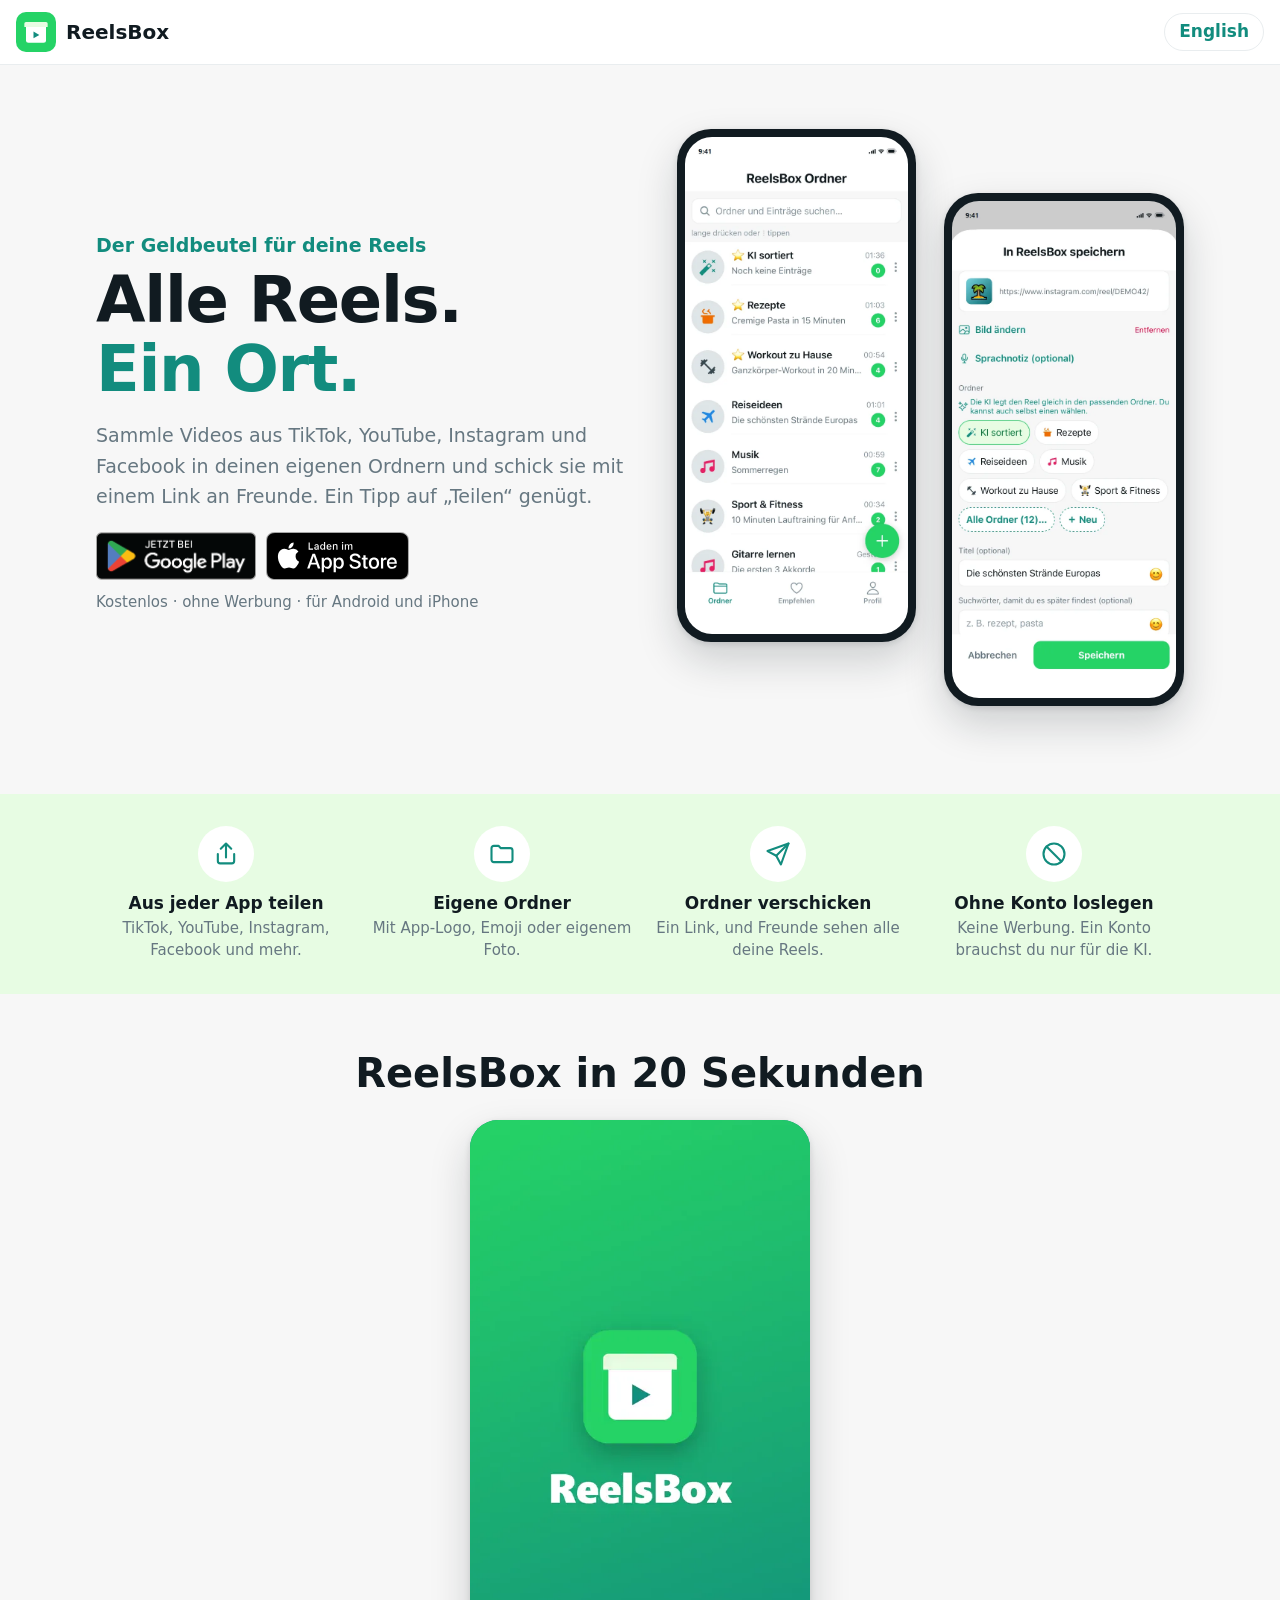
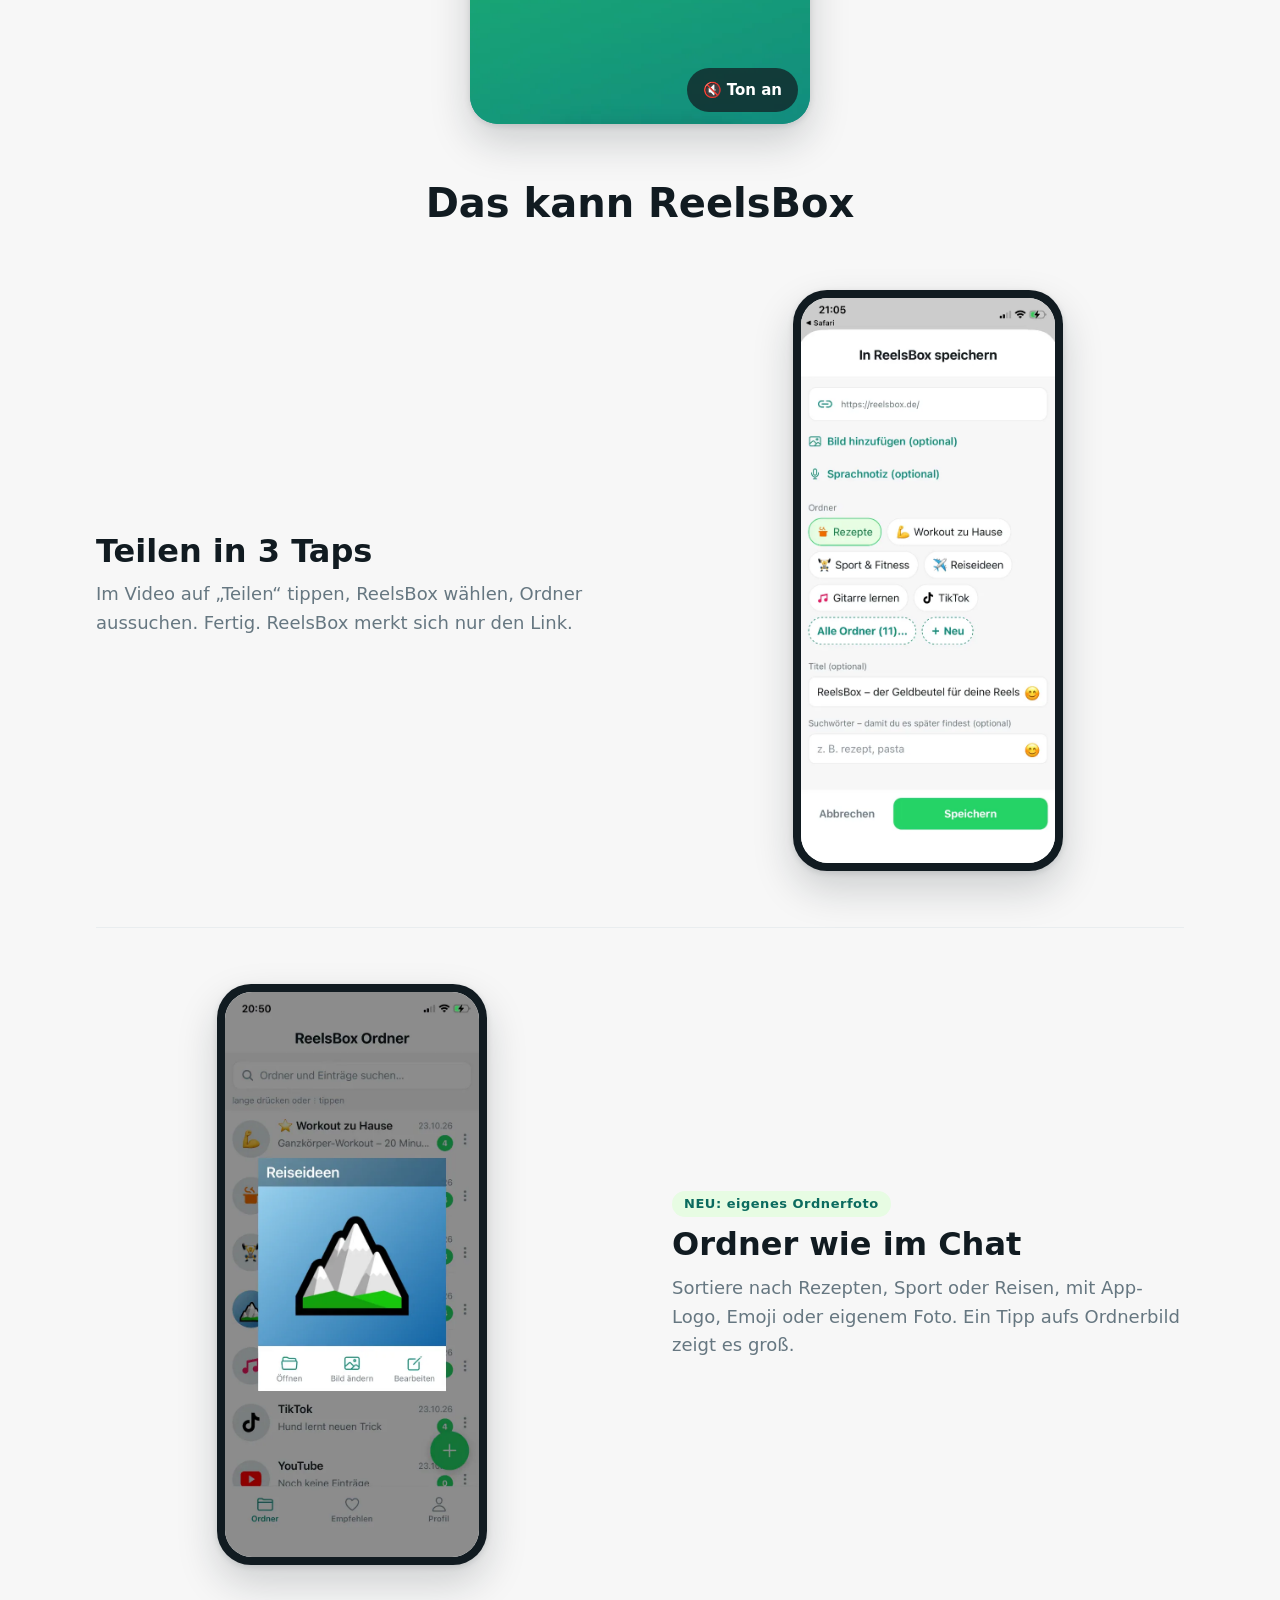
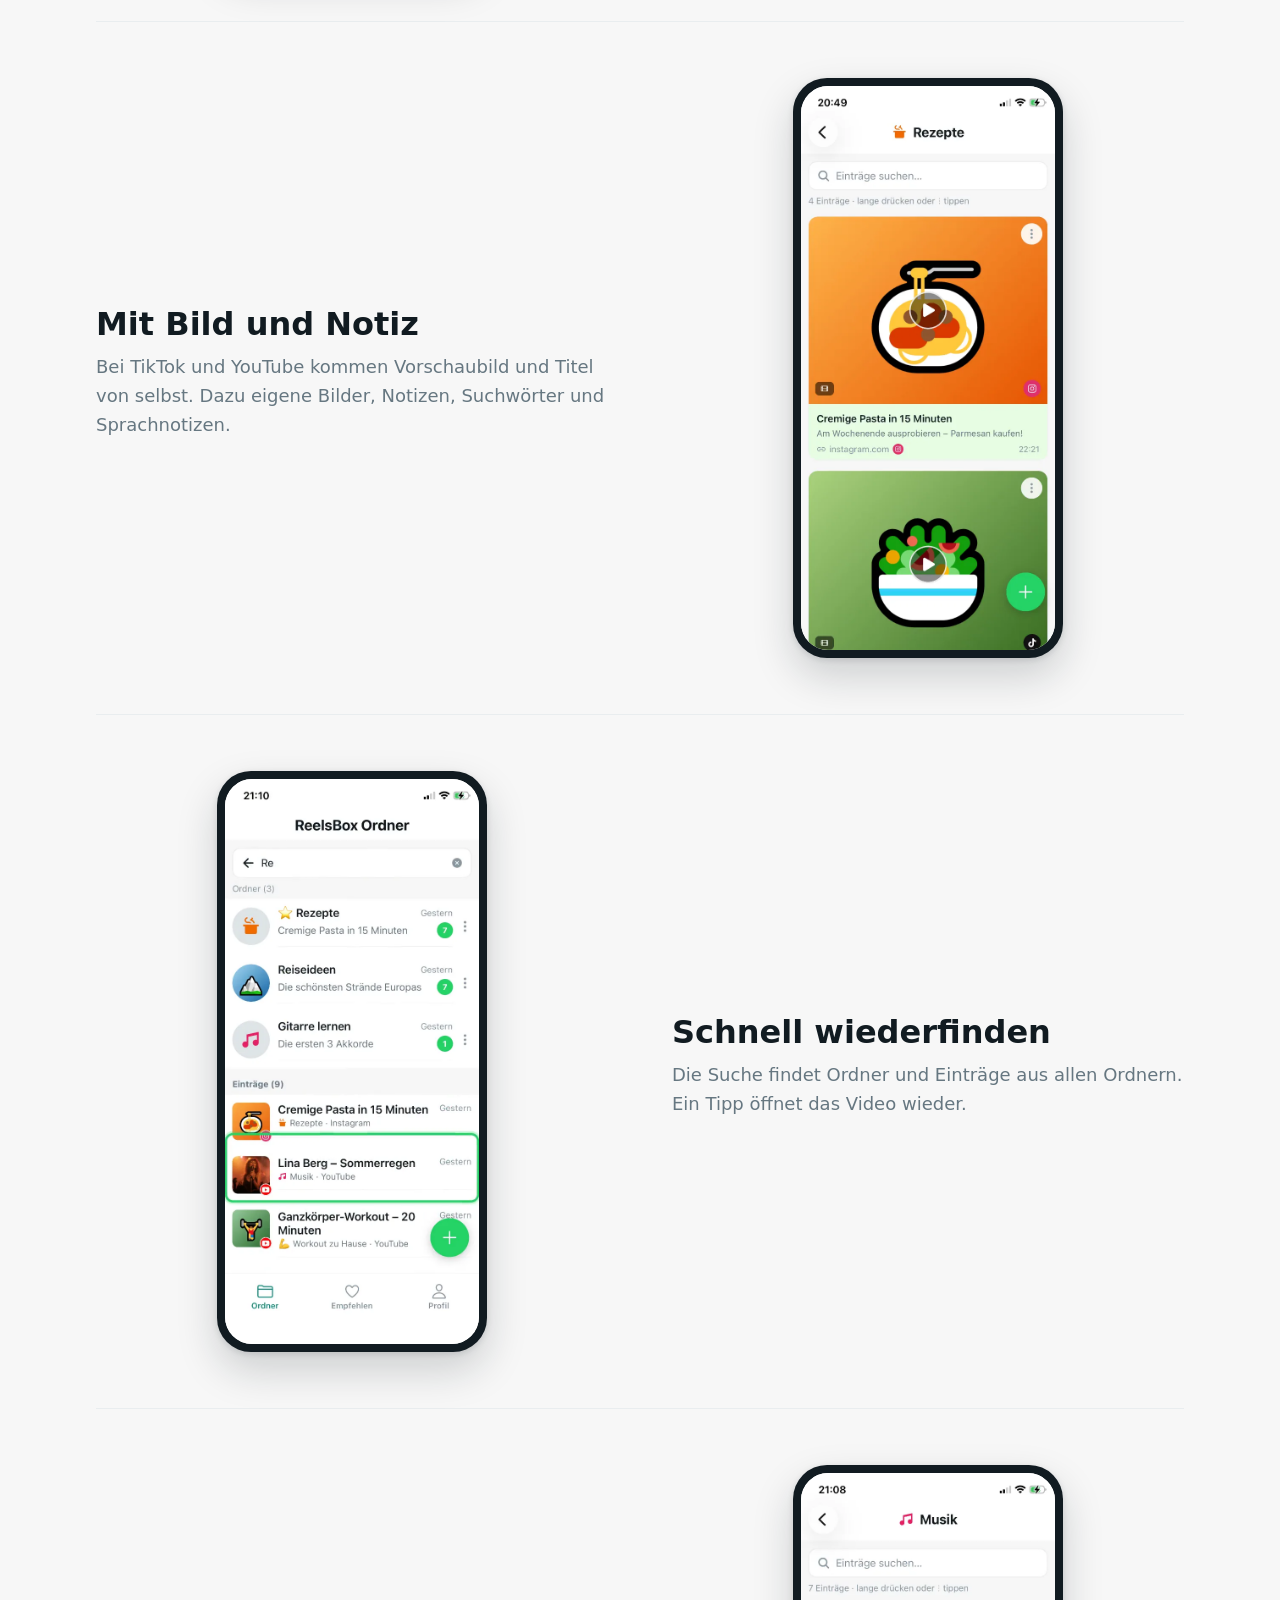
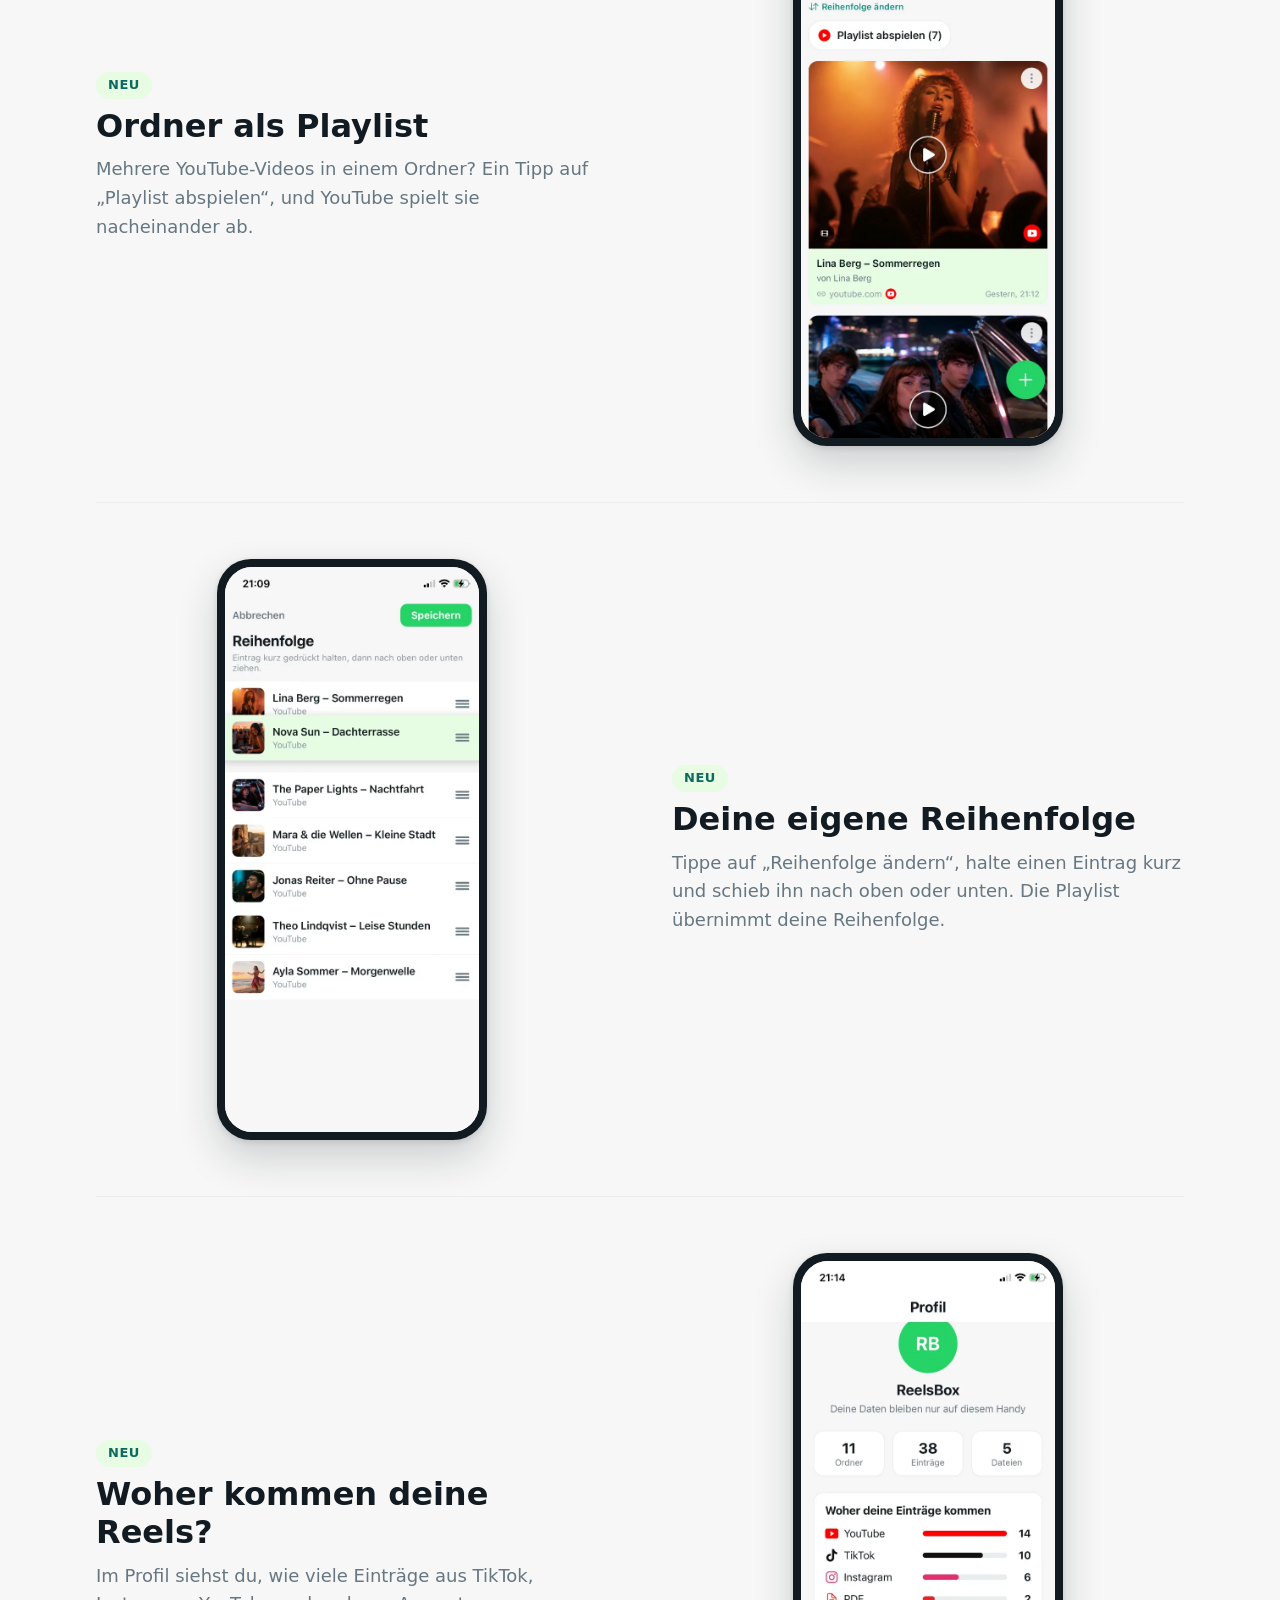
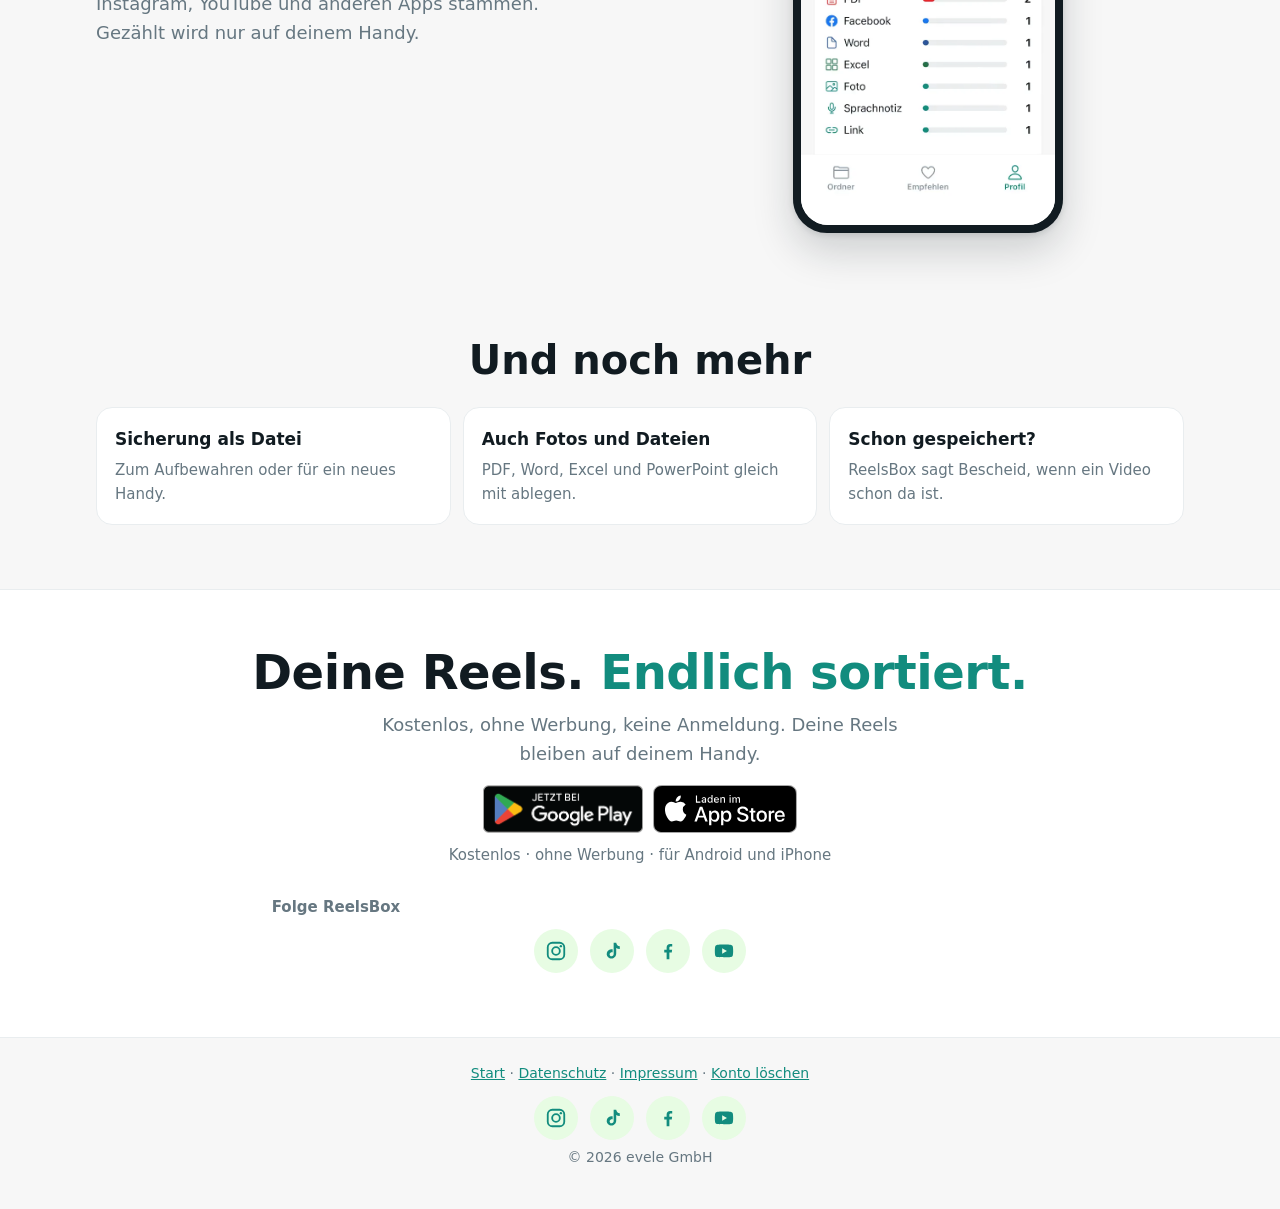
<file: index.html>
<!doctype html>
<html lang="de">
<head>
<meta charset="utf-8">
<meta name="viewport" content="width=device-width, initial-scale=1">
<title>ReelsBox, der Geldbeutel für deine Reels</title>
<meta name="description" content="Sammle Videos aus TikTok, YouTube, Instagram und Facebook an einem Ort und schick ganze Ordner mit einem Link an Freunde.">
<link rel="alternate" hreflang="de" href="https://reelsbox.de/">
<link rel="alternate" hreflang="en" href="https://reelsbox.de/en/">
<link rel="icon" href="/favicon.ico" sizes="48x48">
<link rel="icon" href="/favicon.svg" type="image/svg+xml">
<link rel="icon" href="/icon-192.png" type="image/png" sizes="192x192">
<link rel="apple-touch-icon" href="/apple-touch-icon.png">
<link rel="stylesheet" href="/style.css?v=1795488478964">
</head>
<body>
<header class="top"><a class="brand" href="/"><svg viewBox="0 0 48 48" width="40" height="40" aria-hidden="true"><rect width="48" height="48" rx="12" fill="#25D366"/><path d="M12 18h24v16a3 3 0 0 1-3 3H15a3 3 0 0 1-3-3z" fill="#fff"/><path d="M10 14a2 2 0 0 1 2-2h24a2 2 0 0 1 2 2v4H10z" fill="#E7FCE3"/><path d="M21 23.5v8l7-4z" fill="#128C7E"/></svg><span>ReelsBox</span></a><a class="lang" href="/en/" hreflang="en" lang="en">English</a></header>
<main class="home">

<section class="hero"><div class="wrap hero-grid">
  <div class="hero-text">
    <p class="kicker">Der Geldbeutel für deine Reels</p>
    <h1>Alle Reels. <span class="hl">Ein Ort.</span></h1>
    <p class="lead">Sammle Videos aus TikTok, YouTube, Instagram und Facebook in deinen eigenen Ordnern und schick sie mit einem Link an Freunde. Ein Tipp auf „Teilen“ genügt.</p>
    <div class="stores"><a href="https://play.google.com/store/apps/details?id=com.reelsbox.app&amp;hl=de" target="_blank" rel="noopener"><img src="/img/badge-play-de.png" alt="Bei Google Play laden" width="646" height="194"></a><a href="https://apps.apple.com/de/app/id6824975745" target="_blank" rel="noopener"><img src="/img/badge-appstore-de.svg" alt="Im App Store laden" width="120" height="40"></a></div>
    <p class="note">Kostenlos · ohne Werbung · für Android und iPhone</p>
  </div>
  <div class="hero-phones">
    <figure class="phone back"><img src="/img/de-hero-teilen.webp" alt="Speichern-Fenster von ReelsBox: „KI sortiert“ ist für ein geteiltes Instagram-Reel schon ausgewählt" width="600" height="1334" fetchpriority="high"></figure>
    <figure class="phone front"><img src="/img/de-hero-ordner.webp" alt="ReelsBox-Startseite mit Ordnern wie KI sortiert, Rezepte, Workout zu Hause und Reiseideen" width="600" height="1334" fetchpriority="high"></figure>
  </div>
</div></section>
<section class="band"><div class="wrap band-grid">
  <div class="band-item"><span class="band-icon"><svg viewBox="0 0 24 24" width="28" height="28" fill="none" stroke="currentColor" stroke-width="1.8" stroke-linecap="round" stroke-linejoin="round" aria-hidden="true"><path d="M12 3v12M7.5 7.5 12 3l4.5 4.5"/><path d="M5 12v6a2 2 0 0 0 2 2h10a2 2 0 0 0 2-2v-6"/></svg></span><strong>Aus jeder App teilen</strong><span>TikTok, YouTube, Instagram, Facebook und mehr.</span></div>
  <div class="band-item"><span class="band-icon"><svg viewBox="0 0 24 24" width="28" height="28" fill="none" stroke="currentColor" stroke-width="1.8" stroke-linecap="round" stroke-linejoin="round" aria-hidden="true"><path d="M3 7a2 2 0 0 1 2-2h4l2 2h8a2 2 0 0 1 2 2v8a2 2 0 0 1-2 2H5a2 2 0 0 1-2-2z"/></svg></span><strong>Eigene Ordner</strong><span>Mit App-Logo, Emoji oder eigenem Foto.</span></div>
  <div class="band-item"><span class="band-icon"><svg viewBox="0 0 24 24" width="28" height="28" fill="none" stroke="currentColor" stroke-width="1.8" stroke-linecap="round" stroke-linejoin="round" aria-hidden="true"><path d="M21 3 10.5 13.5"/><path d="M21 3 14.5 21l-4-7.5L3 9.5z"/></svg></span><strong>Ordner verschicken</strong><span>Ein Link, und Freunde sehen alle deine Reels.</span></div>
  <div class="band-item"><span class="band-icon"><svg viewBox="0 0 24 24" width="28" height="28" fill="none" stroke="currentColor" stroke-width="1.8" stroke-linecap="round" stroke-linejoin="round" aria-hidden="true"><circle cx="12" cy="12" r="9"/><path d="M5.6 5.6l12.8 12.8"/></svg></span><strong>Ohne Konto loslegen</strong><span>Keine Werbung. Ein Konto brauchst du nur für die KI.</span></div>
</div></section>
<section class="intro"><div class="wrap">
  <h2 class="section-title">ReelsBox in 20 Sekunden</h2>
  <figure class="intro-video">
    <video muted loop playsinline preload="none" poster="/img/erklaer-de.webp" data-src="/video/erklaer-de.mp4" width="540" height="960" aria-label="Erklärvideo: Songs sammeln und ordnen, Reels aus Instagram, TikTok, YouTube und Facebook speichern, suchen"></video>
    <button type="button" class="sound" data-on="Ton an" data-off="Ton aus" aria-pressed="false">🔇 Ton an</button>
  </figure>
</div></section>
<section class="features"><div class="wrap">
  <h2 class="section-title">Das kann ReelsBox</h2>
  <div class="feature">
    <div class="feature-text"><h3>Teilen in 3 Taps</h3><p>Im Video auf „Teilen“ tippen, ReelsBox wählen, Ordner aussuchen. Fertig. ReelsBox merkt sich nur den Link.</p></div>
    <div class="feature-media"><figure class="phone"><video muted loop playsinline preload="none" poster="/img/de-04-teilen.webp" data-src="/video/de-teilen.mp4" width="600" height="1334" aria-label="Speichern-Fenster mit Ordner-Auswahl, Bild und Sprachnotiz"></video></figure></div>
  </div>
  <div class="feature">
    <div class="feature-text"><span class="badge">NEU: eigenes Ordnerfoto</span><h3>Ordner wie im Chat</h3><p>Sortiere nach Rezepten, Sport oder Reisen, mit App-Logo, Emoji oder eigenem Foto. Ein Tipp aufs Ordnerbild zeigt es groß.</p></div>
    <div class="feature-media"><figure class="phone"><video muted loop playsinline preload="none" poster="/img/de-07-ordnerfoto.webp" data-src="/video/de-ordner.mp4" width="600" height="1334" aria-label="Große Vorschau des Ordnerfotos „Reiseideen“ mit den Knöpfen Öffnen, Bild ändern, Bearbeiten"></video></figure></div>
  </div>
  <div class="feature">
    <div class="feature-text"><h3>Mit Bild und Notiz</h3><p>Bei TikTok und YouTube kommen Vorschaubild und Titel von selbst. Dazu eigene Bilder, Notizen, Suchwörter und Sprachnotizen.</p></div>
    <div class="feature-media"><figure class="phone"><video muted loop playsinline preload="none" poster="/img/de-03-rezepte.webp" data-src="/video/de-rezepte.mp4" width="600" height="1334" aria-label="Ordner „Rezepte“ mit großen Karten, Vorschaubild und Notiz"></video></figure></div>
  </div>
  <div class="feature">
    <div class="feature-text"><h3>Schnell wiederfinden</h3><p>Die Suche findet Ordner und Einträge aus allen Ordnern. Ein Tipp öffnet das Video wieder.</p></div>
    <div class="feature-media"><figure class="phone"><video muted loop playsinline preload="none" poster="/img/de-05-suche.webp" data-src="/video/de-suche.mp4" width="600" height="1334" aria-label="Suche nach „Re“: Ordner und Einträge mit Vorschaubild aus allen Ordnern"></video></figure></div>
  </div>
  <div class="feature">
    <div class="feature-text"><span class="badge">NEU</span><h3>Ordner als Playlist</h3><p>Mehrere YouTube-Videos in einem Ordner? Ein Tipp auf „Playlist abspielen“, und YouTube spielt sie nacheinander ab.</p></div>
    <div class="feature-media"><figure class="phone"><video muted loop playsinline preload="none" poster="/img/de-06-playlist.webp" data-src="/video/de-playlist.mp4" width="600" height="1334" aria-label="Ordner „Musik“ mit dem Knopf „Playlist abspielen (7)“"></video></figure></div>
  </div>
  <div class="feature">
    <div class="feature-text"><span class="badge">NEU</span><h3>Deine eigene Reihenfolge</h3><p>Tippe auf „Reihenfolge ändern“, halte einen Eintrag kurz und schieb ihn nach oben oder unten. Die Playlist übernimmt deine Reihenfolge.</p></div>
    <div class="feature-media"><figure class="phone"><video muted loop playsinline preload="none" poster="/img/de-09-reihenfolge.webp" data-src="/video/de-reihenfolge.mp4" width="600" height="1334" aria-label="Reihenfolge ändern: Das Lied „Nova Sun: Dachterrasse“ wird nach oben geschoben"></video></figure></div>
  </div>
  <div class="feature">
    <div class="feature-text"><span class="badge">NEU</span><h3>Woher kommen deine Reels?</h3><p>Im Profil siehst du, wie viele Einträge aus TikTok, Instagram, YouTube und anderen Apps stammen. Gezählt wird nur auf deinem Handy.</p></div>
    <div class="feature-media"><figure class="phone"><video muted loop playsinline preload="none" poster="/img/de-08-statistik.webp" data-src="/video/de-statistik.mp4" width="600" height="1334" aria-label="Profil mit der Karte „Woher deine Einträge kommen“: Balken für YouTube, TikTok, Instagram, PDF und weitere Quellen"></video></figure></div>
  </div>
</div></section>
<section class="more"><div class="wrap">
  <h2 class="section-title">Und noch mehr</h2>
  <div class="more-grid">
    <div><strong>Sicherung als Datei</strong><span>Zum Aufbewahren oder für ein neues Handy.</span></div>
    <div><strong>Auch Fotos und Dateien</strong><span>PDF, Word, Excel und PowerPoint gleich mit ablegen.</span></div>
    <div><strong>Schon gespeichert?</strong><span>ReelsBox sagt Bescheid, wenn ein Video schon da ist.</span></div>
  </div>
</div></section>
<section class="cta"><div class="wrap">
  <h2>Deine Reels. <span class="hl">Endlich sortiert.</span></h2>
  <p>Kostenlos, ohne Werbung, keine Anmeldung. Deine Reels bleiben auf deinem Handy.</p>
  <div class="stores"><a href="https://play.google.com/store/apps/details?id=com.reelsbox.app&amp;hl=de" target="_blank" rel="noopener"><img src="/img/badge-play-de.png" alt="Bei Google Play laden" width="646" height="194"></a><a href="https://apps.apple.com/de/app/id6824975745" target="_blank" rel="noopener"><img src="/img/badge-appstore-de.svg" alt="Im App Store laden" width="120" height="40"></a></div>
  <p class="note">Kostenlos · ohne Werbung · für Android und iPhone</p>
  <p class="follow">Folge ReelsBox</p>
  <div class="social"><a href="https://www.instagram.com/reelsboxapp/" target="_blank" rel="noopener" aria-label="Instagram" title="Instagram"><svg viewBox="0 0 24 24" width="22" height="22" aria-hidden="true"><rect x="3" y="3" width="18" height="18" rx="5" fill="none" stroke="currentColor" stroke-width="2"/><circle cx="12" cy="12" r="4.2" fill="none" stroke="currentColor" stroke-width="2"/><circle cx="17.3" cy="6.7" r="1.3" fill="currentColor"/></svg></a><a href="https://www.tiktok.com/@reelsboxapp" target="_blank" rel="noopener" aria-label="TikTok" title="TikTok"><svg viewBox="0 0 24 24" width="22" height="22" aria-hidden="true"><path fill="currentColor" d="M16.6 3c.3 2.2 1.6 3.6 3.9 3.8v3.1c-1.4.1-2.6-.3-3.9-1.1v5.9c0 4-3.8 6.4-7.2 5.1-2.4-.9-3.7-3.5-3-6 .8-2.8 3.6-4.3 6.3-3.6v3.2c-1.3-.5-2.8.2-3.2 1.5-.4 1.4.6 2.9 2.1 2.9 1.3 0 2.2-1 2.2-2.4V3z"/></svg></a><a href="https://www.facebook.com/1409324085595600" target="_blank" rel="noopener" aria-label="Facebook" title="Facebook"><svg viewBox="0 0 24 24" width="22" height="22" aria-hidden="true"><path fill="currentColor" d="M13.5 21v-7.5h2.6l.4-3h-3V8.6c0-.9.3-1.5 1.5-1.5h1.6V4.4c-.3 0-1.2-.1-2.3-.1-2.3 0-3.8 1.4-3.8 3.9v2.3H7.9v3h2.6V21z"/></svg></a><a href="https://www.youtube.com/@reelsbox_app" target="_blank" rel="noopener" aria-label="YouTube" title="YouTube"><svg viewBox="0 0 24 24" width="22" height="22" aria-hidden="true"><path fill="currentColor" d="M21.6 7.2a2.5 2.5 0 0 0-1.8-1.8C18.2 5 12 5 12 5s-6.2 0-7.8.4A2.5 2.5 0 0 0 2.4 7.2C2 8.8 2 12 2 12s0 3.2.4 4.8a2.5 2.5 0 0 0 1.8 1.8C5.8 19 12 19 12 19s6.2 0 7.8-.4a2.5 2.5 0 0 0 1.8-1.8c.4-1.6.4-4.8.4-4.8s0-3.2-.4-4.8zM10 15V9l5.2 3z"/></svg></a></div>
</div></section>
<script>
(function(){var v=document.querySelectorAll('video[data-src]');if(!v.length)return;
var calm=window.matchMedia&&matchMedia('(prefers-reduced-motion: reduce)').matches;
function load(el){if(!el.src){el.src=el.getAttribute('data-src');}if(!calm){el.play().catch(function(){});}}
if(!('IntersectionObserver' in window)){v.forEach(load);return;}
var io=new IntersectionObserver(function(es){es.forEach(function(e){if(e.isIntersecting){load(e.target);}else if(e.target.src){e.target.pause();}});},{rootMargin:'200px'});
v.forEach(function(el){io.observe(el);});})();
(function(){var b=document.querySelector('.sound');if(!b)return;var v=b.parentNode.querySelector('video');
b.addEventListener('click',function(){if(!v.src){v.src=v.getAttribute('data-src');}var on=v.muted;v.muted=!on;
if(on){v.currentTime=0;}v.play().catch(function(){});b.setAttribute('aria-pressed',on?'true':'false');
b.textContent=(on?'🔊 ':'🔇 ')+(on?b.getAttribute('data-off'):b.getAttribute('data-on'));});})();
</script>
</main>
<footer>
<a href="/">Start</a> · <a href="/datenschutz/">Datenschutz</a> · <a href="/impressum/">Impressum</a> · <a href="/konto-loeschen/">Konto löschen</a>
<div class="social"><a href="https://www.instagram.com/reelsboxapp/" target="_blank" rel="noopener" aria-label="Instagram" title="Instagram"><svg viewBox="0 0 24 24" width="22" height="22" aria-hidden="true"><rect x="3" y="3" width="18" height="18" rx="5" fill="none" stroke="currentColor" stroke-width="2"/><circle cx="12" cy="12" r="4.2" fill="none" stroke="currentColor" stroke-width="2"/><circle cx="17.3" cy="6.7" r="1.3" fill="currentColor"/></svg></a><a href="https://www.tiktok.com/@reelsboxapp" target="_blank" rel="noopener" aria-label="TikTok" title="TikTok"><svg viewBox="0 0 24 24" width="22" height="22" aria-hidden="true"><path fill="currentColor" d="M16.6 3c.3 2.2 1.6 3.6 3.9 3.8v3.1c-1.4.1-2.6-.3-3.9-1.1v5.9c0 4-3.8 6.4-7.2 5.1-2.4-.9-3.7-3.5-3-6 .8-2.8 3.6-4.3 6.3-3.6v3.2c-1.3-.5-2.8.2-3.2 1.5-.4 1.4.6 2.9 2.1 2.9 1.3 0 2.2-1 2.2-2.4V3z"/></svg></a><a href="https://www.facebook.com/1409324085595600" target="_blank" rel="noopener" aria-label="Facebook" title="Facebook"><svg viewBox="0 0 24 24" width="22" height="22" aria-hidden="true"><path fill="currentColor" d="M13.5 21v-7.5h2.6l.4-3h-3V8.6c0-.9.3-1.5 1.5-1.5h1.6V4.4c-.3 0-1.2-.1-2.3-.1-2.3 0-3.8 1.4-3.8 3.9v2.3H7.9v3h2.6V21z"/></svg></a><a href="https://www.youtube.com/@reelsbox_app" target="_blank" rel="noopener" aria-label="YouTube" title="YouTube"><svg viewBox="0 0 24 24" width="22" height="22" aria-hidden="true"><path fill="currentColor" d="M21.6 7.2a2.5 2.5 0 0 0-1.8-1.8C18.2 5 12 5 12 5s-6.2 0-7.8.4A2.5 2.5 0 0 0 2.4 7.2C2 8.8 2 12 2 12s0 3.2.4 4.8a2.5 2.5 0 0 0 1.8 1.8C5.8 19 12 19 12 19s6.2 0 7.8-.4a2.5 2.5 0 0 0 1.8-1.8c.4-1.6.4-4.8.4-4.8s0-3.2-.4-4.8zM10 15V9l5.2 3z"/></svg></a></div>
<div class="small">© 2026 evele GmbH</div>
</footer>
</body>
</html>
</file>
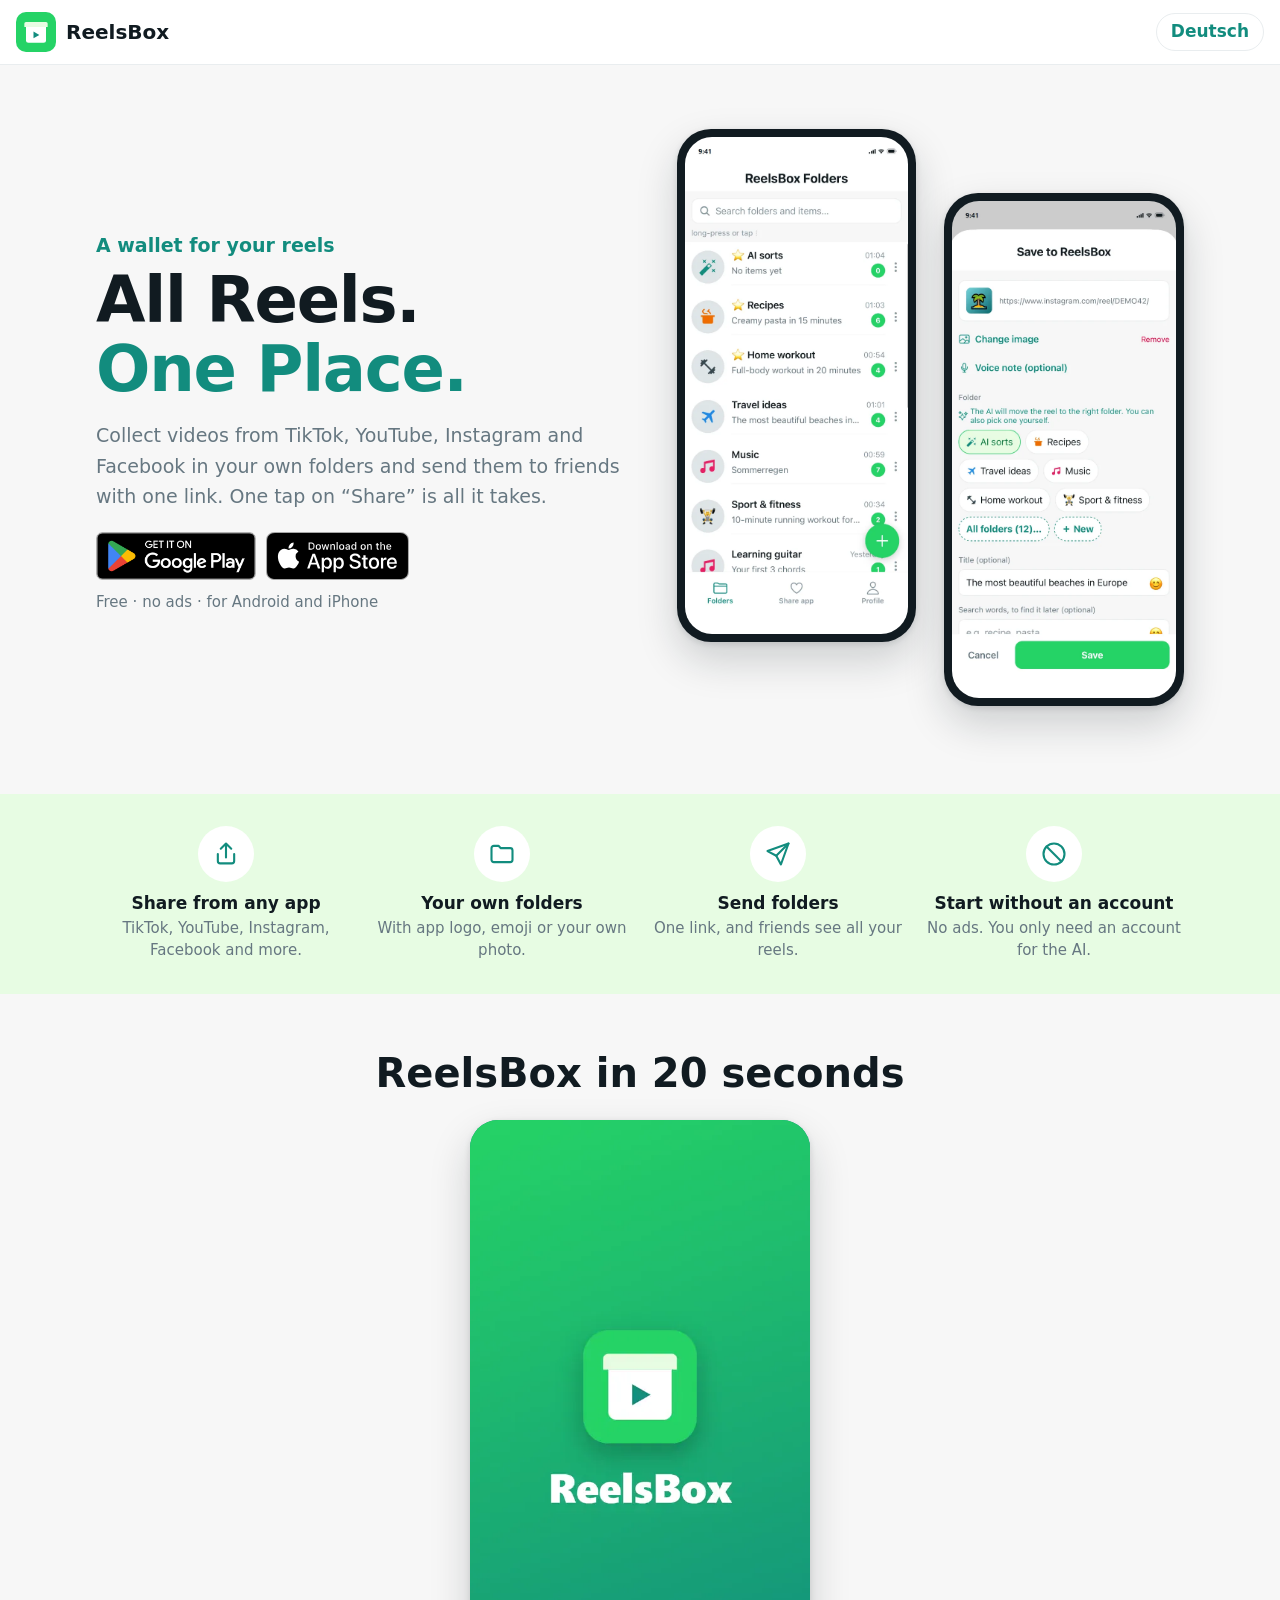
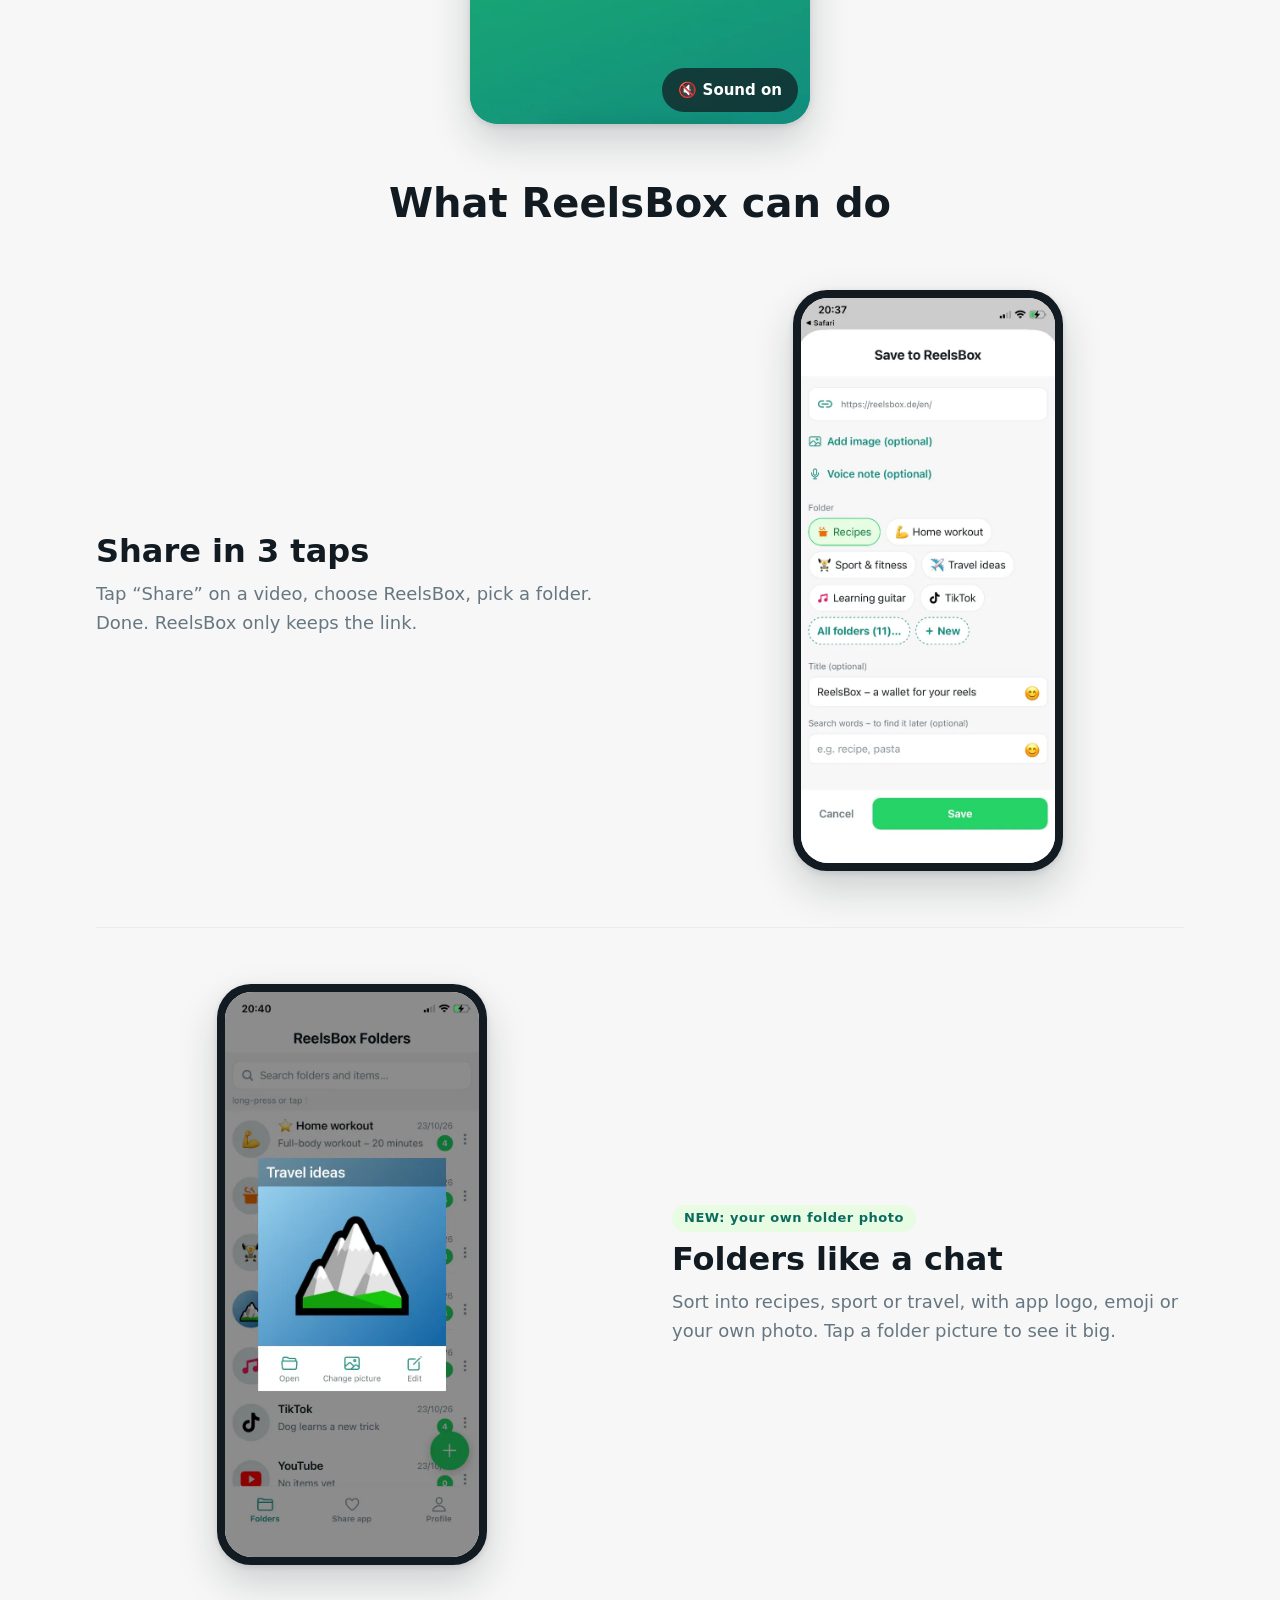
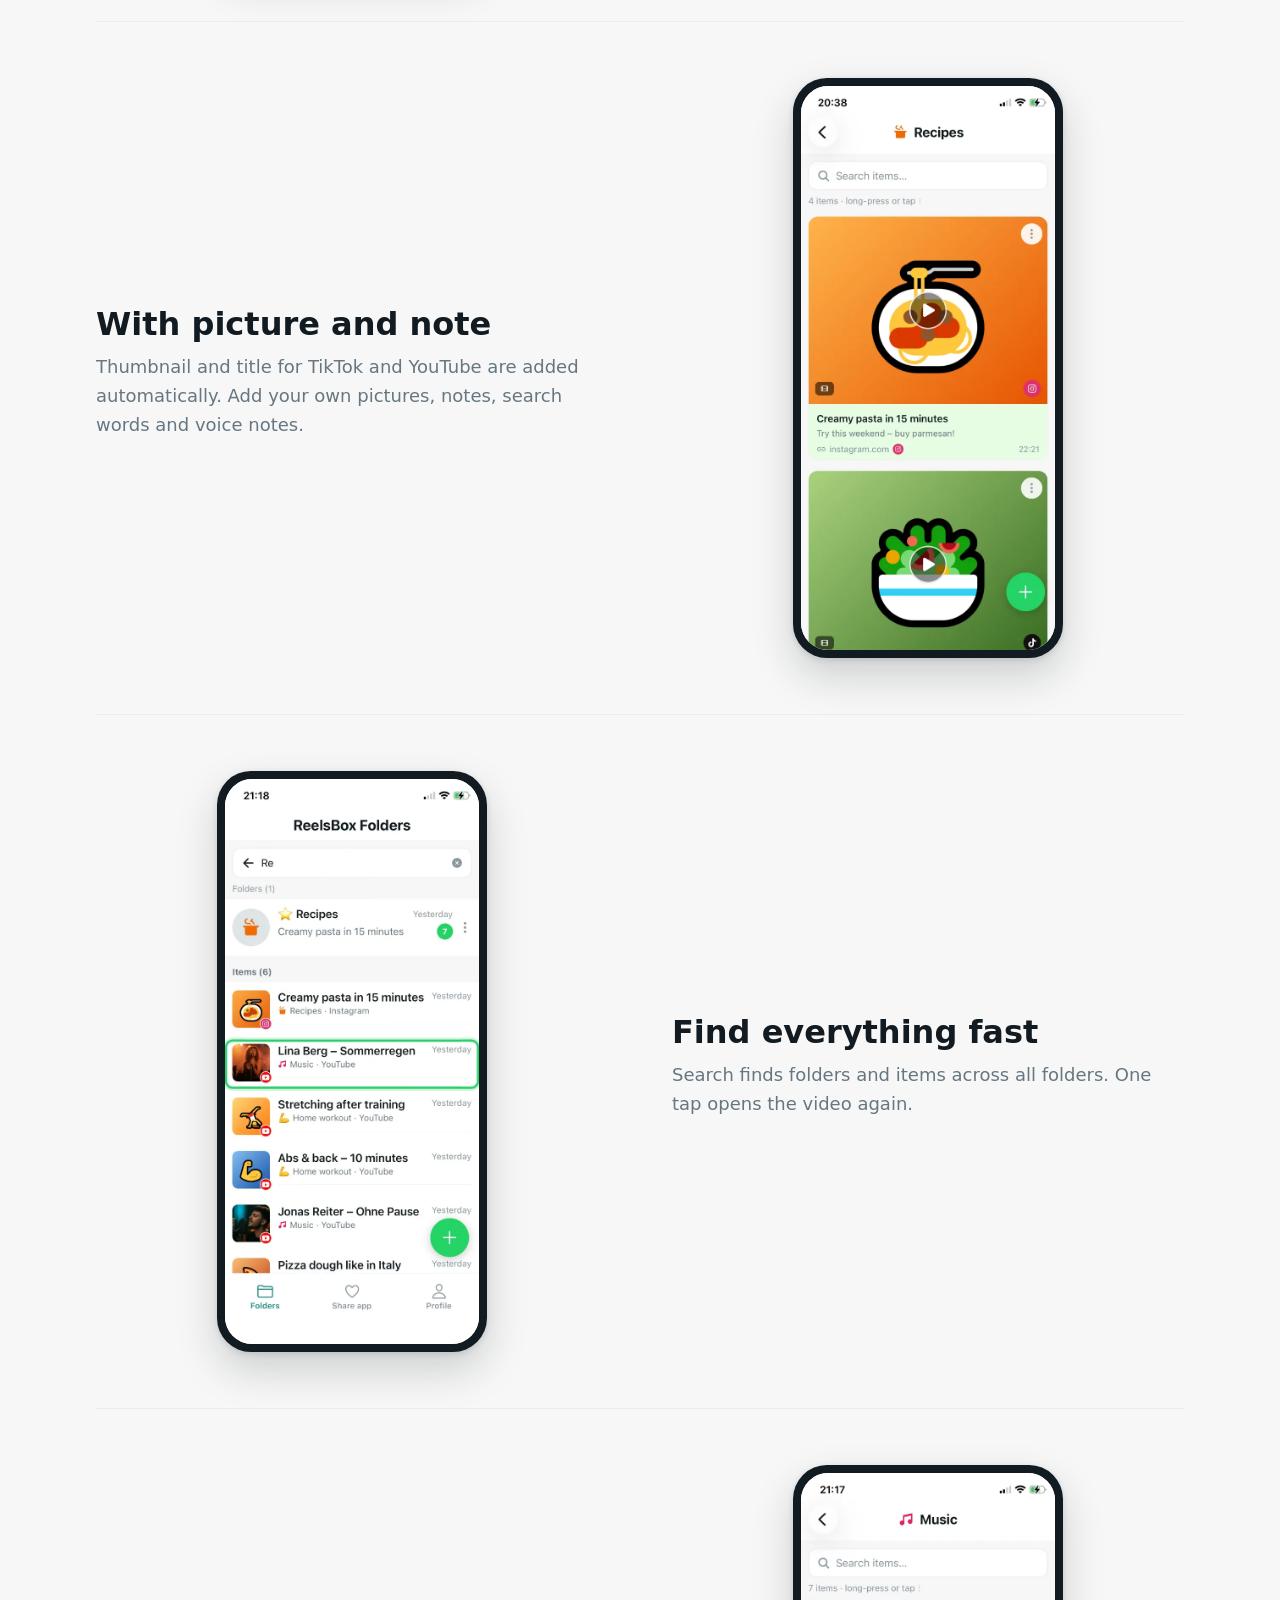
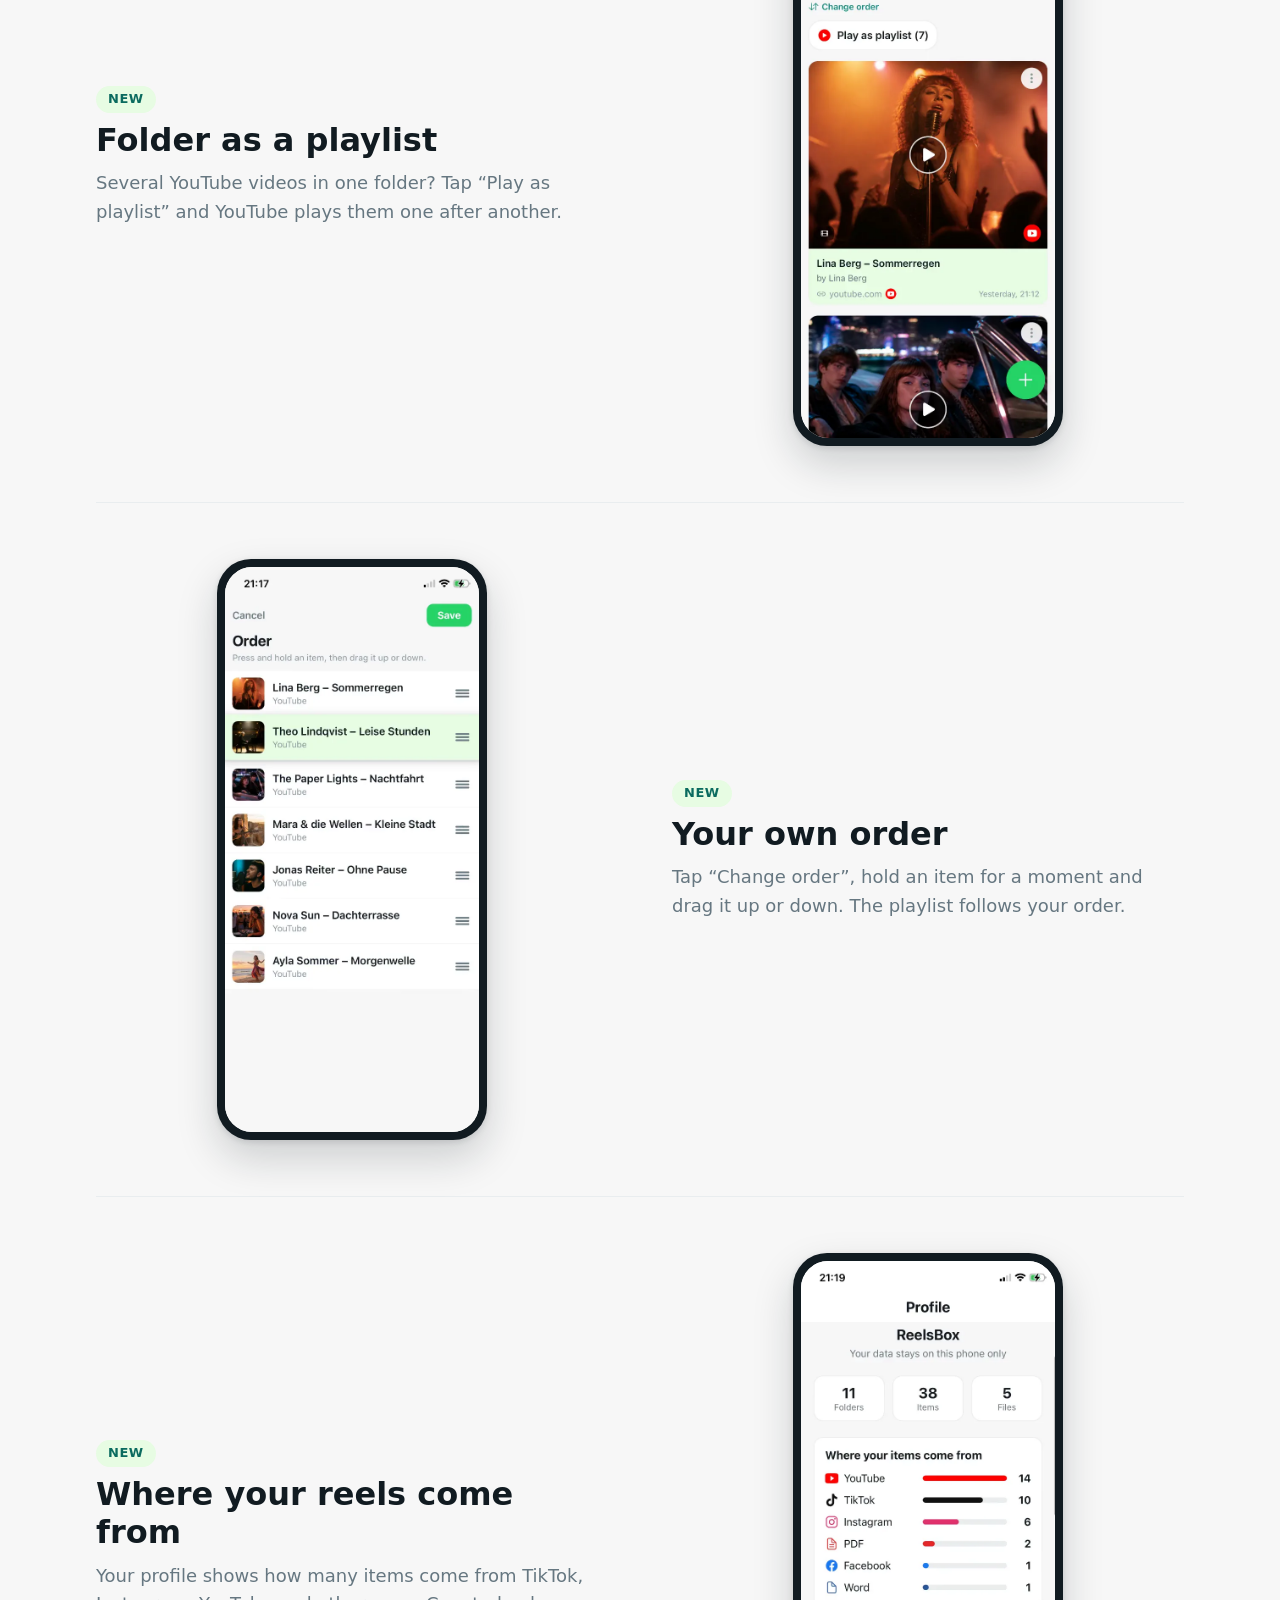
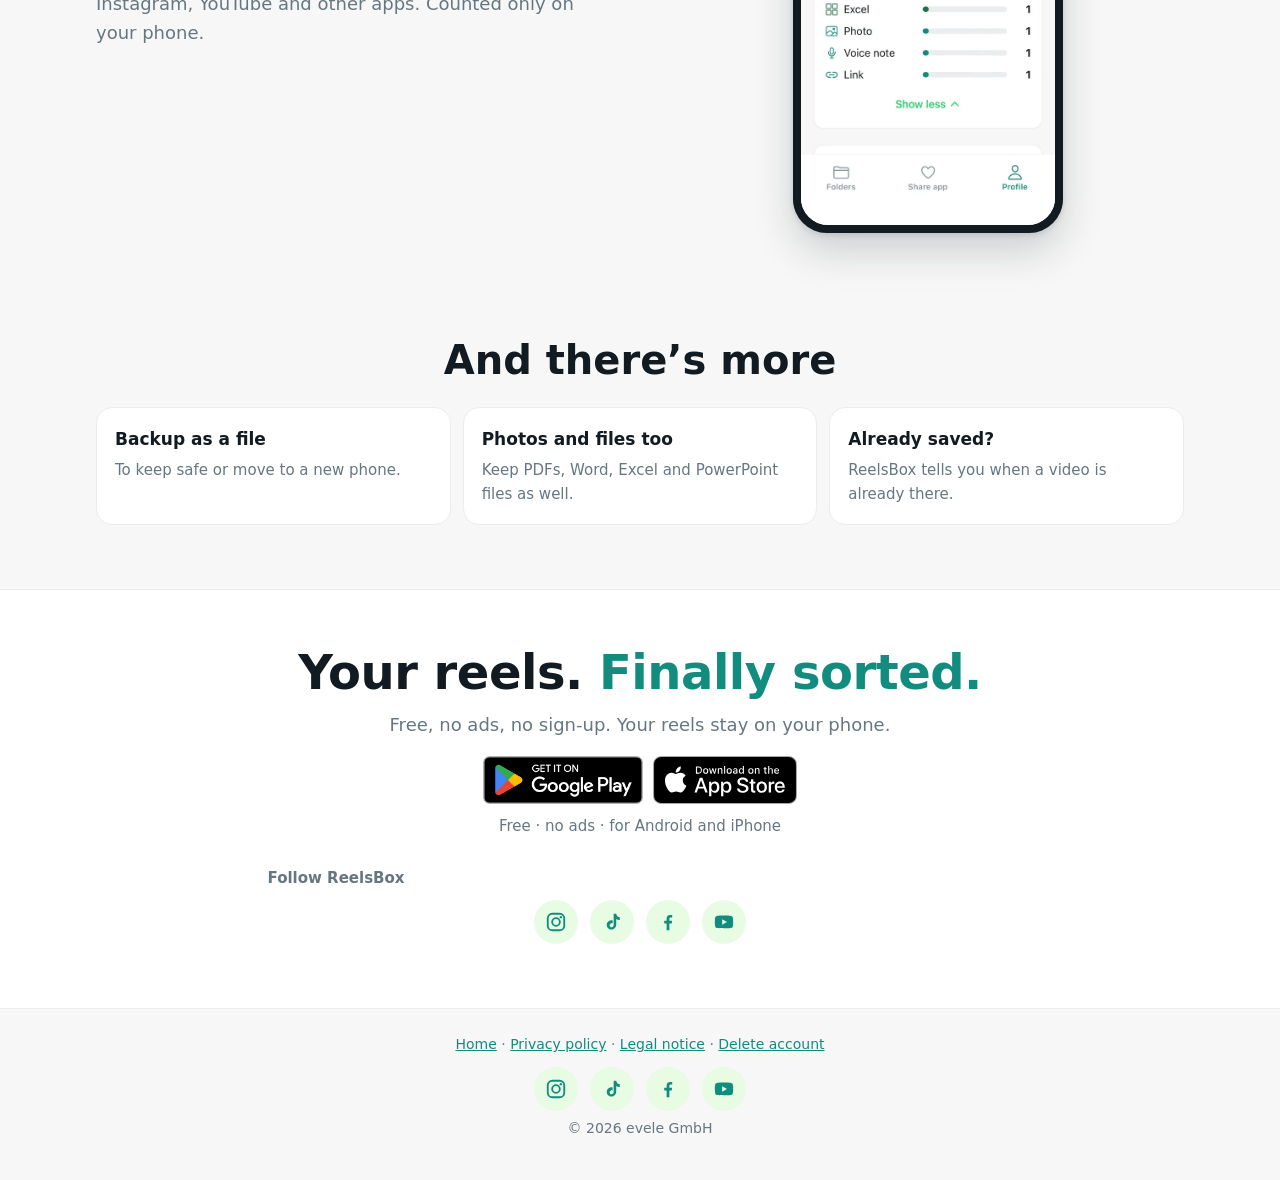
<file: app/index.html>
<!doctype html>
<html lang="de"><head><meta charset="utf-8"><meta name="viewport" content="width=device-width,initial-scale=1">
<meta name="robots" content="noindex"><title>ReelsBox</title>
<script>
(function(){var ua=navigator.userAgent||'',q=new URLSearchParams(location.search),src=(q.get('src')||'web').replace(/[^a-z0-9_-]/gi,'');
var de=/^de/i.test(navigator.language||'');
var ios=/iPhone|iPad|iPod/.test(ua)||(/Macintosh/.test(ua)&&'ontouchend' in document);
var to=/Android/i.test(ua)?'https://play.google.com/store/apps/details?id=com.reelsbox.app&referrer='+encodeURIComponent('utm_source='+src+'&utm_medium=ad&utm_campaign='+src)
  :ios?(de?'https://apps.apple.com/de/app/id6824975745':'https://apps.apple.com/app/id6824975745')+'?pt=123179982&ct='+encodeURIComponent(src)+'&mt=8':(de?'/':'/en/');
location.replace(to);})();
</script></head>
<body style="font-family:system-ui,sans-serif;text-align:center;padding:40px 16px">
<p>ReelsBox</p>
<p><a href="https://play.google.com/store/apps/details?id=com.reelsbox.app">Google Play</a> · <a href="https://apps.apple.com/app/id6824975745">App Store</a></p>
</body></html>
</file>
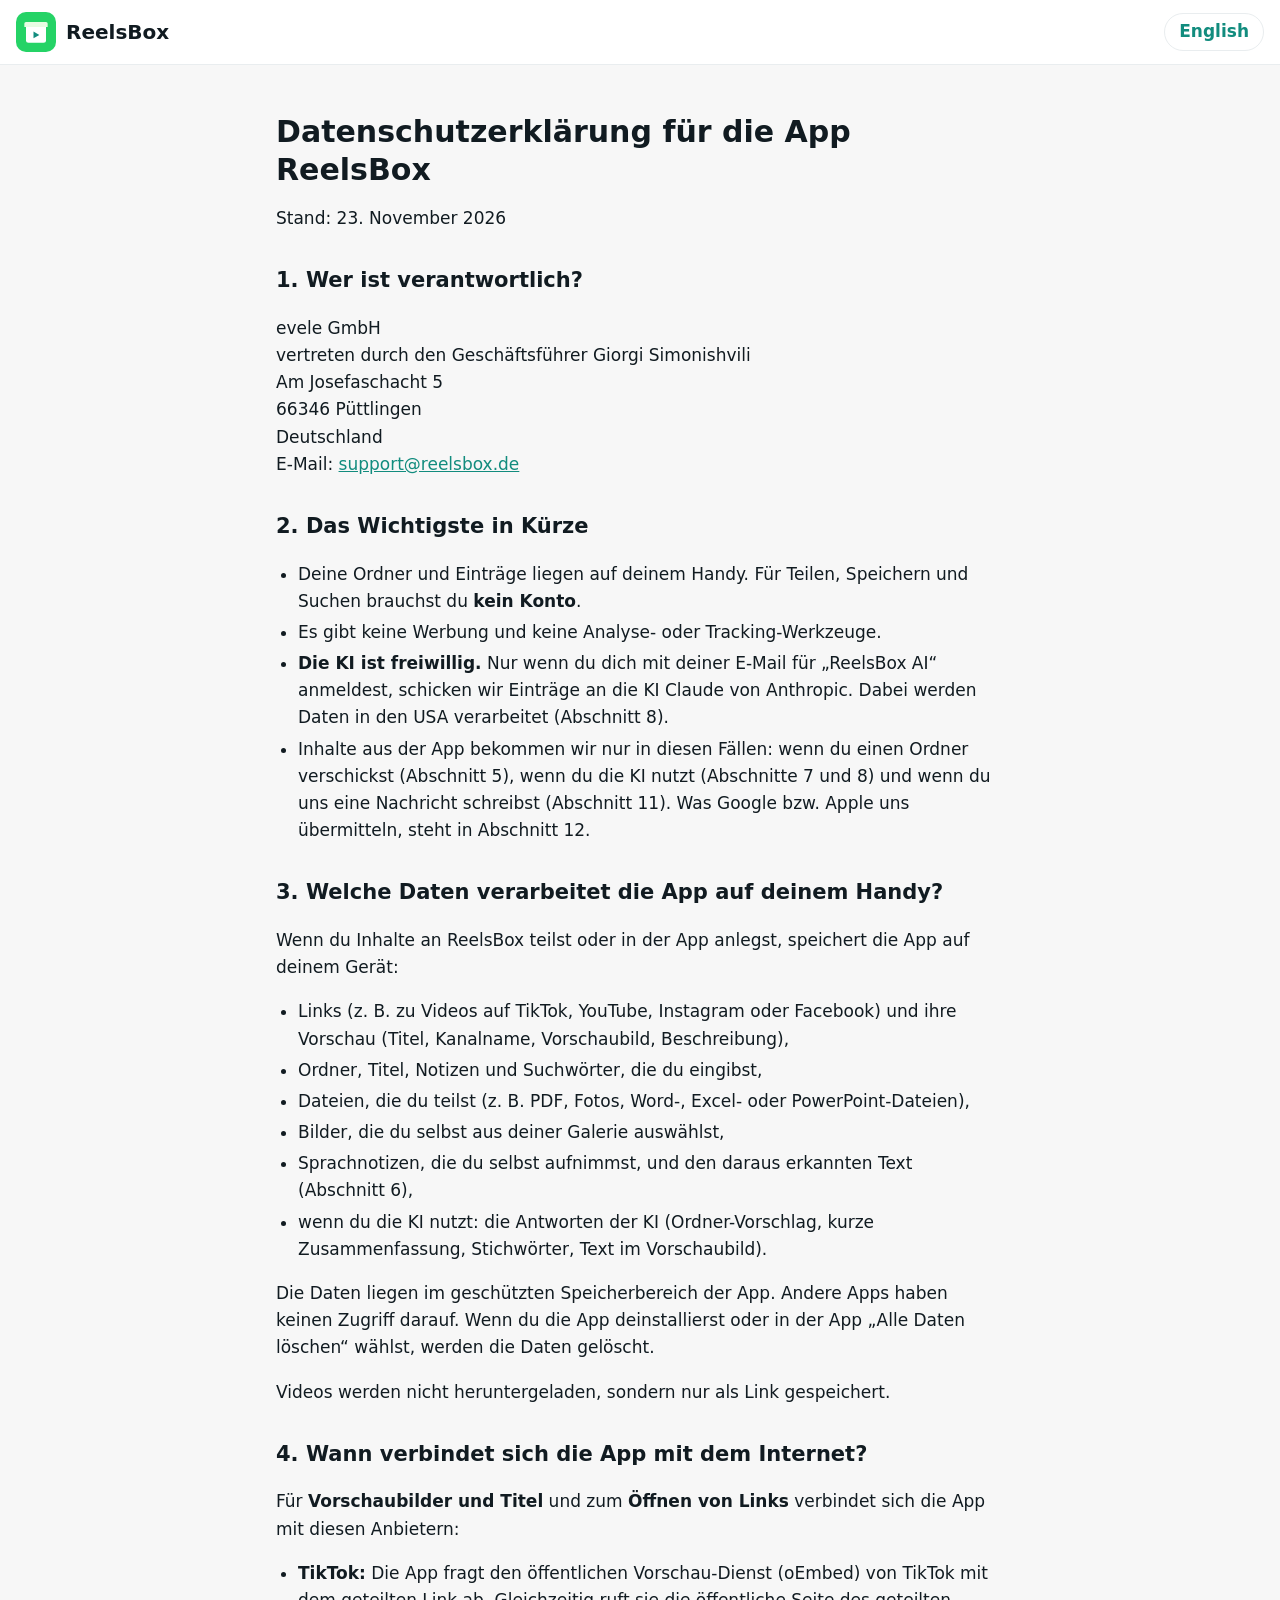
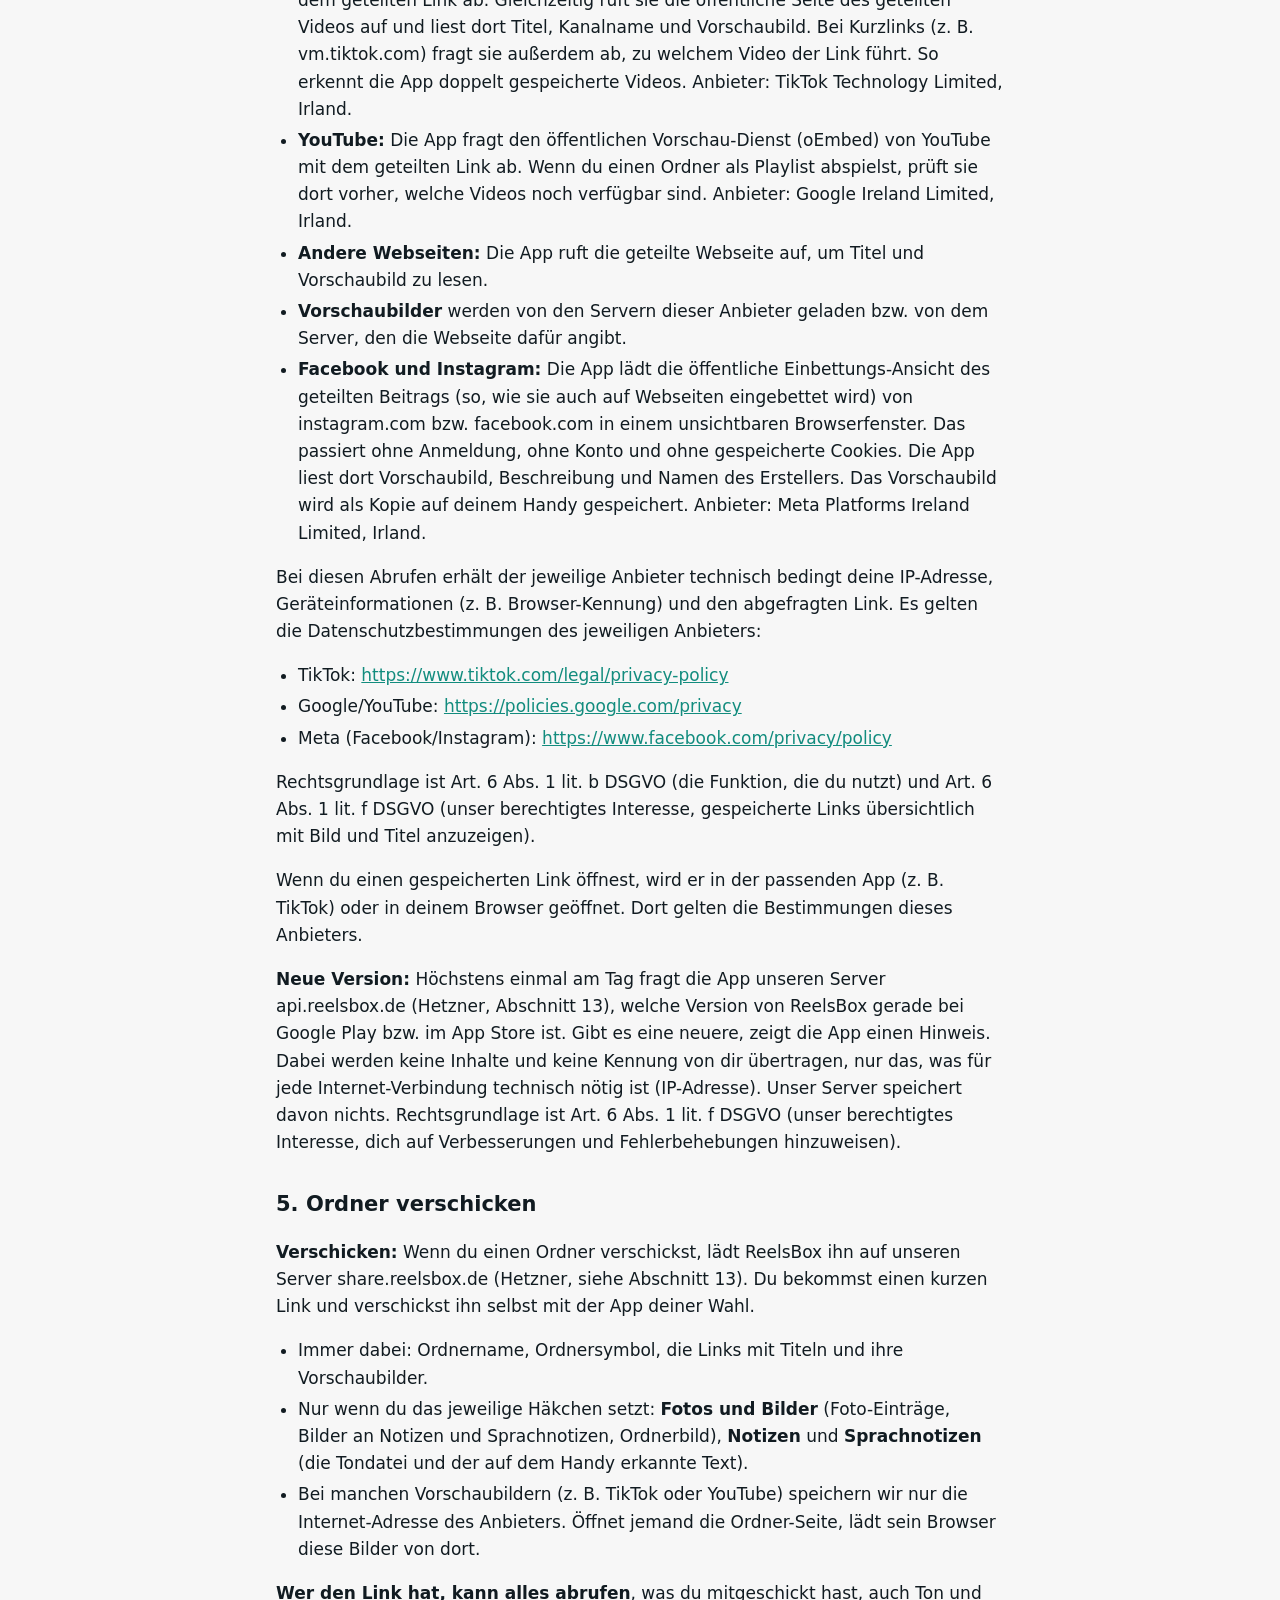
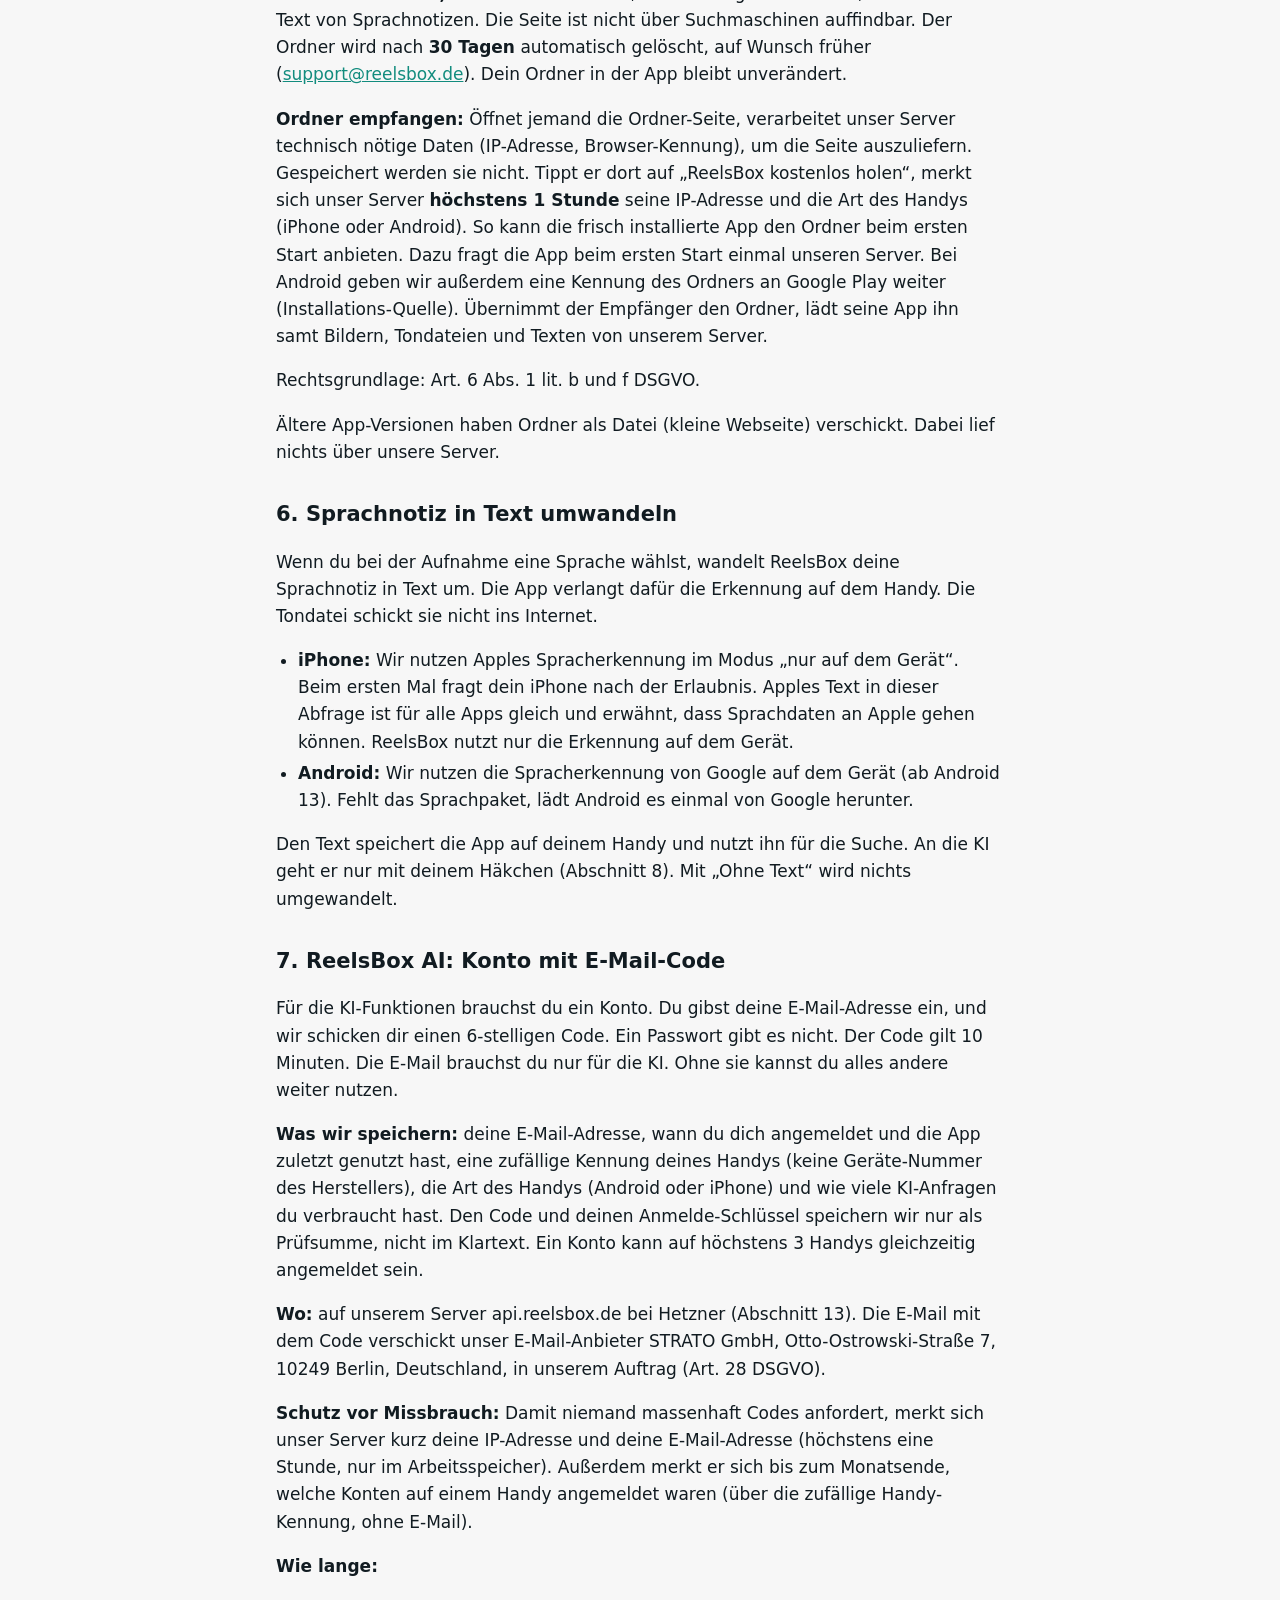
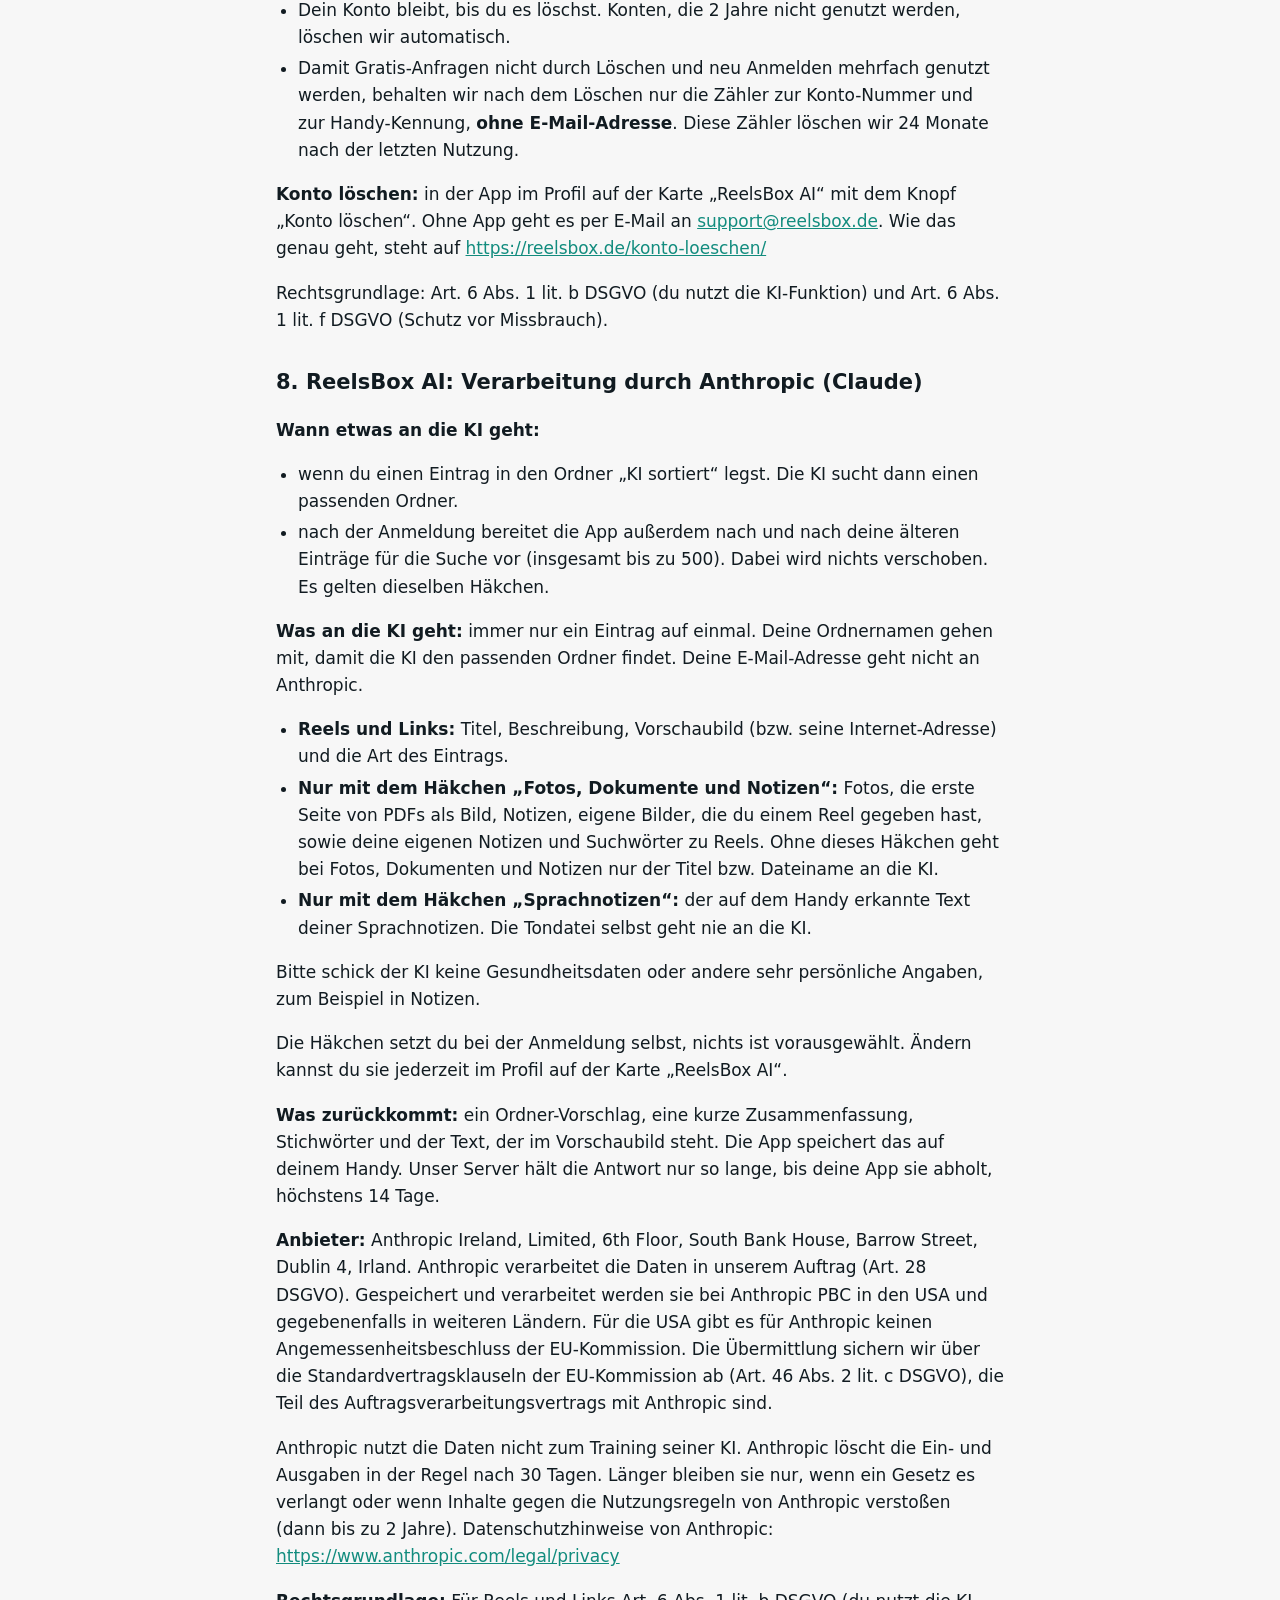
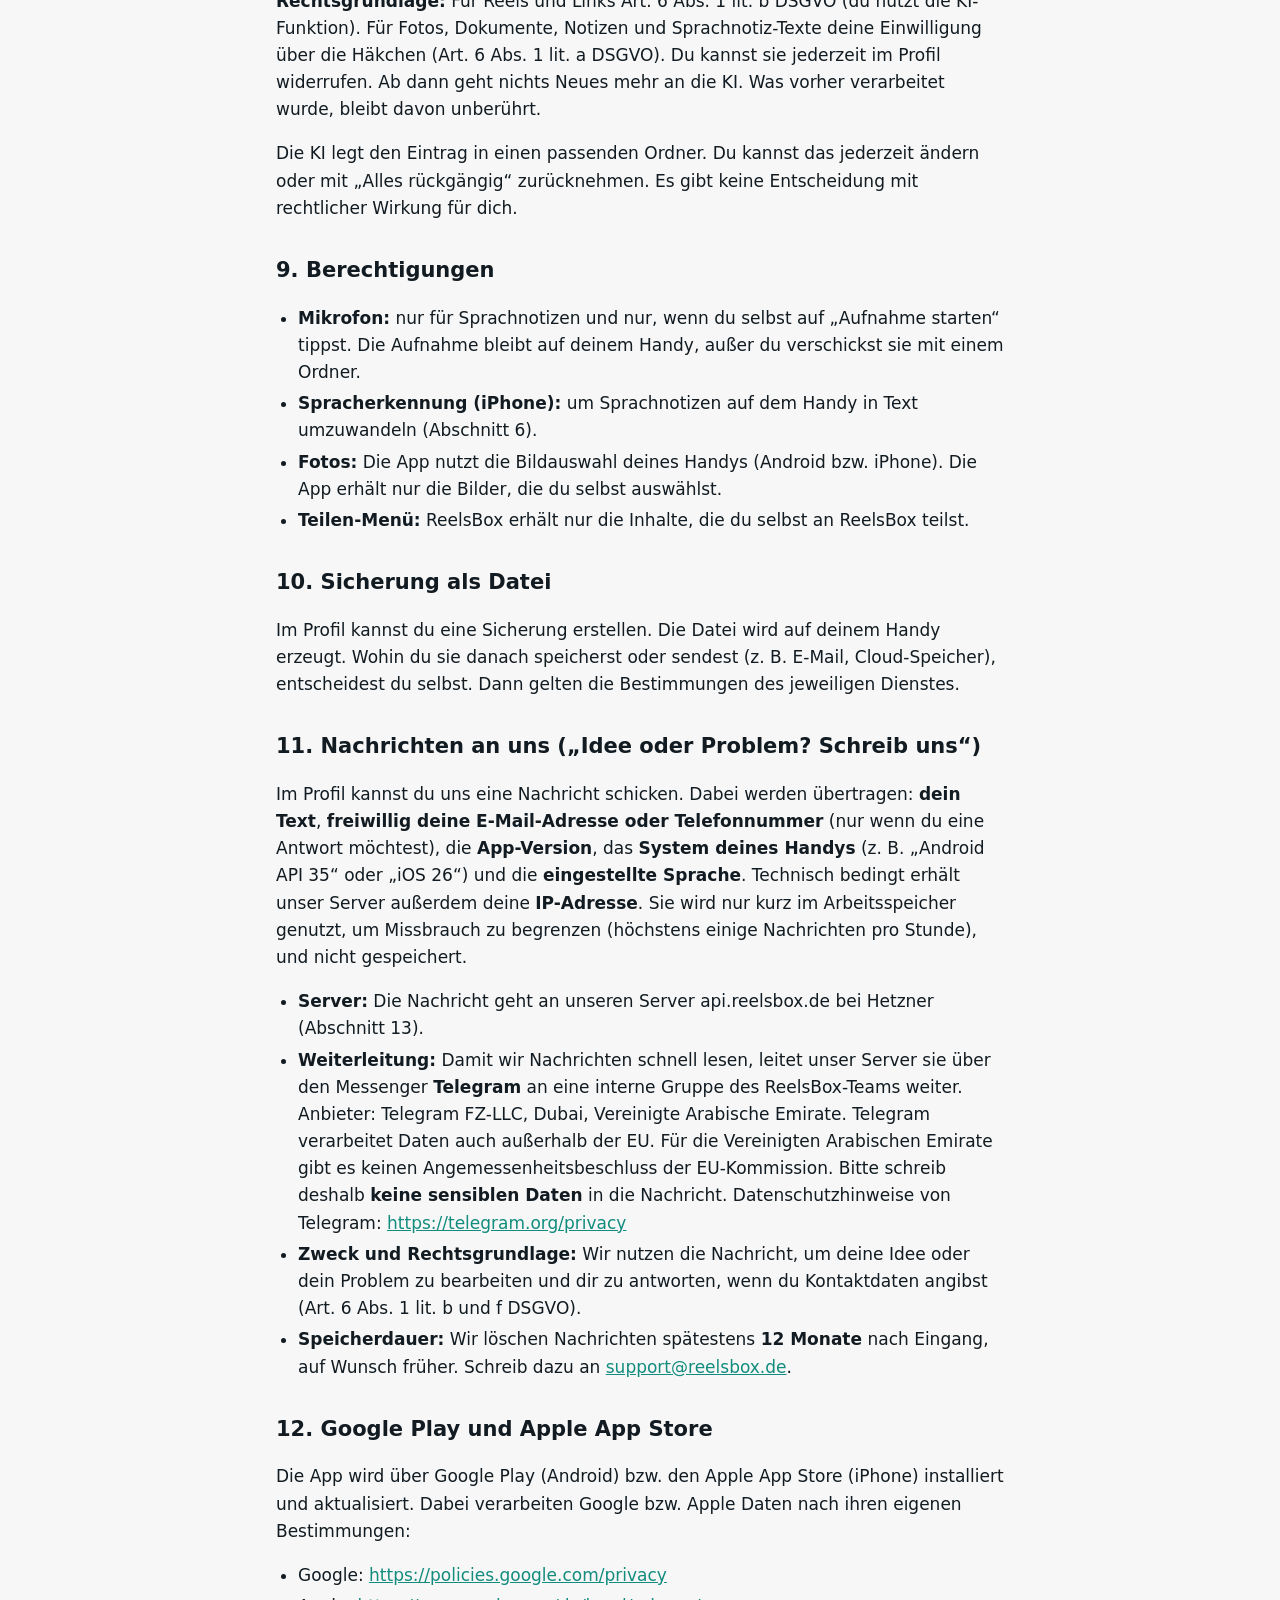
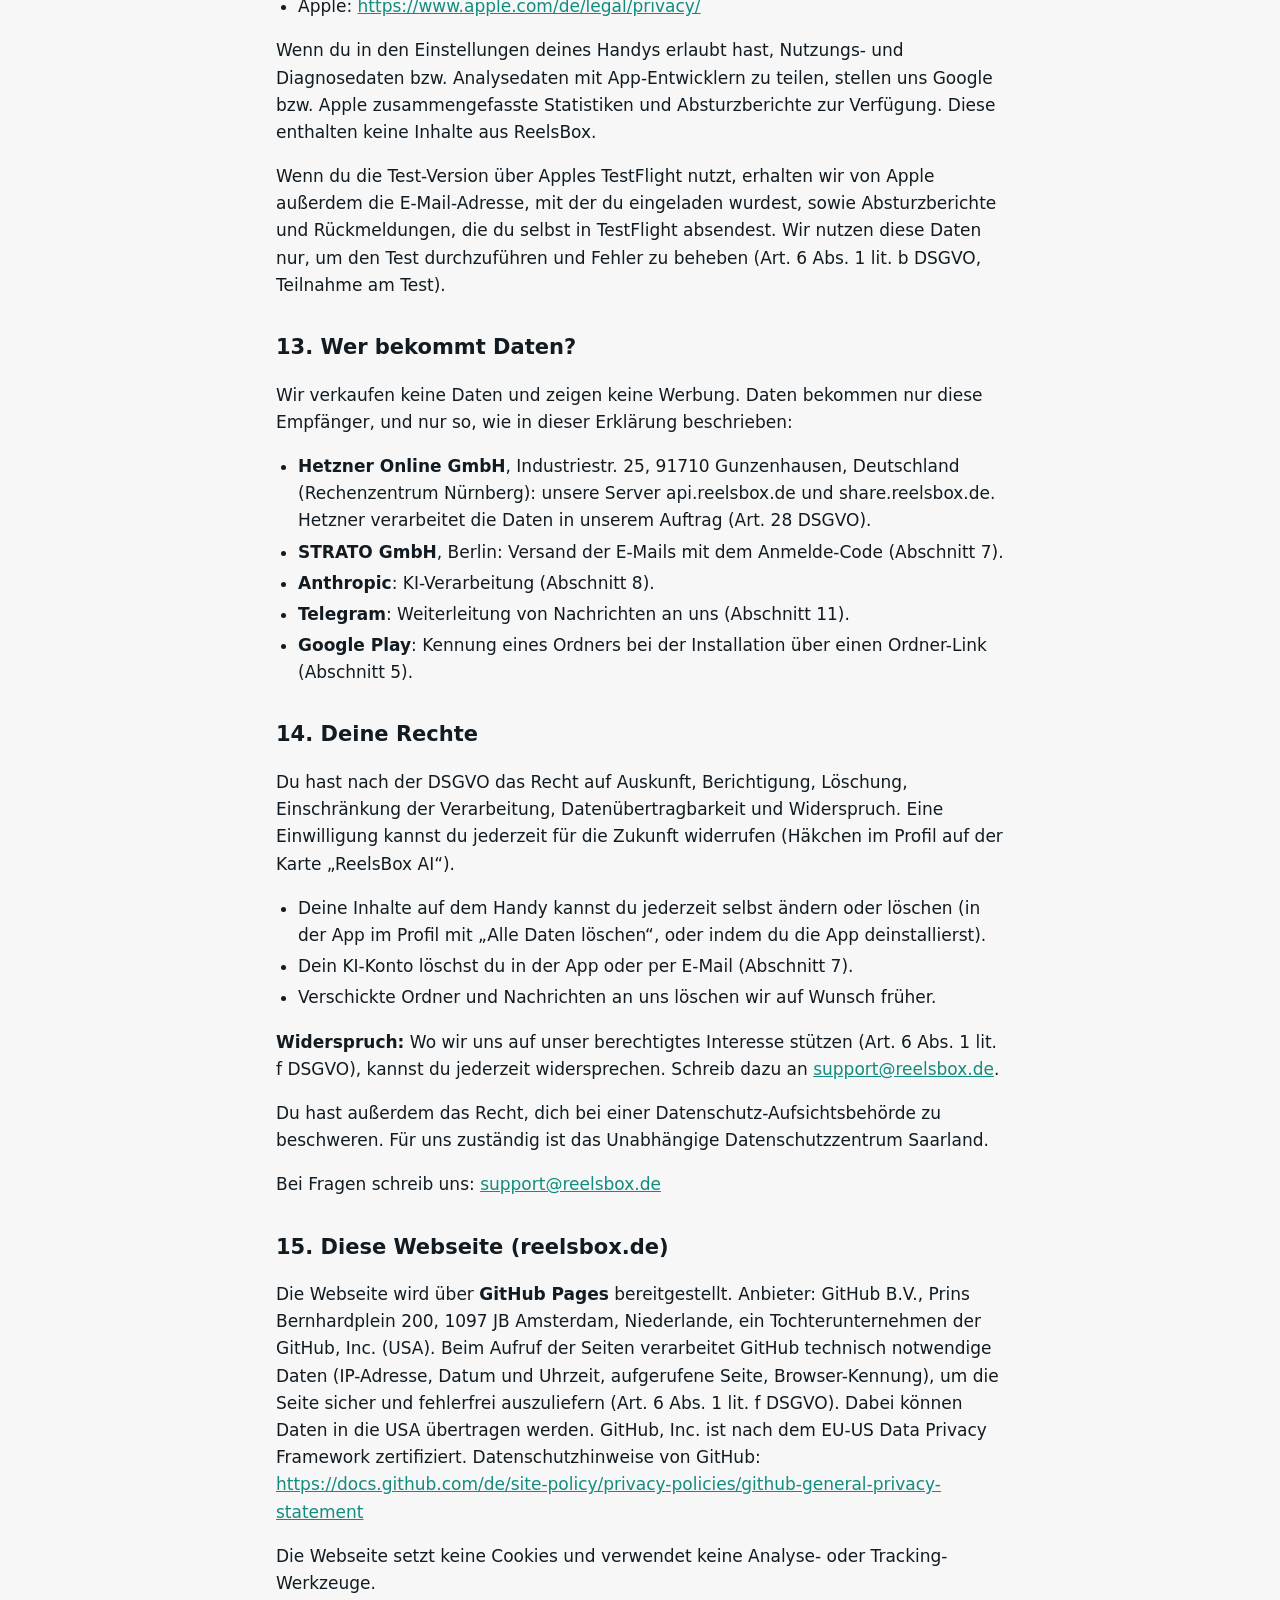
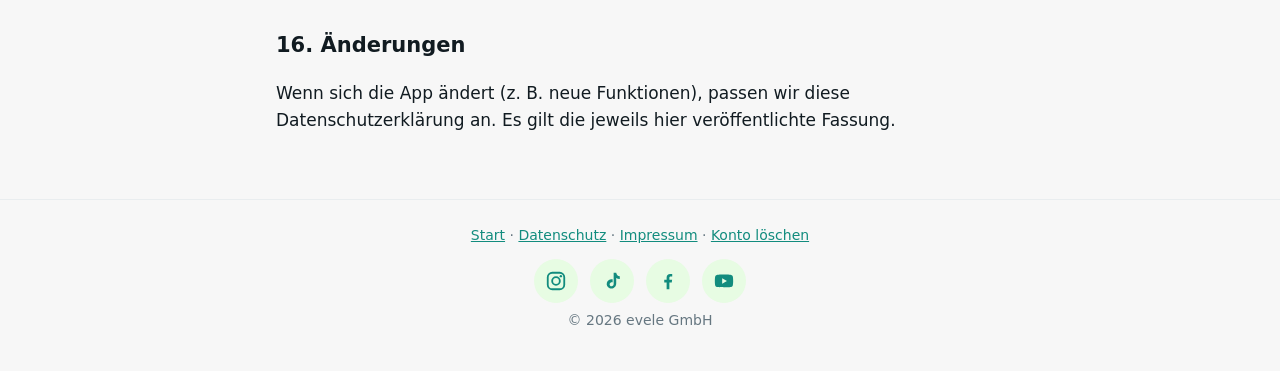
<file: datenschutz/index.html>
<!doctype html>
<html lang="de">
<head>
<meta charset="utf-8">
<meta name="viewport" content="width=device-width, initial-scale=1">
<title>Datenschutz | ReelsBox</title>
<meta name="description" content="Datenschutzerklärung der App ReelsBox">
<link rel="alternate" hreflang="de" href="https://reelsbox.de/datenschutz/">
<link rel="alternate" hreflang="en" href="https://reelsbox.de/en/privacy/">
<link rel="icon" href="/favicon.ico" sizes="48x48">
<link rel="icon" href="/favicon.svg" type="image/svg+xml">
<link rel="icon" href="/icon-192.png" type="image/png" sizes="192x192">
<link rel="apple-touch-icon" href="/apple-touch-icon.png">
<link rel="stylesheet" href="/style.css?v=1795488478966">
</head>
<body>
<header class="top"><a class="brand" href="/"><svg viewBox="0 0 48 48" width="40" height="40" aria-hidden="true"><rect width="48" height="48" rx="12" fill="#25D366"/><path d="M12 18h24v16a3 3 0 0 1-3 3H15a3 3 0 0 1-3-3z" fill="#fff"/><path d="M10 14a2 2 0 0 1 2-2h24a2 2 0 0 1 2 2v4H10z" fill="#E7FCE3"/><path d="M21 23.5v8l7-4z" fill="#128C7E"/></svg><span>ReelsBox</span></a><a class="lang" href="/en/privacy/" hreflang="en" lang="en">English</a></header>
<main>
<h1>Datenschutzerklärung für die App ReelsBox</h1>
<p>Stand: 23. November 2026</p>
<h2>1. Wer ist verantwortlich?</h2>
<p>evele GmbH<br>vertreten durch den Geschäftsführer Giorgi Simonishvili<br>Am Josefaschacht 5<br>66346 Püttlingen<br>Deutschland<br>E-Mail: <a href="mailto:support@reelsbox.de">support@reelsbox.de</a></p>
<h2>2. Das Wichtigste in Kürze</h2>
<ul><li>Deine Ordner und Einträge liegen auf deinem Handy. Für Teilen, Speichern und Suchen brauchst du <strong>kein Konto</strong>.</li><li>Es gibt keine Werbung und keine Analyse- oder Tracking-Werkzeuge.</li><li><strong>Die KI ist freiwillig.</strong> Nur wenn du dich mit deiner E-Mail für „ReelsBox AI“ anmeldest, schicken wir Einträge an die KI Claude von Anthropic. Dabei werden Daten in den USA verarbeitet (Abschnitt 8).</li><li>Inhalte aus der App bekommen wir nur in diesen Fällen: wenn du einen Ordner verschickst (Abschnitt 5), wenn du die KI nutzt (Abschnitte 7 und 8) und wenn du uns eine Nachricht schreibst (Abschnitt 11). Was Google bzw. Apple uns übermitteln, steht in Abschnitt 12.</li></ul>
<h2>3. Welche Daten verarbeitet die App auf deinem Handy?</h2>
<p>Wenn du Inhalte an ReelsBox teilst oder in der App anlegst, speichert die App auf deinem Gerät:</p>
<ul><li>Links (z. B. zu Videos auf TikTok, YouTube, Instagram oder Facebook) und ihre Vorschau (Titel, Kanalname, Vorschaubild, Beschreibung),</li><li>Ordner, Titel, Notizen und Suchwörter, die du eingibst,</li><li>Dateien, die du teilst (z. B. PDF, Fotos, Word-, Excel- oder PowerPoint-Dateien),</li><li>Bilder, die du selbst aus deiner Galerie auswählst,</li><li>Sprachnotizen, die du selbst aufnimmst, und den daraus erkannten Text (Abschnitt 6),</li><li>wenn du die KI nutzt: die Antworten der KI (Ordner-Vorschlag, kurze Zusammenfassung, Stichwörter, Text im Vorschaubild).</li></ul>
<p>Die Daten liegen im geschützten Speicherbereich der App. Andere Apps haben keinen Zugriff darauf. Wenn du die App deinstallierst oder in der App „Alle Daten löschen“ wählst, werden die Daten gelöscht.</p>
<p>Videos werden nicht heruntergeladen, sondern nur als Link gespeichert.</p>
<h2>4. Wann verbindet sich die App mit dem Internet?</h2>
<p>Für <strong>Vorschaubilder und Titel</strong> und zum <strong>Öffnen von Links</strong> verbindet sich die App mit diesen Anbietern:</p>
<ul><li><strong>TikTok:</strong> Die App fragt den öffentlichen Vorschau-Dienst (oEmbed) von TikTok mit dem geteilten Link ab. Gleichzeitig ruft sie die öffentliche Seite des geteilten Videos auf und liest dort Titel, Kanalname und Vorschaubild. Bei Kurzlinks (z. B. vm.tiktok.com) fragt sie außerdem ab, zu welchem Video der Link führt. So erkennt die App doppelt gespeicherte Videos. Anbieter: TikTok Technology Limited, Irland.</li><li><strong>YouTube:</strong> Die App fragt den öffentlichen Vorschau-Dienst (oEmbed) von YouTube mit dem geteilten Link ab. Wenn du einen Ordner als Playlist abspielst, prüft sie dort vorher, welche Videos noch verfügbar sind. Anbieter: Google Ireland Limited, Irland.</li><li><strong>Andere Webseiten:</strong> Die App ruft die geteilte Webseite auf, um Titel und Vorschaubild zu lesen.</li><li><strong>Vorschaubilder</strong> werden von den Servern dieser Anbieter geladen bzw. von dem Server, den die Webseite dafür angibt.</li><li><strong>Facebook und Instagram:</strong> Die App lädt die öffentliche Einbettungs-Ansicht des geteilten Beitrags (so, wie sie auch auf Webseiten eingebettet wird) von instagram.com bzw. facebook.com in einem unsichtbaren Browserfenster. Das passiert ohne Anmeldung, ohne Konto und ohne gespeicherte Cookies. Die App liest dort Vorschaubild, Beschreibung und Namen des Erstellers. Das Vorschaubild wird als Kopie auf deinem Handy gespeichert. Anbieter: Meta Platforms Ireland Limited, Irland.</li></ul>
<p>Bei diesen Abrufen erhält der jeweilige Anbieter technisch bedingt deine IP-Adresse, Geräteinformationen (z. B. Browser-Kennung) und den abgefragten Link. Es gelten die Datenschutzbestimmungen des jeweiligen Anbieters:</p>
<ul><li>TikTok: <a href="https://www.tiktok.com/legal/privacy-policy">https://www.tiktok.com/legal/privacy-policy</a></li><li>Google/YouTube: <a href="https://policies.google.com/privacy">https://policies.google.com/privacy</a></li><li>Meta (Facebook/Instagram): <a href="https://www.facebook.com/privacy/policy">https://www.facebook.com/privacy/policy</a></li></ul>
<p>Rechtsgrundlage ist Art. 6 Abs. 1 lit. b DSGVO (die Funktion, die du nutzt) und Art. 6 Abs. 1 lit. f DSGVO (unser berechtigtes Interesse, gespeicherte Links übersichtlich mit Bild und Titel anzuzeigen).</p>
<p>Wenn du einen gespeicherten Link öffnest, wird er in der passenden App (z. B. TikTok) oder in deinem Browser geöffnet. Dort gelten die Bestimmungen dieses Anbieters.</p>
<p><strong>Neue Version:</strong> Höchstens einmal am Tag fragt die App unseren Server api.reelsbox.de (Hetzner, Abschnitt 13), welche Version von ReelsBox gerade bei Google Play bzw. im App Store ist. Gibt es eine neuere, zeigt die App einen Hinweis. Dabei werden keine Inhalte und keine Kennung von dir übertragen, nur das, was für jede Internet-Verbindung technisch nötig ist (IP-Adresse). Unser Server speichert davon nichts. Rechtsgrundlage ist Art. 6 Abs. 1 lit. f DSGVO (unser berechtigtes Interesse, dich auf Verbesserungen und Fehlerbehebungen hinzuweisen).</p>
<h2>5. Ordner verschicken</h2>
<p><strong>Verschicken:</strong> Wenn du einen Ordner verschickst, lädt ReelsBox ihn auf unseren Server share.reelsbox.de (Hetzner, siehe Abschnitt 13). Du bekommst einen kurzen Link und verschickst ihn selbst mit der App deiner Wahl.</p>
<ul><li>Immer dabei: Ordnername, Ordnersymbol, die Links mit Titeln und ihre Vorschaubilder.</li><li>Nur wenn du das jeweilige Häkchen setzt: <strong>Fotos und Bilder</strong> (Foto-Einträge, Bilder an Notizen und Sprachnotizen, Ordnerbild), <strong>Notizen</strong> und <strong>Sprachnotizen</strong> (die Tondatei und der auf dem Handy erkannte Text).</li><li>Bei manchen Vorschaubildern (z. B. TikTok oder YouTube) speichern wir nur die Internet-Adresse des Anbieters. Öffnet jemand die Ordner-Seite, lädt sein Browser diese Bilder von dort.</li></ul>
<p><strong>Wer den Link hat, kann alles abrufen</strong>, was du mitgeschickt hast, auch Ton und Text von Sprachnotizen. Die Seite ist nicht über Suchmaschinen auffindbar. Der Ordner wird nach <strong>30 Tagen</strong> automatisch gelöscht, auf Wunsch früher (<a href="mailto:support@reelsbox.de">support@reelsbox.de</a>). Dein Ordner in der App bleibt unverändert.</p>
<p><strong>Ordner empfangen:</strong> Öffnet jemand die Ordner-Seite, verarbeitet unser Server technisch nötige Daten (IP-Adresse, Browser-Kennung), um die Seite auszuliefern. Gespeichert werden sie nicht. Tippt er dort auf „ReelsBox kostenlos holen“, merkt sich unser Server <strong>höchstens 1 Stunde</strong> seine IP-Adresse und die Art des Handys (iPhone oder Android). So kann die frisch installierte App den Ordner beim ersten Start anbieten. Dazu fragt die App beim ersten Start einmal unseren Server. Bei Android geben wir außerdem eine Kennung des Ordners an Google Play weiter (Installations-Quelle). Übernimmt der Empfänger den Ordner, lädt seine App ihn samt Bildern, Tondateien und Texten von unserem Server.</p>
<p>Rechtsgrundlage: Art. 6 Abs. 1 lit. b und f DSGVO.</p>
<p>Ältere App-Versionen haben Ordner als Datei (kleine Webseite) verschickt. Dabei lief nichts über unsere Server.</p>
<h2>6. Sprachnotiz in Text umwandeln</h2>
<p>Wenn du bei der Aufnahme eine Sprache wählst, wandelt ReelsBox deine Sprachnotiz in Text um. Die App verlangt dafür die Erkennung auf dem Handy. Die Tondatei schickt sie nicht ins Internet.</p>
<ul><li><strong>iPhone:</strong> Wir nutzen Apples Spracherkennung im Modus „nur auf dem Gerät“. Beim ersten Mal fragt dein iPhone nach der Erlaubnis. Apples Text in dieser Abfrage ist für alle Apps gleich und erwähnt, dass Sprachdaten an Apple gehen können. ReelsBox nutzt nur die Erkennung auf dem Gerät.</li><li><strong>Android:</strong> Wir nutzen die Spracherkennung von Google auf dem Gerät (ab Android 13). Fehlt das Sprachpaket, lädt Android es einmal von Google herunter.</li></ul>
<p>Den Text speichert die App auf deinem Handy und nutzt ihn für die Suche. An die KI geht er nur mit deinem Häkchen (Abschnitt 8). Mit „Ohne Text“ wird nichts umgewandelt.</p>
<h2>7. ReelsBox AI: Konto mit E-Mail-Code</h2>
<p>Für die KI-Funktionen brauchst du ein Konto. Du gibst deine E-Mail-Adresse ein, und wir schicken dir einen 6-stelligen Code. Ein Passwort gibt es nicht. Der Code gilt 10 Minuten. Die E-Mail brauchst du nur für die KI. Ohne sie kannst du alles andere weiter nutzen.</p>
<p><strong>Was wir speichern:</strong> deine E-Mail-Adresse, wann du dich angemeldet und die App zuletzt genutzt hast, eine zufällige Kennung deines Handys (keine Geräte-Nummer des Herstellers), die Art des Handys (Android oder iPhone) und wie viele KI-Anfragen du verbraucht hast. Den Code und deinen Anmelde-Schlüssel speichern wir nur als Prüfsumme, nicht im Klartext. Ein Konto kann auf höchstens 3 Handys gleichzeitig angemeldet sein.</p>
<p><strong>Wo:</strong> auf unserem Server api.reelsbox.de bei Hetzner (Abschnitt 13). Die E-Mail mit dem Code verschickt unser E-Mail-Anbieter STRATO GmbH, Otto-Ostrowski-Straße 7, 10249 Berlin, Deutschland, in unserem Auftrag (Art. 28 DSGVO).</p>
<p><strong>Schutz vor Missbrauch:</strong> Damit niemand massenhaft Codes anfordert, merkt sich unser Server kurz deine IP-Adresse und deine E-Mail-Adresse (höchstens eine Stunde, nur im Arbeitsspeicher). Außerdem merkt er sich bis zum Monatsende, welche Konten auf einem Handy angemeldet waren (über die zufällige Handy-Kennung, ohne E-Mail).</p>
<p><strong>Wie lange:</strong></p>
<ul><li>Dein Konto bleibt, bis du es löschst. Konten, die 2 Jahre nicht genutzt werden, löschen wir automatisch.</li><li>Damit Gratis-Anfragen nicht durch Löschen und neu Anmelden mehrfach genutzt werden, behalten wir nach dem Löschen nur die Zähler zur Konto-Nummer und zur Handy-Kennung, <strong>ohne E-Mail-Adresse</strong>. Diese Zähler löschen wir 24 Monate nach der letzten Nutzung.</li></ul>
<p><strong>Konto löschen:</strong> in der App im Profil auf der Karte „ReelsBox AI“ mit dem Knopf „Konto löschen“. Ohne App geht es per E-Mail an <a href="mailto:support@reelsbox.de">support@reelsbox.de</a>. Wie das genau geht, steht auf <a href="https://reelsbox.de/konto-loeschen/">https://reelsbox.de/konto-loeschen/</a></p>
<p>Rechtsgrundlage: Art. 6 Abs. 1 lit. b DSGVO (du nutzt die KI-Funktion) und Art. 6 Abs. 1 lit. f DSGVO (Schutz vor Missbrauch).</p>
<h2>8. ReelsBox AI: Verarbeitung durch Anthropic (Claude)</h2>
<p><strong>Wann etwas an die KI geht:</strong></p>
<ul><li>wenn du einen Eintrag in den Ordner „KI sortiert“ legst. Die KI sucht dann einen passenden Ordner.</li><li>nach der Anmeldung bereitet die App außerdem nach und nach deine älteren Einträge für die Suche vor (insgesamt bis zu 500). Dabei wird nichts verschoben. Es gelten dieselben Häkchen.</li></ul>
<p><strong>Was an die KI geht:</strong> immer nur ein Eintrag auf einmal. Deine Ordnernamen gehen mit, damit die KI den passenden Ordner findet. Deine E-Mail-Adresse geht nicht an Anthropic.</p>
<ul><li><strong>Reels und Links:</strong> Titel, Beschreibung, Vorschaubild (bzw. seine Internet-Adresse) und die Art des Eintrags.</li><li><strong>Nur mit dem Häkchen „Fotos, Dokumente und Notizen“:</strong> Fotos, die erste Seite von PDFs als Bild, Notizen, eigene Bilder, die du einem Reel gegeben hast, sowie deine eigenen Notizen und Suchwörter zu Reels. Ohne dieses Häkchen geht bei Fotos, Dokumenten und Notizen nur der Titel bzw. Dateiname an die KI.</li><li><strong>Nur mit dem Häkchen „Sprachnotizen“:</strong> der auf dem Handy erkannte Text deiner Sprachnotizen. Die Tondatei selbst geht nie an die KI.</li></ul>
<p>Bitte schick der KI keine Gesundheitsdaten oder andere sehr persönliche Angaben, zum Beispiel in Notizen.</p>
<p>Die Häkchen setzt du bei der Anmeldung selbst, nichts ist vorausgewählt. Ändern kannst du sie jederzeit im Profil auf der Karte „ReelsBox AI“.</p>
<p><strong>Was zurückkommt:</strong> ein Ordner-Vorschlag, eine kurze Zusammenfassung, Stichwörter und der Text, der im Vorschaubild steht. Die App speichert das auf deinem Handy. Unser Server hält die Antwort nur so lange, bis deine App sie abholt, höchstens 14 Tage.</p>
<p><strong>Anbieter:</strong> Anthropic Ireland, Limited, 6th Floor, South Bank House, Barrow Street, Dublin 4, Irland. Anthropic verarbeitet die Daten in unserem Auftrag (Art. 28 DSGVO). Gespeichert und verarbeitet werden sie bei Anthropic PBC in den USA und gegebenenfalls in weiteren Ländern. Für die USA gibt es für Anthropic keinen Angemessenheitsbeschluss der EU-Kommission. Die Übermittlung sichern wir über die Standardvertragsklauseln der EU-Kommission ab (Art. 46 Abs. 2 lit. c DSGVO), die Teil des Auftragsverarbeitungsvertrags mit Anthropic sind.</p>
<p>Anthropic nutzt die Daten nicht zum Training seiner KI. Anthropic löscht die Ein- und Ausgaben in der Regel nach 30 Tagen. Länger bleiben sie nur, wenn ein Gesetz es verlangt oder wenn Inhalte gegen die Nutzungsregeln von Anthropic verstoßen (dann bis zu 2 Jahre). Datenschutzhinweise von Anthropic: <a href="https://www.anthropic.com/legal/privacy">https://www.anthropic.com/legal/privacy</a></p>
<p><strong>Rechtsgrundlage:</strong> Für Reels und Links Art. 6 Abs. 1 lit. b DSGVO (du nutzt die KI-Funktion). Für Fotos, Dokumente, Notizen und Sprachnotiz-Texte deine Einwilligung über die Häkchen (Art. 6 Abs. 1 lit. a DSGVO). Du kannst sie jederzeit im Profil widerrufen. Ab dann geht nichts Neues mehr an die KI. Was vorher verarbeitet wurde, bleibt davon unberührt.</p>
<p>Die KI legt den Eintrag in einen passenden Ordner. Du kannst das jederzeit ändern oder mit „Alles rückgängig“ zurücknehmen. Es gibt keine Entscheidung mit rechtlicher Wirkung für dich.</p>
<h2>9. Berechtigungen</h2>
<ul><li><strong>Mikrofon:</strong> nur für Sprachnotizen und nur, wenn du selbst auf „Aufnahme starten“ tippst. Die Aufnahme bleibt auf deinem Handy, außer du verschickst sie mit einem Ordner.</li><li><strong>Spracherkennung (iPhone):</strong> um Sprachnotizen auf dem Handy in Text umzuwandeln (Abschnitt 6).</li><li><strong>Fotos:</strong> Die App nutzt die Bildauswahl deines Handys (Android bzw. iPhone). Die App erhält nur die Bilder, die du selbst auswählst.</li><li><strong>Teilen-Menü:</strong> ReelsBox erhält nur die Inhalte, die du selbst an ReelsBox teilst.</li></ul>
<h2>10. Sicherung als Datei</h2>
<p>Im Profil kannst du eine Sicherung erstellen. Die Datei wird auf deinem Handy erzeugt. Wohin du sie danach speicherst oder sendest (z. B. E-Mail, Cloud-Speicher), entscheidest du selbst. Dann gelten die Bestimmungen des jeweiligen Dienstes.</p>
<h2>11. Nachrichten an uns („Idee oder Problem? Schreib uns“)</h2>
<p>Im Profil kannst du uns eine Nachricht schicken. Dabei werden übertragen: <strong>dein Text</strong>, <strong>freiwillig deine E-Mail-Adresse oder Telefonnummer</strong> (nur wenn du eine Antwort möchtest), die <strong>App-Version</strong>, das <strong>System deines Handys</strong> (z. B. „Android API 35“ oder „iOS 26“) und die <strong>eingestellte Sprache</strong>. Technisch bedingt erhält unser Server außerdem deine <strong>IP-Adresse</strong>. Sie wird nur kurz im Arbeitsspeicher genutzt, um Missbrauch zu begrenzen (höchstens einige Nachrichten pro Stunde), und nicht gespeichert.</p>
<ul><li><strong>Server:</strong> Die Nachricht geht an unseren Server api.reelsbox.de bei Hetzner (Abschnitt 13).</li><li><strong>Weiterleitung:</strong> Damit wir Nachrichten schnell lesen, leitet unser Server sie über den Messenger <strong>Telegram</strong> an eine interne Gruppe des ReelsBox-Teams weiter. Anbieter: Telegram FZ-LLC, Dubai, Vereinigte Arabische Emirate. Telegram verarbeitet Daten auch außerhalb der EU. Für die Vereinigten Arabischen Emirate gibt es keinen Angemessenheitsbeschluss der EU-Kommission. Bitte schreib deshalb <strong>keine sensiblen Daten</strong> in die Nachricht. Datenschutzhinweise von Telegram: <a href="https://telegram.org/privacy">https://telegram.org/privacy</a></li><li><strong>Zweck und Rechtsgrundlage:</strong> Wir nutzen die Nachricht, um deine Idee oder dein Problem zu bearbeiten und dir zu antworten, wenn du Kontaktdaten angibst (Art. 6 Abs. 1 lit. b und f DSGVO).</li><li><strong>Speicherdauer:</strong> Wir löschen Nachrichten spätestens <strong>12 Monate</strong> nach Eingang, auf Wunsch früher. Schreib dazu an <a href="mailto:support@reelsbox.de">support@reelsbox.de</a>.</li></ul>
<h2>12. Google Play und Apple App Store</h2>
<p>Die App wird über Google Play (Android) bzw. den Apple App Store (iPhone) installiert und aktualisiert. Dabei verarbeiten Google bzw. Apple Daten nach ihren eigenen Bestimmungen:</p>
<ul><li>Google: <a href="https://policies.google.com/privacy">https://policies.google.com/privacy</a></li><li>Apple: <a href="https://www.apple.com/de/legal/privacy/">https://www.apple.com/de/legal/privacy/</a></li></ul>
<p>Wenn du in den Einstellungen deines Handys erlaubt hast, Nutzungs- und Diagnosedaten bzw. Analysedaten mit App-Entwicklern zu teilen, stellen uns Google bzw. Apple zusammengefasste Statistiken und Absturzberichte zur Verfügung. Diese enthalten keine Inhalte aus ReelsBox.</p>
<p>Wenn du die Test-Version über Apples TestFlight nutzt, erhalten wir von Apple außerdem die E-Mail-Adresse, mit der du eingeladen wurdest, sowie Absturzberichte und Rückmeldungen, die du selbst in TestFlight absendest. Wir nutzen diese Daten nur, um den Test durchzuführen und Fehler zu beheben (Art. 6 Abs. 1 lit. b DSGVO, Teilnahme am Test).</p>
<h2>13. Wer bekommt Daten?</h2>
<p>Wir verkaufen keine Daten und zeigen keine Werbung. Daten bekommen nur diese Empfänger, und nur so, wie in dieser Erklärung beschrieben:</p>
<ul><li><strong>Hetzner Online GmbH</strong>, Industriestr. 25, 91710 Gunzenhausen, Deutschland (Rechenzentrum Nürnberg): unsere Server api.reelsbox.de und share.reelsbox.de. Hetzner verarbeitet die Daten in unserem Auftrag (Art. 28 DSGVO).</li><li><strong>STRATO GmbH</strong>, Berlin: Versand der E-Mails mit dem Anmelde-Code (Abschnitt 7).</li><li><strong>Anthropic</strong>: KI-Verarbeitung (Abschnitt 8).</li><li><strong>Telegram</strong>: Weiterleitung von Nachrichten an uns (Abschnitt 11).</li><li><strong>Google Play</strong>: Kennung eines Ordners bei der Installation über einen Ordner-Link (Abschnitt 5).</li></ul>
<h2>14. Deine Rechte</h2>
<p>Du hast nach der DSGVO das Recht auf Auskunft, Berichtigung, Löschung, Einschränkung der Verarbeitung, Datenübertragbarkeit und Widerspruch. Eine Einwilligung kannst du jederzeit für die Zukunft widerrufen (Häkchen im Profil auf der Karte „ReelsBox AI“).</p>
<ul><li>Deine Inhalte auf dem Handy kannst du jederzeit selbst ändern oder löschen (in der App im Profil mit „Alle Daten löschen“, oder indem du die App deinstallierst).</li><li>Dein KI-Konto löschst du in der App oder per E-Mail (Abschnitt 7).</li><li>Verschickte Ordner und Nachrichten an uns löschen wir auf Wunsch früher.</li></ul>
<p><strong>Widerspruch:</strong> Wo wir uns auf unser berechtigtes Interesse stützen (Art. 6 Abs. 1 lit. f DSGVO), kannst du jederzeit widersprechen. Schreib dazu an <a href="mailto:support@reelsbox.de">support@reelsbox.de</a>.</p>
<p>Du hast außerdem das Recht, dich bei einer Datenschutz-Aufsichtsbehörde zu beschweren. Für uns zuständig ist das Unabhängige Datenschutzzentrum Saarland.</p>
<p>Bei Fragen schreib uns: <a href="mailto:support@reelsbox.de">support@reelsbox.de</a></p>
<h2>15. Diese Webseite (reelsbox.de)</h2>
<p>Die Webseite wird über <strong>GitHub Pages</strong> bereitgestellt. Anbieter: GitHub B.V., Prins Bernhardplein 200, 1097 JB Amsterdam, Niederlande, ein Tochterunternehmen der GitHub, Inc. (USA). Beim Aufruf der Seiten verarbeitet GitHub technisch notwendige Daten (IP-Adresse, Datum und Uhrzeit, aufgerufene Seite, Browser-Kennung), um die Seite sicher und fehlerfrei auszuliefern (Art. 6 Abs. 1 lit. f DSGVO). Dabei können Daten in die USA übertragen werden. GitHub, Inc. ist nach dem EU-US Data Privacy Framework zertifiziert. Datenschutzhinweise von GitHub: <a href="https://docs.github.com/de/site-policy/privacy-policies/github-general-privacy-statement">https://docs.github.com/de/site-policy/privacy-policies/github-general-privacy-statement</a></p>
<p>Die Webseite setzt keine Cookies und verwendet keine Analyse- oder Tracking-Werkzeuge.</p>
<h2>16. Änderungen</h2>
<p>Wenn sich die App ändert (z. B. neue Funktionen), passen wir diese Datenschutzerklärung an. Es gilt die jeweils hier veröffentlichte Fassung.</p>
</main>
<footer>
<a href="/">Start</a> · <a href="/datenschutz/">Datenschutz</a> · <a href="/impressum/">Impressum</a> · <a href="/konto-loeschen/">Konto löschen</a>
<div class="social"><a href="https://www.instagram.com/reelsboxapp/" target="_blank" rel="noopener" aria-label="Instagram" title="Instagram"><svg viewBox="0 0 24 24" width="22" height="22" aria-hidden="true"><rect x="3" y="3" width="18" height="18" rx="5" fill="none" stroke="currentColor" stroke-width="2"/><circle cx="12" cy="12" r="4.2" fill="none" stroke="currentColor" stroke-width="2"/><circle cx="17.3" cy="6.7" r="1.3" fill="currentColor"/></svg></a><a href="https://www.tiktok.com/@reelsboxapp" target="_blank" rel="noopener" aria-label="TikTok" title="TikTok"><svg viewBox="0 0 24 24" width="22" height="22" aria-hidden="true"><path fill="currentColor" d="M16.6 3c.3 2.2 1.6 3.6 3.9 3.8v3.1c-1.4.1-2.6-.3-3.9-1.1v5.9c0 4-3.8 6.4-7.2 5.1-2.4-.9-3.7-3.5-3-6 .8-2.8 3.6-4.3 6.3-3.6v3.2c-1.3-.5-2.8.2-3.2 1.5-.4 1.4.6 2.9 2.1 2.9 1.3 0 2.2-1 2.2-2.4V3z"/></svg></a><a href="https://www.facebook.com/1409324085595600" target="_blank" rel="noopener" aria-label="Facebook" title="Facebook"><svg viewBox="0 0 24 24" width="22" height="22" aria-hidden="true"><path fill="currentColor" d="M13.5 21v-7.5h2.6l.4-3h-3V8.6c0-.9.3-1.5 1.5-1.5h1.6V4.4c-.3 0-1.2-.1-2.3-.1-2.3 0-3.8 1.4-3.8 3.9v2.3H7.9v3h2.6V21z"/></svg></a><a href="https://www.youtube.com/@reelsbox_app" target="_blank" rel="noopener" aria-label="YouTube" title="YouTube"><svg viewBox="0 0 24 24" width="22" height="22" aria-hidden="true"><path fill="currentColor" d="M21.6 7.2a2.5 2.5 0 0 0-1.8-1.8C18.2 5 12 5 12 5s-6.2 0-7.8.4A2.5 2.5 0 0 0 2.4 7.2C2 8.8 2 12 2 12s0 3.2.4 4.8a2.5 2.5 0 0 0 1.8 1.8C5.8 19 12 19 12 19s6.2 0 7.8-.4a2.5 2.5 0 0 0 1.8-1.8c.4-1.6.4-4.8.4-4.8s0-3.2-.4-4.8zM10 15V9l5.2 3z"/></svg></a></div>
<div class="small">© 2026 evele GmbH</div>
</footer>
</body>
</html>
</file>
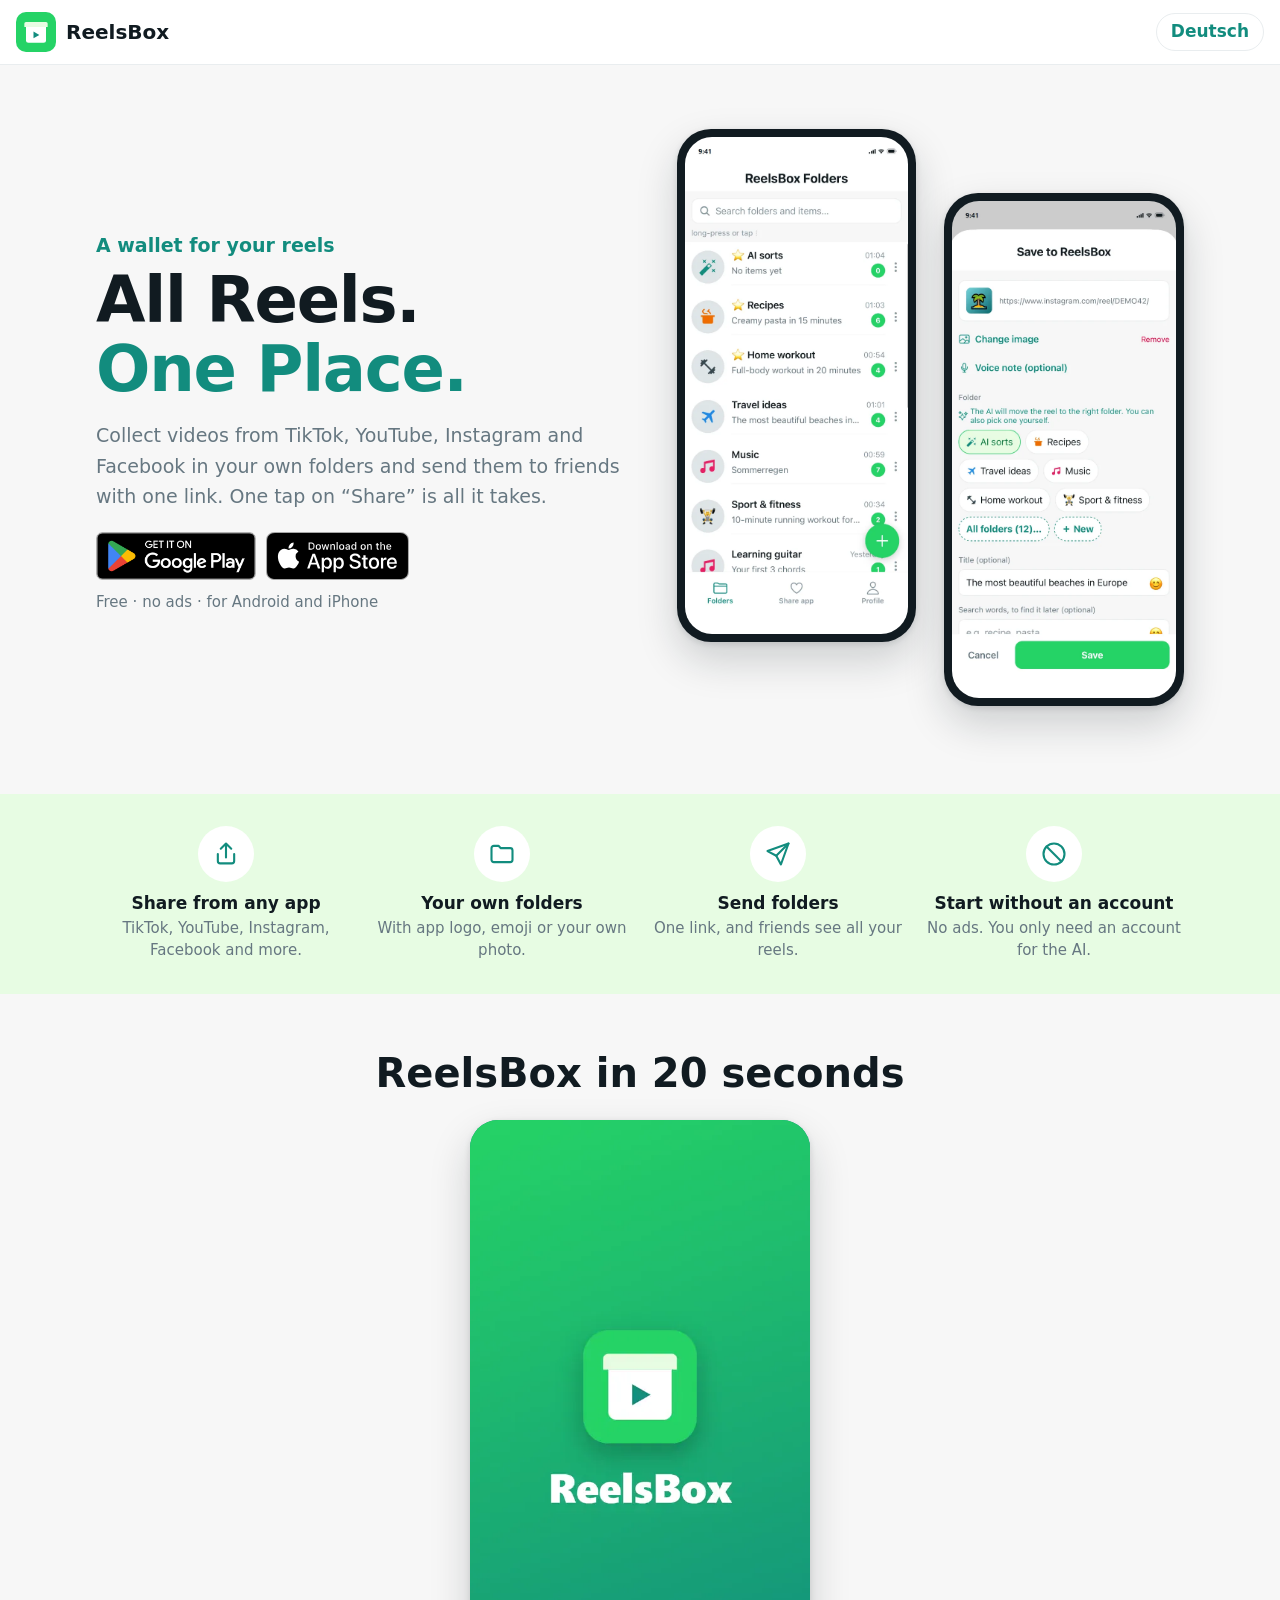
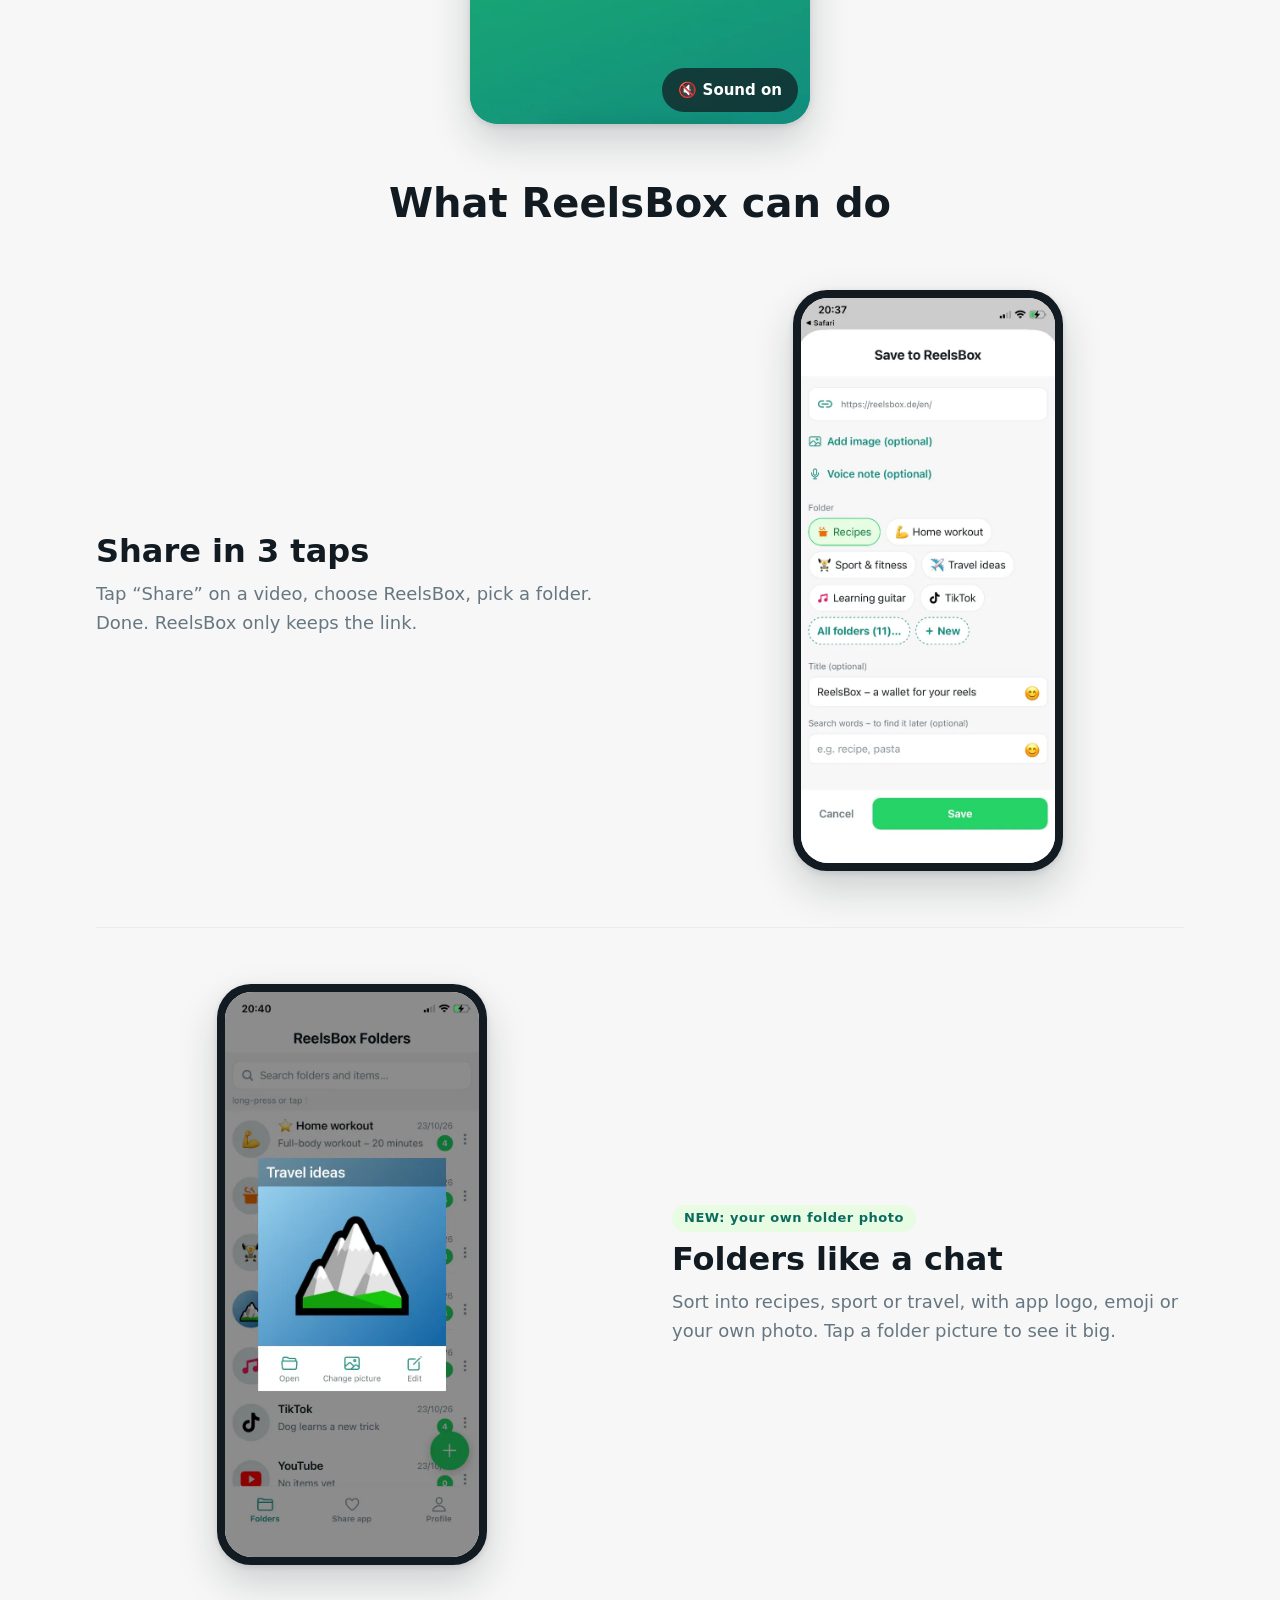
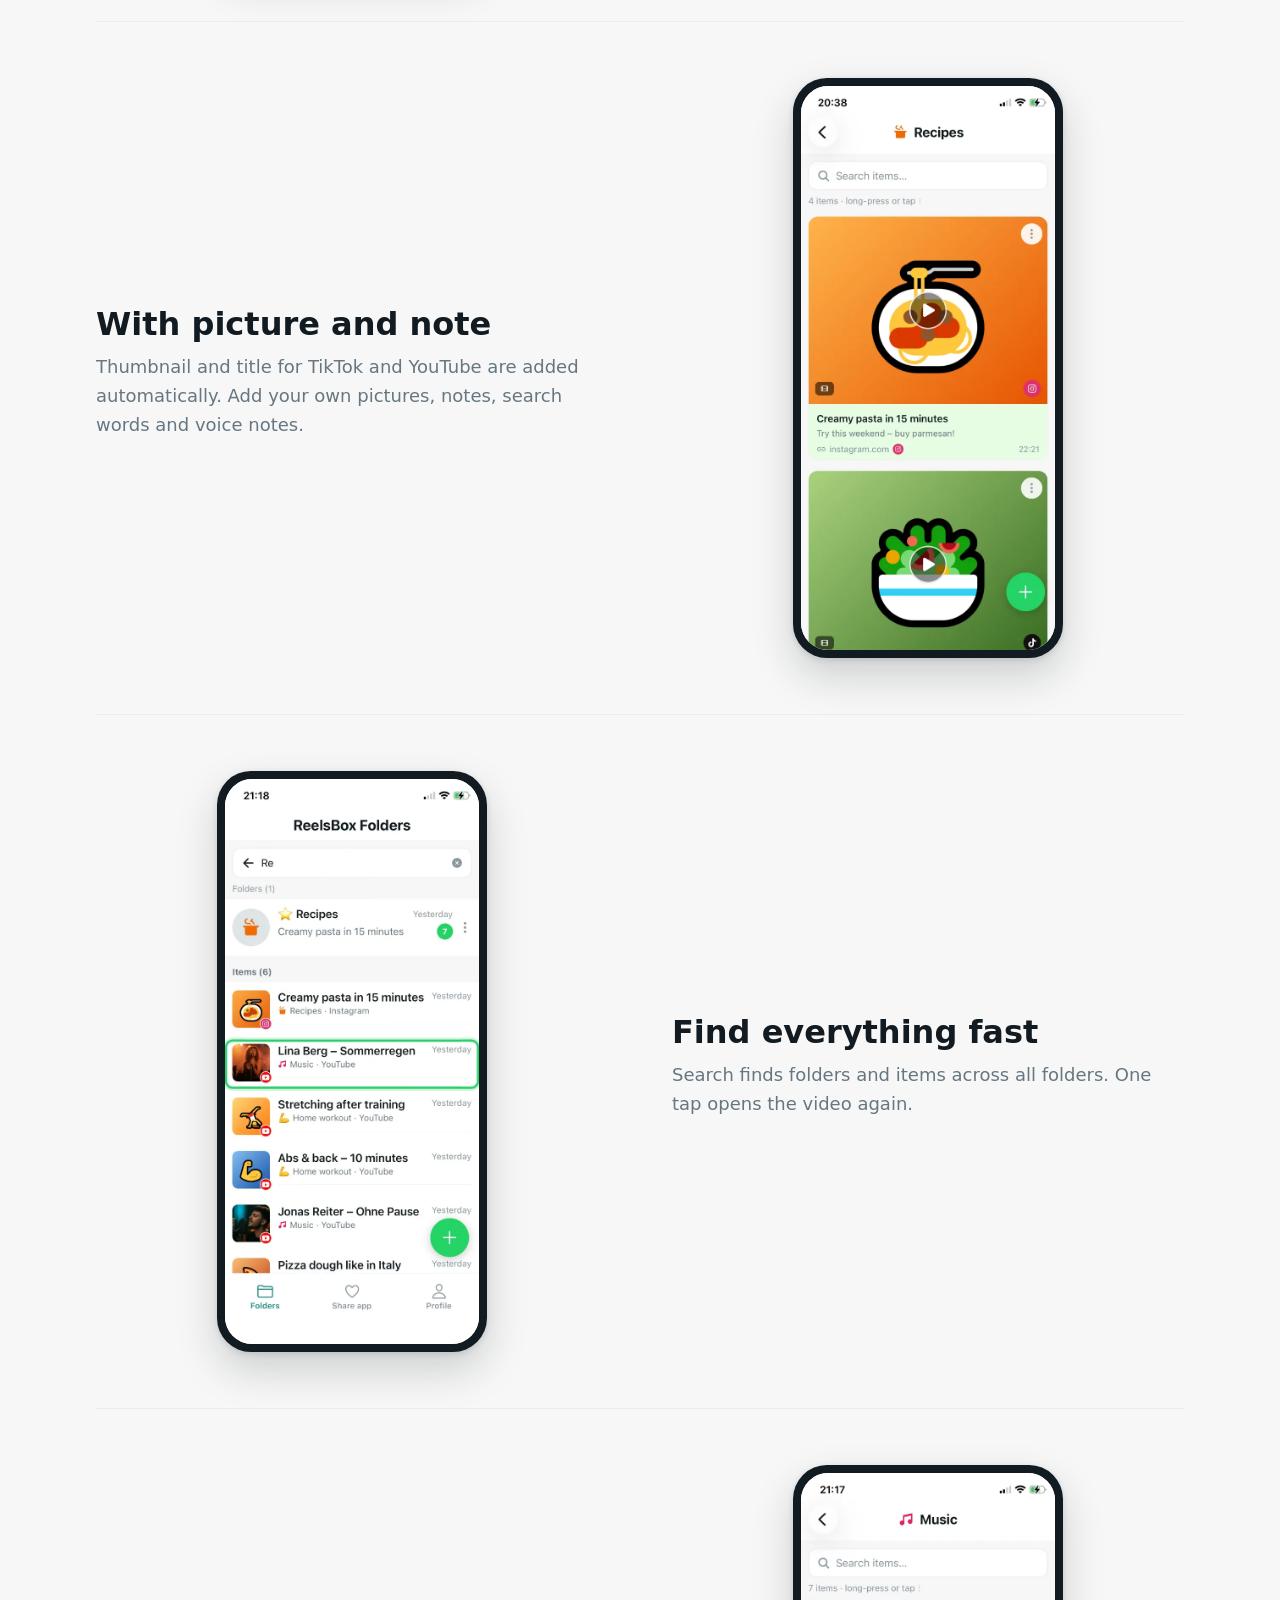
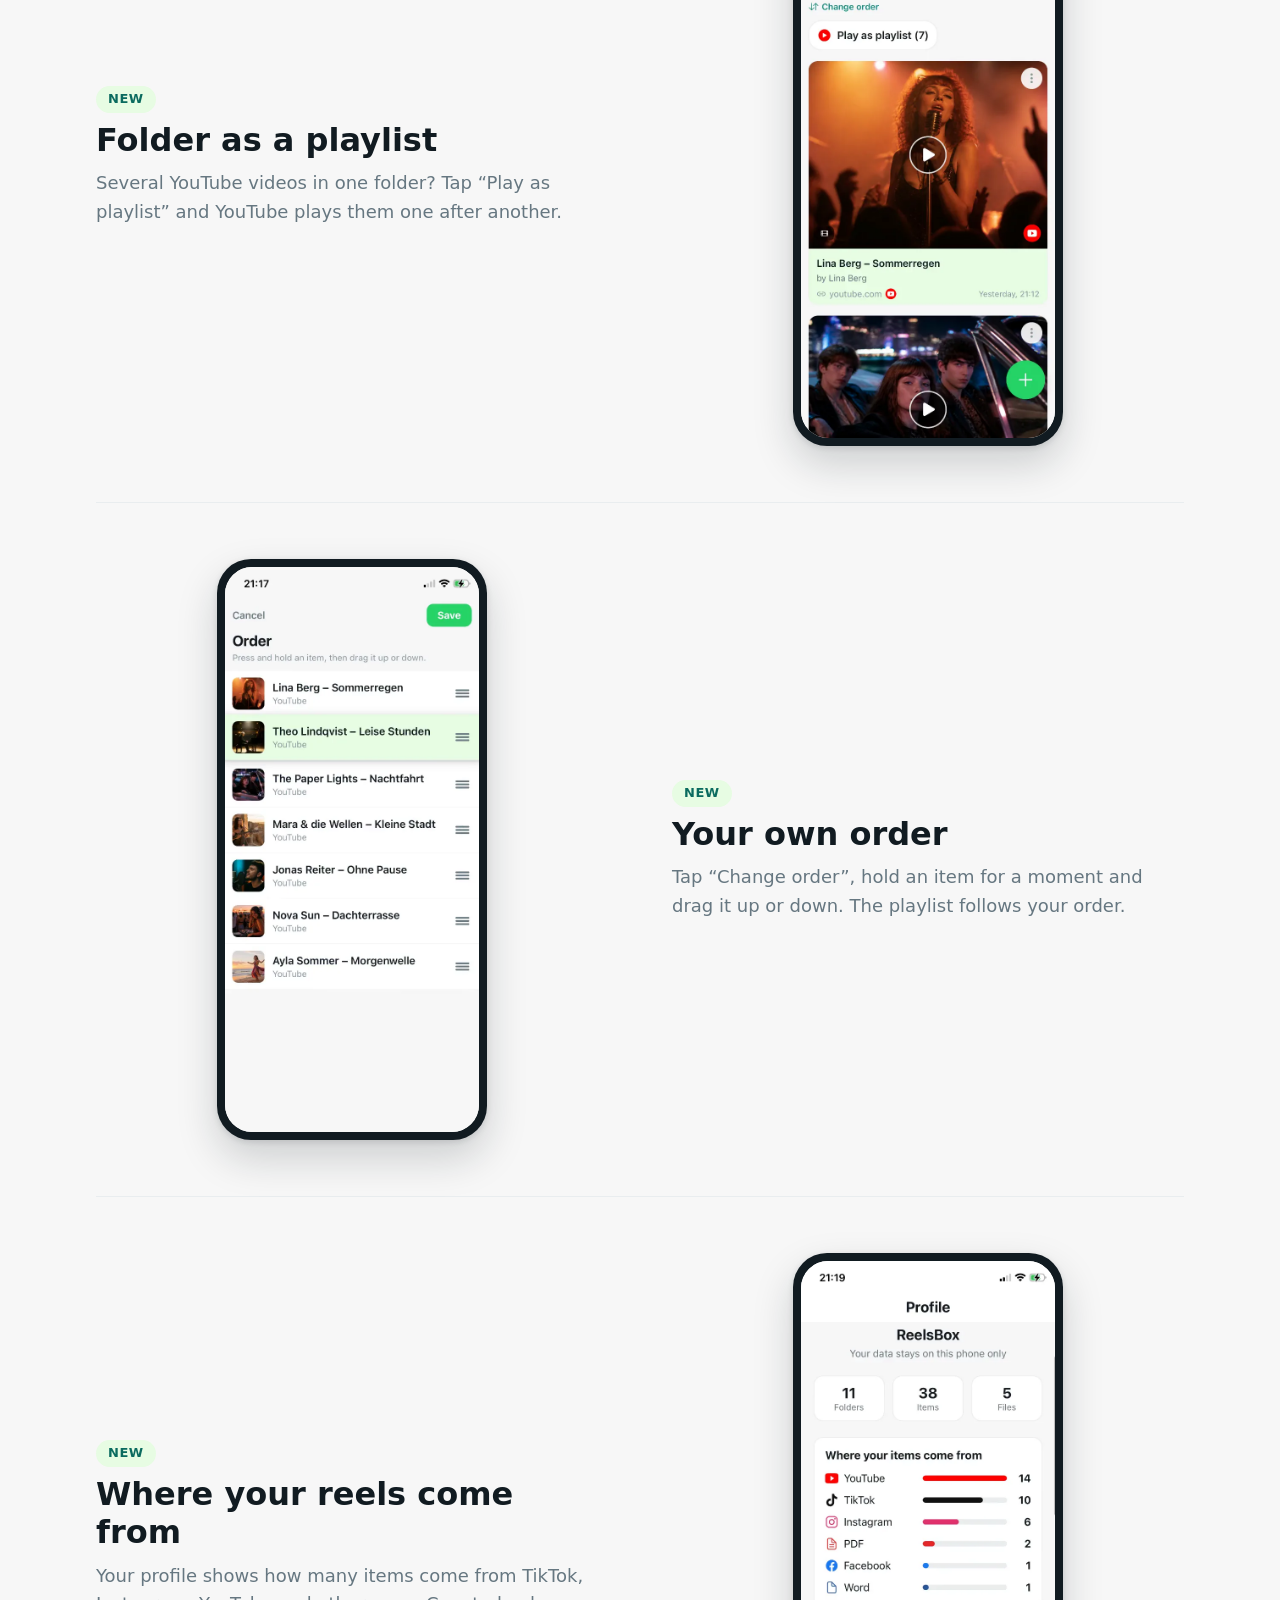
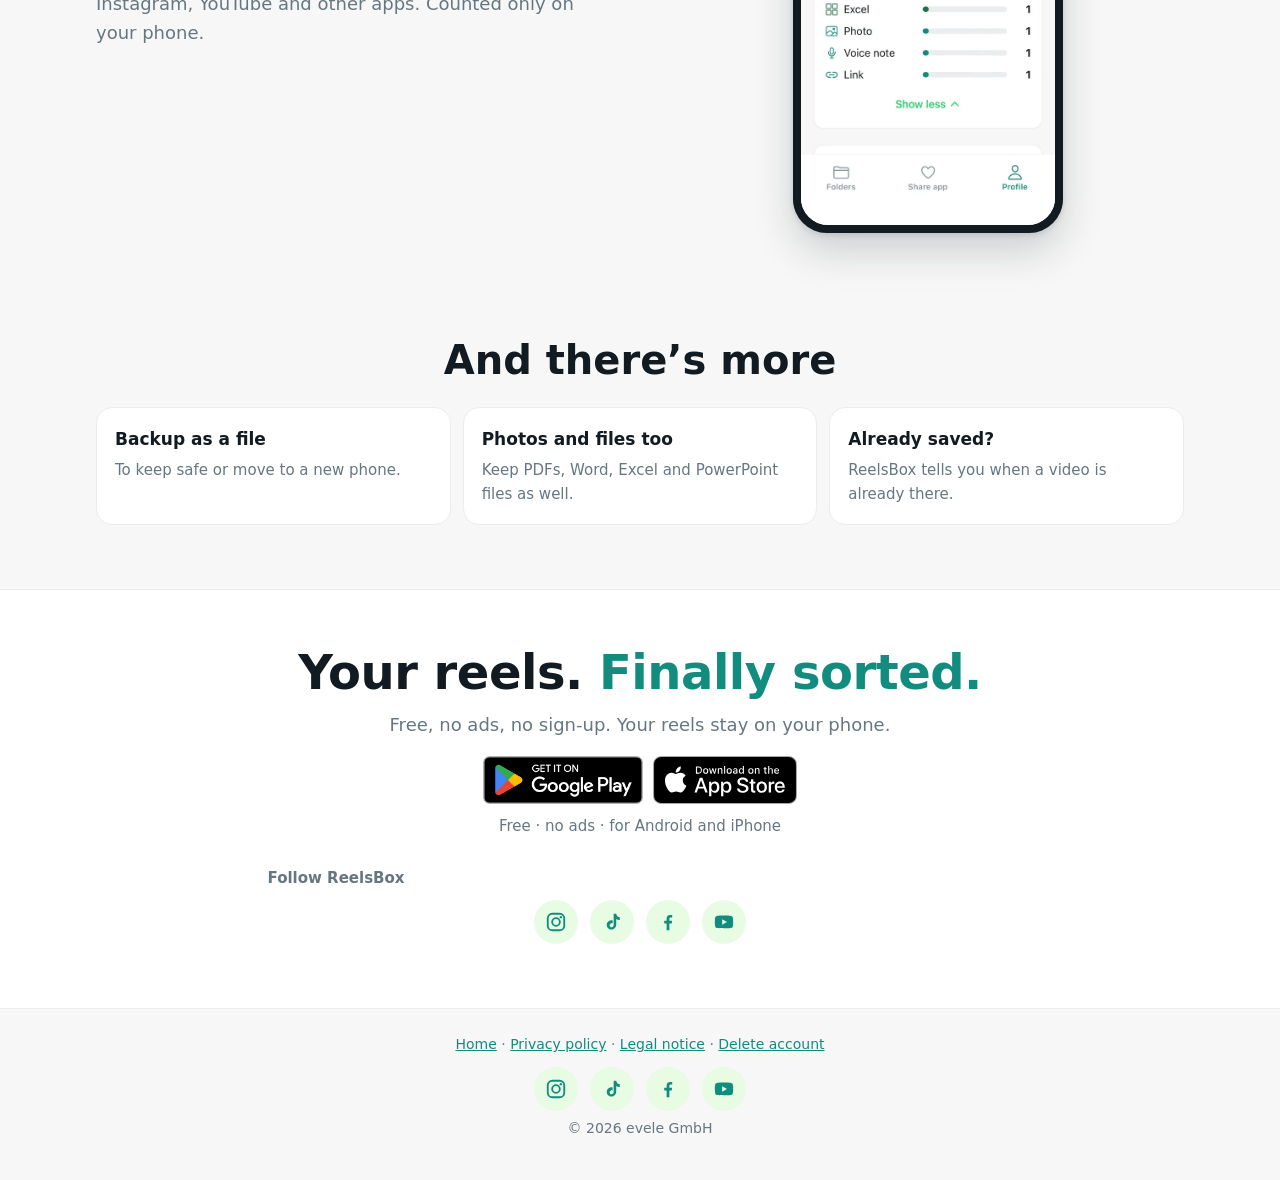
<file: en/index.html>
<!doctype html>
<html lang="en">
<head>
<meta charset="utf-8">
<meta name="viewport" content="width=device-width, initial-scale=1">
<title>ReelsBox, a wallet for your reels</title>
<meta name="description" content="Collect videos from TikTok, YouTube, Instagram and Facebook in one place and send whole folders to friends with one link.">
<link rel="alternate" hreflang="de" href="https://reelsbox.de/">
<link rel="alternate" hreflang="en" href="https://reelsbox.de/en/">
<link rel="icon" href="/favicon.ico" sizes="48x48">
<link rel="icon" href="/favicon.svg" type="image/svg+xml">
<link rel="icon" href="/icon-192.png" type="image/png" sizes="192x192">
<link rel="apple-touch-icon" href="/apple-touch-icon.png">
<link rel="stylesheet" href="/style.css?v=1795488478969">
</head>
<body>
<header class="top"><a class="brand" href="/en/"><svg viewBox="0 0 48 48" width="40" height="40" aria-hidden="true"><rect width="48" height="48" rx="12" fill="#25D366"/><path d="M12 18h24v16a3 3 0 0 1-3 3H15a3 3 0 0 1-3-3z" fill="#fff"/><path d="M10 14a2 2 0 0 1 2-2h24a2 2 0 0 1 2 2v4H10z" fill="#E7FCE3"/><path d="M21 23.5v8l7-4z" fill="#128C7E"/></svg><span>ReelsBox</span></a><a class="lang" href="/" hreflang="de" lang="de">Deutsch</a></header>
<main class="home">

<section class="hero"><div class="wrap hero-grid">
  <div class="hero-text">
    <p class="kicker">A wallet for your reels</p>
    <h1>All Reels. <span class="hl">One Place.</span></h1>
    <p class="lead">Collect videos from TikTok, YouTube, Instagram and Facebook in your own folders and send them to friends with one link. One tap on “Share” is all it takes.</p>
    <div class="stores"><a href="https://play.google.com/store/apps/details?id=com.reelsbox.app&amp;hl=en" target="_blank" rel="noopener"><img src="/img/badge-play-en.png" alt="Get it on Google Play" width="646" height="194"></a><a href="https://apps.apple.com/app/id6824975745" target="_blank" rel="noopener"><img src="/img/badge-appstore-en.svg" alt="Download on the App Store" width="120" height="40"></a></div>
    <p class="note">Free · no ads · for Android and iPhone</p>
  </div>
  <div class="hero-phones">
    <figure class="phone back"><img src="/img/en-hero-share.webp" alt="ReelsBox save screen: “AI sorts” is already selected for a shared Instagram reel" width="600" height="1334" fetchpriority="high"></figure>
    <figure class="phone front"><img src="/img/en-hero-folders.webp" alt="ReelsBox home screen with folders like AI sorts, Recipes, Home workout and Travel ideas" width="600" height="1334" fetchpriority="high"></figure>
  </div>
</div></section>
<section class="band"><div class="wrap band-grid">
  <div class="band-item"><span class="band-icon"><svg viewBox="0 0 24 24" width="28" height="28" fill="none" stroke="currentColor" stroke-width="1.8" stroke-linecap="round" stroke-linejoin="round" aria-hidden="true"><path d="M12 3v12M7.5 7.5 12 3l4.5 4.5"/><path d="M5 12v6a2 2 0 0 0 2 2h10a2 2 0 0 0 2-2v-6"/></svg></span><strong>Share from any app</strong><span>TikTok, YouTube, Instagram, Facebook and more.</span></div>
  <div class="band-item"><span class="band-icon"><svg viewBox="0 0 24 24" width="28" height="28" fill="none" stroke="currentColor" stroke-width="1.8" stroke-linecap="round" stroke-linejoin="round" aria-hidden="true"><path d="M3 7a2 2 0 0 1 2-2h4l2 2h8a2 2 0 0 1 2 2v8a2 2 0 0 1-2 2H5a2 2 0 0 1-2-2z"/></svg></span><strong>Your own folders</strong><span>With app logo, emoji or your own photo.</span></div>
  <div class="band-item"><span class="band-icon"><svg viewBox="0 0 24 24" width="28" height="28" fill="none" stroke="currentColor" stroke-width="1.8" stroke-linecap="round" stroke-linejoin="round" aria-hidden="true"><path d="M21 3 10.5 13.5"/><path d="M21 3 14.5 21l-4-7.5L3 9.5z"/></svg></span><strong>Send folders</strong><span>One link, and friends see all your reels.</span></div>
  <div class="band-item"><span class="band-icon"><svg viewBox="0 0 24 24" width="28" height="28" fill="none" stroke="currentColor" stroke-width="1.8" stroke-linecap="round" stroke-linejoin="round" aria-hidden="true"><circle cx="12" cy="12" r="9"/><path d="M5.6 5.6l12.8 12.8"/></svg></span><strong>Start without an account</strong><span>No ads. You only need an account for the AI.</span></div>
</div></section>
<section class="intro"><div class="wrap">
  <h2 class="section-title">ReelsBox in 20 seconds</h2>
  <figure class="intro-video">
    <video muted loop playsinline preload="none" poster="/img/erklaer-en.webp" data-src="/video/erklaer-en.mp4" width="540" height="960" aria-label="Explainer video: collect and sort songs, save reels from Instagram, TikTok, YouTube and Facebook, search"></video>
    <button type="button" class="sound" data-on="Sound on" data-off="Sound off" aria-pressed="false">🔇 Sound on</button>
  </figure>
</div></section>
<section class="features"><div class="wrap">
  <h2 class="section-title">What ReelsBox can do</h2>
  <div class="feature">
    <div class="feature-text"><h3>Share in 3 taps</h3><p>Tap “Share” on a video, choose ReelsBox, pick a folder. Done. ReelsBox only keeps the link.</p></div>
    <div class="feature-media"><figure class="phone"><video muted loop playsinline preload="none" poster="/img/en-04-share.webp" data-src="/video/en-share.mp4" width="600" height="1334" aria-label="Save screen with folder choice, picture and voice note"></video></figure></div>
  </div>
  <div class="feature">
    <div class="feature-text"><span class="badge">NEW: your own folder photo</span><h3>Folders like a chat</h3><p>Sort into recipes, sport or travel, with app logo, emoji or your own photo. Tap a folder picture to see it big.</p></div>
    <div class="feature-media"><figure class="phone"><video muted loop playsinline preload="none" poster="/img/en-07-folder-photo.webp" data-src="/video/en-folders.mp4" width="600" height="1334" aria-label="Big preview of the folder photo “Travel ideas” with the buttons Open, Change picture, Edit"></video></figure></div>
  </div>
  <div class="feature">
    <div class="feature-text"><h3>With picture and note</h3><p>Thumbnail and title for TikTok and YouTube are added automatically. Add your own pictures, notes, search words and voice notes.</p></div>
    <div class="feature-media"><figure class="phone"><video muted loop playsinline preload="none" poster="/img/en-03-recipes.webp" data-src="/video/en-picture.mp4" width="600" height="1334" aria-label="Folder “Recipes” with large cards, thumbnail and note"></video></figure></div>
  </div>
  <div class="feature">
    <div class="feature-text"><h3>Find everything fast</h3><p>Search finds folders and items across all folders. One tap opens the video again.</p></div>
    <div class="feature-media"><figure class="phone"><video muted loop playsinline preload="none" poster="/img/en-05-search.webp" data-src="/video/en-search.mp4" width="600" height="1334" aria-label="Search for “Re”: folders and items with thumbnails from all folders"></video></figure></div>
  </div>
  <div class="feature">
    <div class="feature-text"><span class="badge">NEW</span><h3>Folder as a playlist</h3><p>Several YouTube videos in one folder? Tap “Play as playlist” and YouTube plays them one after another.</p></div>
    <div class="feature-media"><figure class="phone"><video muted loop playsinline preload="none" poster="/img/en-06-playlist.webp" data-src="/video/en-playlist.mp4" width="600" height="1334" aria-label="Folder “Music” with the button “Play as playlist (7)”"></video></figure></div>
  </div>
  <div class="feature">
    <div class="feature-text"><span class="badge">NEW</span><h3>Your own order</h3><p>Tap “Change order”, hold an item for a moment and drag it up or down. The playlist follows your order.</p></div>
    <div class="feature-media"><figure class="phone"><video muted loop playsinline preload="none" poster="/img/en-09-order.webp" data-src="/video/en-order.mp4" width="600" height="1334" aria-label="Change order: the song “Theo Lindqvist: Leise Stunden” is dragged to the top"></video></figure></div>
  </div>
  <div class="feature">
    <div class="feature-text"><span class="badge">NEW</span><h3>Where your reels come from</h3><p>Your profile shows how many items come from TikTok, Instagram, YouTube and other apps. Counted only on your phone.</p></div>
    <div class="feature-media"><figure class="phone"><video muted loop playsinline preload="none" poster="/img/en-08-stats.webp" data-src="/video/en-stats.mp4" width="600" height="1334" aria-label="Profile with the card “Where your items come from”: bars for YouTube, TikTok, Instagram, PDF and more"></video></figure></div>
  </div>
</div></section>
<section class="more"><div class="wrap">
  <h2 class="section-title">And there’s more</h2>
  <div class="more-grid">
    <div><strong>Backup as a file</strong><span>To keep safe or move to a new phone.</span></div>
    <div><strong>Photos and files too</strong><span>Keep PDFs, Word, Excel and PowerPoint files as well.</span></div>
    <div><strong>Already saved?</strong><span>ReelsBox tells you when a video is already there.</span></div>
  </div>
</div></section>
<section class="cta"><div class="wrap">
  <h2>Your reels. <span class="hl">Finally sorted.</span></h2>
  <p>Free, no ads, no sign-up. Your reels stay on your phone.</p>
  <div class="stores"><a href="https://play.google.com/store/apps/details?id=com.reelsbox.app&amp;hl=en" target="_blank" rel="noopener"><img src="/img/badge-play-en.png" alt="Get it on Google Play" width="646" height="194"></a><a href="https://apps.apple.com/app/id6824975745" target="_blank" rel="noopener"><img src="/img/badge-appstore-en.svg" alt="Download on the App Store" width="120" height="40"></a></div>
  <p class="note">Free · no ads · for Android and iPhone</p>
  <p class="follow">Follow ReelsBox</p>
  <div class="social"><a href="https://www.instagram.com/reelsboxapp/" target="_blank" rel="noopener" aria-label="Instagram" title="Instagram"><svg viewBox="0 0 24 24" width="22" height="22" aria-hidden="true"><rect x="3" y="3" width="18" height="18" rx="5" fill="none" stroke="currentColor" stroke-width="2"/><circle cx="12" cy="12" r="4.2" fill="none" stroke="currentColor" stroke-width="2"/><circle cx="17.3" cy="6.7" r="1.3" fill="currentColor"/></svg></a><a href="https://www.tiktok.com/@reelsboxapp" target="_blank" rel="noopener" aria-label="TikTok" title="TikTok"><svg viewBox="0 0 24 24" width="22" height="22" aria-hidden="true"><path fill="currentColor" d="M16.6 3c.3 2.2 1.6 3.6 3.9 3.8v3.1c-1.4.1-2.6-.3-3.9-1.1v5.9c0 4-3.8 6.4-7.2 5.1-2.4-.9-3.7-3.5-3-6 .8-2.8 3.6-4.3 6.3-3.6v3.2c-1.3-.5-2.8.2-3.2 1.5-.4 1.4.6 2.9 2.1 2.9 1.3 0 2.2-1 2.2-2.4V3z"/></svg></a><a href="https://www.facebook.com/1409324085595600" target="_blank" rel="noopener" aria-label="Facebook" title="Facebook"><svg viewBox="0 0 24 24" width="22" height="22" aria-hidden="true"><path fill="currentColor" d="M13.5 21v-7.5h2.6l.4-3h-3V8.6c0-.9.3-1.5 1.5-1.5h1.6V4.4c-.3 0-1.2-.1-2.3-.1-2.3 0-3.8 1.4-3.8 3.9v2.3H7.9v3h2.6V21z"/></svg></a><a href="https://www.youtube.com/@reelsbox_app" target="_blank" rel="noopener" aria-label="YouTube" title="YouTube"><svg viewBox="0 0 24 24" width="22" height="22" aria-hidden="true"><path fill="currentColor" d="M21.6 7.2a2.5 2.5 0 0 0-1.8-1.8C18.2 5 12 5 12 5s-6.2 0-7.8.4A2.5 2.5 0 0 0 2.4 7.2C2 8.8 2 12 2 12s0 3.2.4 4.8a2.5 2.5 0 0 0 1.8 1.8C5.8 19 12 19 12 19s6.2 0 7.8-.4a2.5 2.5 0 0 0 1.8-1.8c.4-1.6.4-4.8.4-4.8s0-3.2-.4-4.8zM10 15V9l5.2 3z"/></svg></a></div>
</div></section>
<script>
(function(){var v=document.querySelectorAll('video[data-src]');if(!v.length)return;
var calm=window.matchMedia&&matchMedia('(prefers-reduced-motion: reduce)').matches;
function load(el){if(!el.src){el.src=el.getAttribute('data-src');}if(!calm){el.play().catch(function(){});}}
if(!('IntersectionObserver' in window)){v.forEach(load);return;}
var io=new IntersectionObserver(function(es){es.forEach(function(e){if(e.isIntersecting){load(e.target);}else if(e.target.src){e.target.pause();}});},{rootMargin:'200px'});
v.forEach(function(el){io.observe(el);});})();
(function(){var b=document.querySelector('.sound');if(!b)return;var v=b.parentNode.querySelector('video');
b.addEventListener('click',function(){if(!v.src){v.src=v.getAttribute('data-src');}var on=v.muted;v.muted=!on;
if(on){v.currentTime=0;}v.play().catch(function(){});b.setAttribute('aria-pressed',on?'true':'false');
b.textContent=(on?'🔊 ':'🔇 ')+(on?b.getAttribute('data-off'):b.getAttribute('data-on'));});})();
</script>
</main>
<footer>
<a href="/en/">Home</a> · <a href="/en/privacy/">Privacy policy</a> · <a href="/en/legal-notice/">Legal notice</a> · <a href="/en/delete-account/">Delete account</a>
<div class="social"><a href="https://www.instagram.com/reelsboxapp/" target="_blank" rel="noopener" aria-label="Instagram" title="Instagram"><svg viewBox="0 0 24 24" width="22" height="22" aria-hidden="true"><rect x="3" y="3" width="18" height="18" rx="5" fill="none" stroke="currentColor" stroke-width="2"/><circle cx="12" cy="12" r="4.2" fill="none" stroke="currentColor" stroke-width="2"/><circle cx="17.3" cy="6.7" r="1.3" fill="currentColor"/></svg></a><a href="https://www.tiktok.com/@reelsboxapp" target="_blank" rel="noopener" aria-label="TikTok" title="TikTok"><svg viewBox="0 0 24 24" width="22" height="22" aria-hidden="true"><path fill="currentColor" d="M16.6 3c.3 2.2 1.6 3.6 3.9 3.8v3.1c-1.4.1-2.6-.3-3.9-1.1v5.9c0 4-3.8 6.4-7.2 5.1-2.4-.9-3.7-3.5-3-6 .8-2.8 3.6-4.3 6.3-3.6v3.2c-1.3-.5-2.8.2-3.2 1.5-.4 1.4.6 2.9 2.1 2.9 1.3 0 2.2-1 2.2-2.4V3z"/></svg></a><a href="https://www.facebook.com/1409324085595600" target="_blank" rel="noopener" aria-label="Facebook" title="Facebook"><svg viewBox="0 0 24 24" width="22" height="22" aria-hidden="true"><path fill="currentColor" d="M13.5 21v-7.5h2.6l.4-3h-3V8.6c0-.9.3-1.5 1.5-1.5h1.6V4.4c-.3 0-1.2-.1-2.3-.1-2.3 0-3.8 1.4-3.8 3.9v2.3H7.9v3h2.6V21z"/></svg></a><a href="https://www.youtube.com/@reelsbox_app" target="_blank" rel="noopener" aria-label="YouTube" title="YouTube"><svg viewBox="0 0 24 24" width="22" height="22" aria-hidden="true"><path fill="currentColor" d="M21.6 7.2a2.5 2.5 0 0 0-1.8-1.8C18.2 5 12 5 12 5s-6.2 0-7.8.4A2.5 2.5 0 0 0 2.4 7.2C2 8.8 2 12 2 12s0 3.2.4 4.8a2.5 2.5 0 0 0 1.8 1.8C5.8 19 12 19 12 19s6.2 0 7.8-.4a2.5 2.5 0 0 0 1.8-1.8c.4-1.6.4-4.8.4-4.8s0-3.2-.4-4.8zM10 15V9l5.2 3z"/></svg></a></div>
<div class="small">© 2026 evele GmbH</div>
</footer>
</body>
</html>
</file>
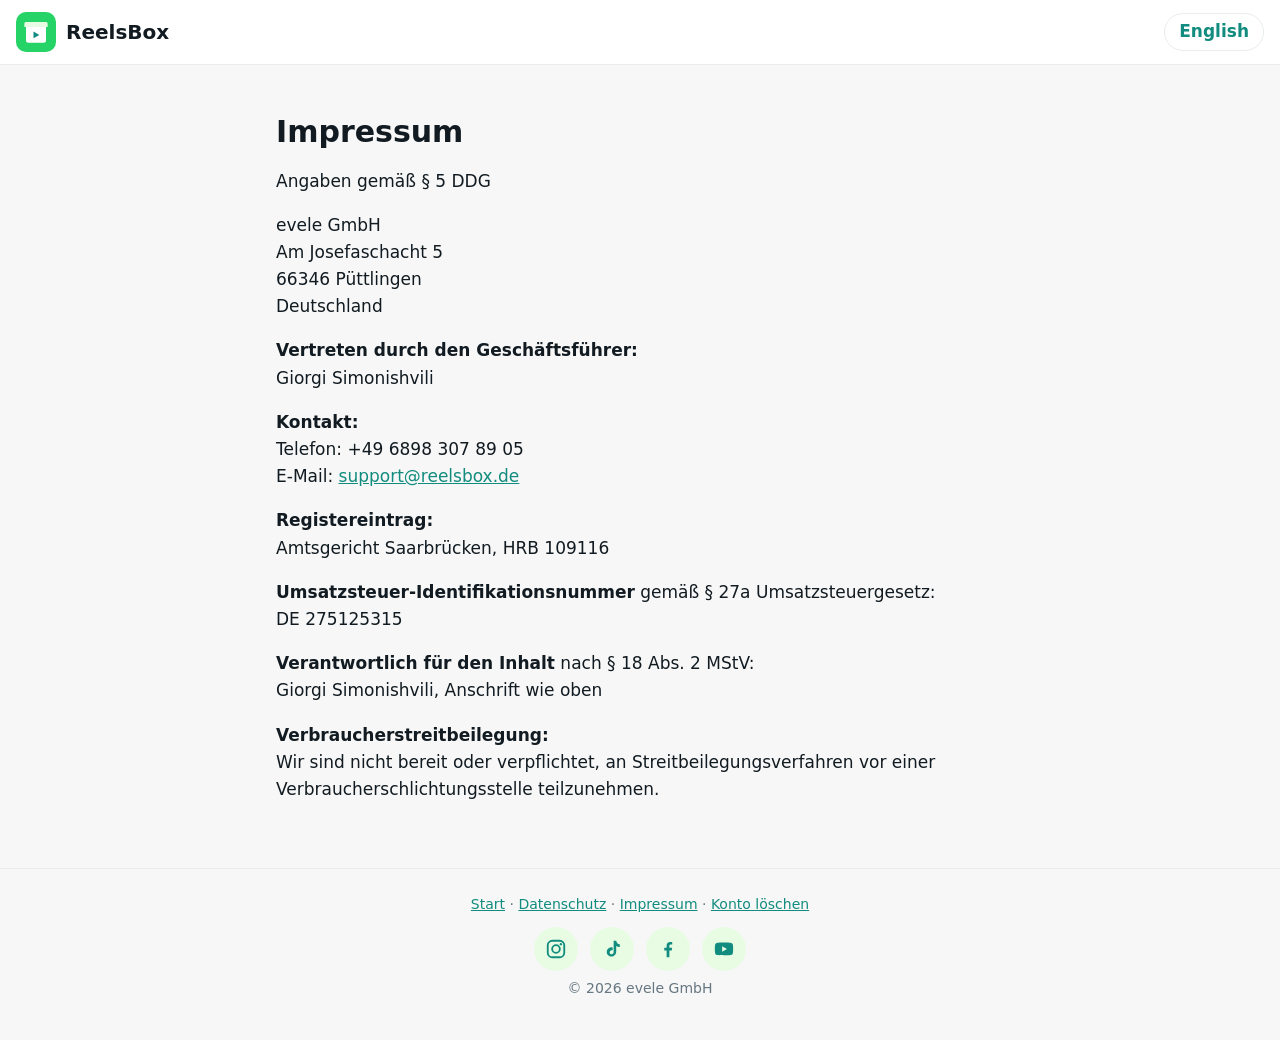
<file: impressum/index.html>
<!doctype html>
<html lang="de">
<head>
<meta charset="utf-8">
<meta name="viewport" content="width=device-width, initial-scale=1">
<title>Impressum | ReelsBox</title>
<meta name="description" content="Impressum">
<link rel="alternate" hreflang="de" href="https://reelsbox.de/impressum/">
<link rel="alternate" hreflang="en" href="https://reelsbox.de/en/legal-notice/">
<link rel="icon" href="/favicon.ico" sizes="48x48">
<link rel="icon" href="/favicon.svg" type="image/svg+xml">
<link rel="icon" href="/icon-192.png" type="image/png" sizes="192x192">
<link rel="apple-touch-icon" href="/apple-touch-icon.png">
<link rel="stylesheet" href="/style.css?v=1795488478968">
</head>
<body>
<header class="top"><a class="brand" href="/"><svg viewBox="0 0 48 48" width="40" height="40" aria-hidden="true"><rect width="48" height="48" rx="12" fill="#25D366"/><path d="M12 18h24v16a3 3 0 0 1-3 3H15a3 3 0 0 1-3-3z" fill="#fff"/><path d="M10 14a2 2 0 0 1 2-2h24a2 2 0 0 1 2 2v4H10z" fill="#E7FCE3"/><path d="M21 23.5v8l7-4z" fill="#128C7E"/></svg><span>ReelsBox</span></a><a class="lang" href="/en/legal-notice/" hreflang="en" lang="en">English</a></header>
<main>
<h1>Impressum</h1>
<p>Angaben gemäß § 5 DDG</p>
<p>evele GmbH<br>Am Josefaschacht 5<br>66346 Püttlingen<br>Deutschland</p>
<p><strong>Vertreten durch den Geschäftsführer:</strong><br>Giorgi Simonishvili</p>
<p><strong>Kontakt:</strong><br>Telefon: +49 6898 307 89 05<br>E-Mail: <a href="mailto:support@reelsbox.de">support@reelsbox.de</a></p>
<p><strong>Registereintrag:</strong><br>Amtsgericht Saarbrücken, HRB 109116</p>
<p><strong>Umsatzsteuer-Identifikationsnummer</strong> gemäß § 27a Umsatzsteuergesetz:<br>DE 275125315</p>
<p><strong>Verantwortlich für den Inhalt</strong> nach § 18 Abs. 2 MStV:<br>Giorgi Simonishvili, Anschrift wie oben</p>
<p><strong>Verbraucherstreitbeilegung:</strong><br>Wir sind nicht bereit oder verpflichtet, an Streitbeilegungsverfahren vor einer Verbraucherschlichtungsstelle teilzunehmen.</p>
</main>
<footer>
<a href="/">Start</a> · <a href="/datenschutz/">Datenschutz</a> · <a href="/impressum/">Impressum</a> · <a href="/konto-loeschen/">Konto löschen</a>
<div class="social"><a href="https://www.instagram.com/reelsboxapp/" target="_blank" rel="noopener" aria-label="Instagram" title="Instagram"><svg viewBox="0 0 24 24" width="22" height="22" aria-hidden="true"><rect x="3" y="3" width="18" height="18" rx="5" fill="none" stroke="currentColor" stroke-width="2"/><circle cx="12" cy="12" r="4.2" fill="none" stroke="currentColor" stroke-width="2"/><circle cx="17.3" cy="6.7" r="1.3" fill="currentColor"/></svg></a><a href="https://www.tiktok.com/@reelsboxapp" target="_blank" rel="noopener" aria-label="TikTok" title="TikTok"><svg viewBox="0 0 24 24" width="22" height="22" aria-hidden="true"><path fill="currentColor" d="M16.6 3c.3 2.2 1.6 3.6 3.9 3.8v3.1c-1.4.1-2.6-.3-3.9-1.1v5.9c0 4-3.8 6.4-7.2 5.1-2.4-.9-3.7-3.5-3-6 .8-2.8 3.6-4.3 6.3-3.6v3.2c-1.3-.5-2.8.2-3.2 1.5-.4 1.4.6 2.9 2.1 2.9 1.3 0 2.2-1 2.2-2.4V3z"/></svg></a><a href="https://www.facebook.com/1409324085595600" target="_blank" rel="noopener" aria-label="Facebook" title="Facebook"><svg viewBox="0 0 24 24" width="22" height="22" aria-hidden="true"><path fill="currentColor" d="M13.5 21v-7.5h2.6l.4-3h-3V8.6c0-.9.3-1.5 1.5-1.5h1.6V4.4c-.3 0-1.2-.1-2.3-.1-2.3 0-3.8 1.4-3.8 3.9v2.3H7.9v3h2.6V21z"/></svg></a><a href="https://www.youtube.com/@reelsbox_app" target="_blank" rel="noopener" aria-label="YouTube" title="YouTube"><svg viewBox="0 0 24 24" width="22" height="22" aria-hidden="true"><path fill="currentColor" d="M21.6 7.2a2.5 2.5 0 0 0-1.8-1.8C18.2 5 12 5 12 5s-6.2 0-7.8.4A2.5 2.5 0 0 0 2.4 7.2C2 8.8 2 12 2 12s0 3.2.4 4.8a2.5 2.5 0 0 0 1.8 1.8C5.8 19 12 19 12 19s6.2 0 7.8-.4a2.5 2.5 0 0 0 1.8-1.8c.4-1.6.4-4.8.4-4.8s0-3.2-.4-4.8zM10 15V9l5.2 3z"/></svg></a></div>
<div class="small">© 2026 evele GmbH</div>
</footer>
</body>
</html>
</file>
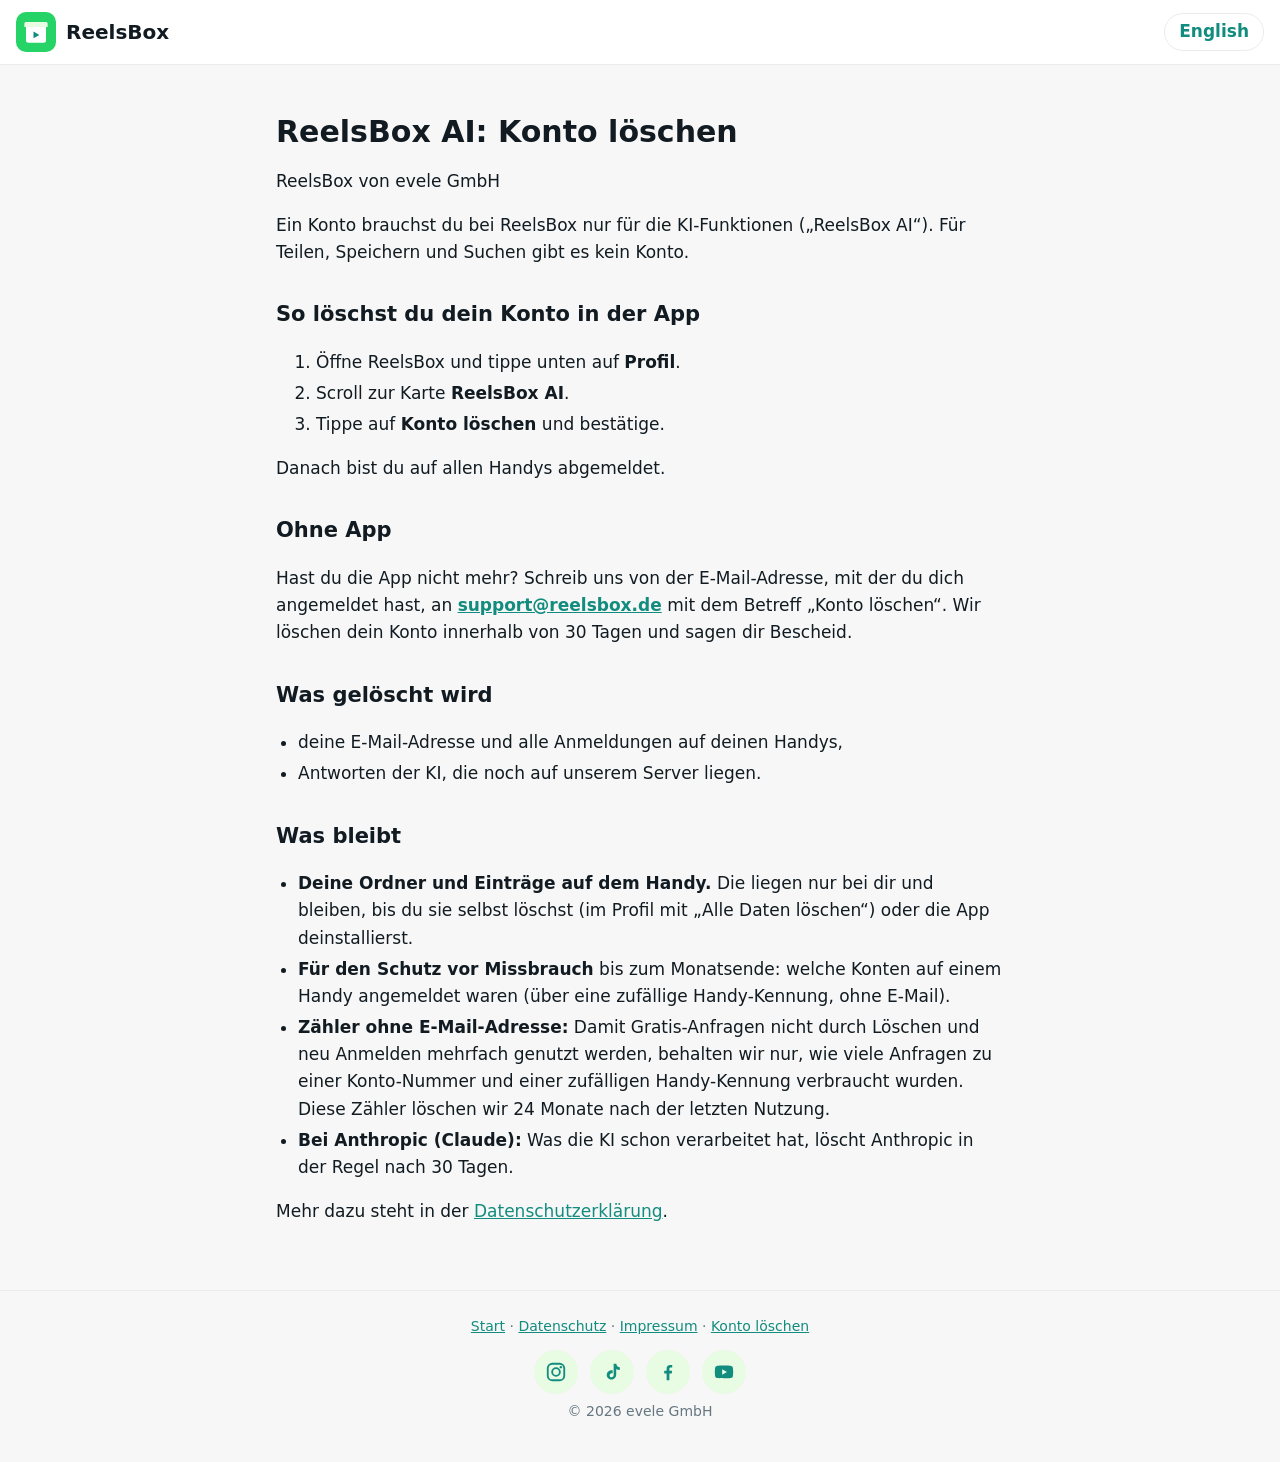
<file: konto-loeschen/index.html>
<!doctype html>
<html lang="de">
<head>
<meta charset="utf-8">
<meta name="viewport" content="width=device-width, initial-scale=1">
<title>Konto löschen | ReelsBox</title>
<meta name="description" content="So löschst du dein ReelsBox-AI-Konto">
<link rel="alternate" hreflang="de" href="https://reelsbox.de/konto-loeschen/">
<link rel="alternate" hreflang="en" href="https://reelsbox.de/en/delete-account/">
<link rel="icon" href="/favicon.ico" sizes="48x48">
<link rel="icon" href="/favicon.svg" type="image/svg+xml">
<link rel="icon" href="/icon-192.png" type="image/png" sizes="192x192">
<link rel="apple-touch-icon" href="/apple-touch-icon.png">
<link rel="stylesheet" href="/style.css?v=1795488478967">
</head>
<body>
<header class="top"><a class="brand" href="/"><svg viewBox="0 0 48 48" width="40" height="40" aria-hidden="true"><rect width="48" height="48" rx="12" fill="#25D366"/><path d="M12 18h24v16a3 3 0 0 1-3 3H15a3 3 0 0 1-3-3z" fill="#fff"/><path d="M10 14a2 2 0 0 1 2-2h24a2 2 0 0 1 2 2v4H10z" fill="#E7FCE3"/><path d="M21 23.5v8l7-4z" fill="#128C7E"/></svg><span>ReelsBox</span></a><a class="lang" href="/en/delete-account/" hreflang="en" lang="en">English</a></header>
<main>
<h1>ReelsBox AI: Konto löschen</h1>
<p>ReelsBox von evele GmbH</p>
<p>Ein Konto brauchst du bei ReelsBox nur für die KI-Funktionen („ReelsBox AI“). Für Teilen, Speichern und Suchen gibt es kein Konto.</p>
<h2>So löschst du dein Konto in der App</h2>
<ol><li>Öffne ReelsBox und tippe unten auf <strong>Profil</strong>.</li><li>Scroll zur Karte <strong>ReelsBox AI</strong>.</li><li>Tippe auf <strong>Konto löschen</strong> und bestätige.</li></ol>
<p>Danach bist du auf allen Handys abgemeldet.</p>
<h2>Ohne App</h2>
<p>Hast du die App nicht mehr? Schreib uns von der E-Mail-Adresse, mit der du dich angemeldet hast, an <strong><a href="mailto:support@reelsbox.de">support@reelsbox.de</a></strong> mit dem Betreff „Konto löschen“. Wir löschen dein Konto innerhalb von 30 Tagen und sagen dir Bescheid.</p>
<h2>Was gelöscht wird</h2>
<ul><li>deine E-Mail-Adresse und alle Anmeldungen auf deinen Handys,</li><li>Antworten der KI, die noch auf unserem Server liegen.</li></ul>
<h2>Was bleibt</h2>
<ul><li><strong>Deine Ordner und Einträge auf dem Handy.</strong> Die liegen nur bei dir und bleiben, bis du sie selbst löschst (im Profil mit „Alle Daten löschen“) oder die App deinstallierst.</li><li><strong>Für den Schutz vor Missbrauch</strong> bis zum Monatsende: welche Konten auf einem Handy angemeldet waren (über eine zufällige Handy-Kennung, ohne E-Mail).</li><li><strong>Zähler ohne E-Mail-Adresse:</strong> Damit Gratis-Anfragen nicht durch Löschen und neu Anmelden mehrfach genutzt werden, behalten wir nur, wie viele Anfragen zu einer Konto-Nummer und einer zufälligen Handy-Kennung verbraucht wurden. Diese Zähler löschen wir 24 Monate nach der letzten Nutzung.</li><li><strong>Bei Anthropic (Claude):</strong> Was die KI schon verarbeitet hat, löscht Anthropic in der Regel nach 30 Tagen.</li></ul>
<p>Mehr dazu steht in der <a href="/datenschutz/">Datenschutzerklärung</a>.</p>
</main>
<footer>
<a href="/">Start</a> · <a href="/datenschutz/">Datenschutz</a> · <a href="/impressum/">Impressum</a> · <a href="/konto-loeschen/">Konto löschen</a>
<div class="social"><a href="https://www.instagram.com/reelsboxapp/" target="_blank" rel="noopener" aria-label="Instagram" title="Instagram"><svg viewBox="0 0 24 24" width="22" height="22" aria-hidden="true"><rect x="3" y="3" width="18" height="18" rx="5" fill="none" stroke="currentColor" stroke-width="2"/><circle cx="12" cy="12" r="4.2" fill="none" stroke="currentColor" stroke-width="2"/><circle cx="17.3" cy="6.7" r="1.3" fill="currentColor"/></svg></a><a href="https://www.tiktok.com/@reelsboxapp" target="_blank" rel="noopener" aria-label="TikTok" title="TikTok"><svg viewBox="0 0 24 24" width="22" height="22" aria-hidden="true"><path fill="currentColor" d="M16.6 3c.3 2.2 1.6 3.6 3.9 3.8v3.1c-1.4.1-2.6-.3-3.9-1.1v5.9c0 4-3.8 6.4-7.2 5.1-2.4-.9-3.7-3.5-3-6 .8-2.8 3.6-4.3 6.3-3.6v3.2c-1.3-.5-2.8.2-3.2 1.5-.4 1.4.6 2.9 2.1 2.9 1.3 0 2.2-1 2.2-2.4V3z"/></svg></a><a href="https://www.facebook.com/1409324085595600" target="_blank" rel="noopener" aria-label="Facebook" title="Facebook"><svg viewBox="0 0 24 24" width="22" height="22" aria-hidden="true"><path fill="currentColor" d="M13.5 21v-7.5h2.6l.4-3h-3V8.6c0-.9.3-1.5 1.5-1.5h1.6V4.4c-.3 0-1.2-.1-2.3-.1-2.3 0-3.8 1.4-3.8 3.9v2.3H7.9v3h2.6V21z"/></svg></a><a href="https://www.youtube.com/@reelsbox_app" target="_blank" rel="noopener" aria-label="YouTube" title="YouTube"><svg viewBox="0 0 24 24" width="22" height="22" aria-hidden="true"><path fill="currentColor" d="M21.6 7.2a2.5 2.5 0 0 0-1.8-1.8C18.2 5 12 5 12 5s-6.2 0-7.8.4A2.5 2.5 0 0 0 2.4 7.2C2 8.8 2 12 2 12s0 3.2.4 4.8a2.5 2.5 0 0 0 1.8 1.8C5.8 19 12 19 12 19s6.2 0 7.8-.4a2.5 2.5 0 0 0 1.8-1.8c.4-1.6.4-4.8.4-4.8s0-3.2-.4-4.8zM10 15V9l5.2 3z"/></svg></a></div>
<div class="small">© 2026 evele GmbH</div>
</footer>
</body>
</html>
</file>
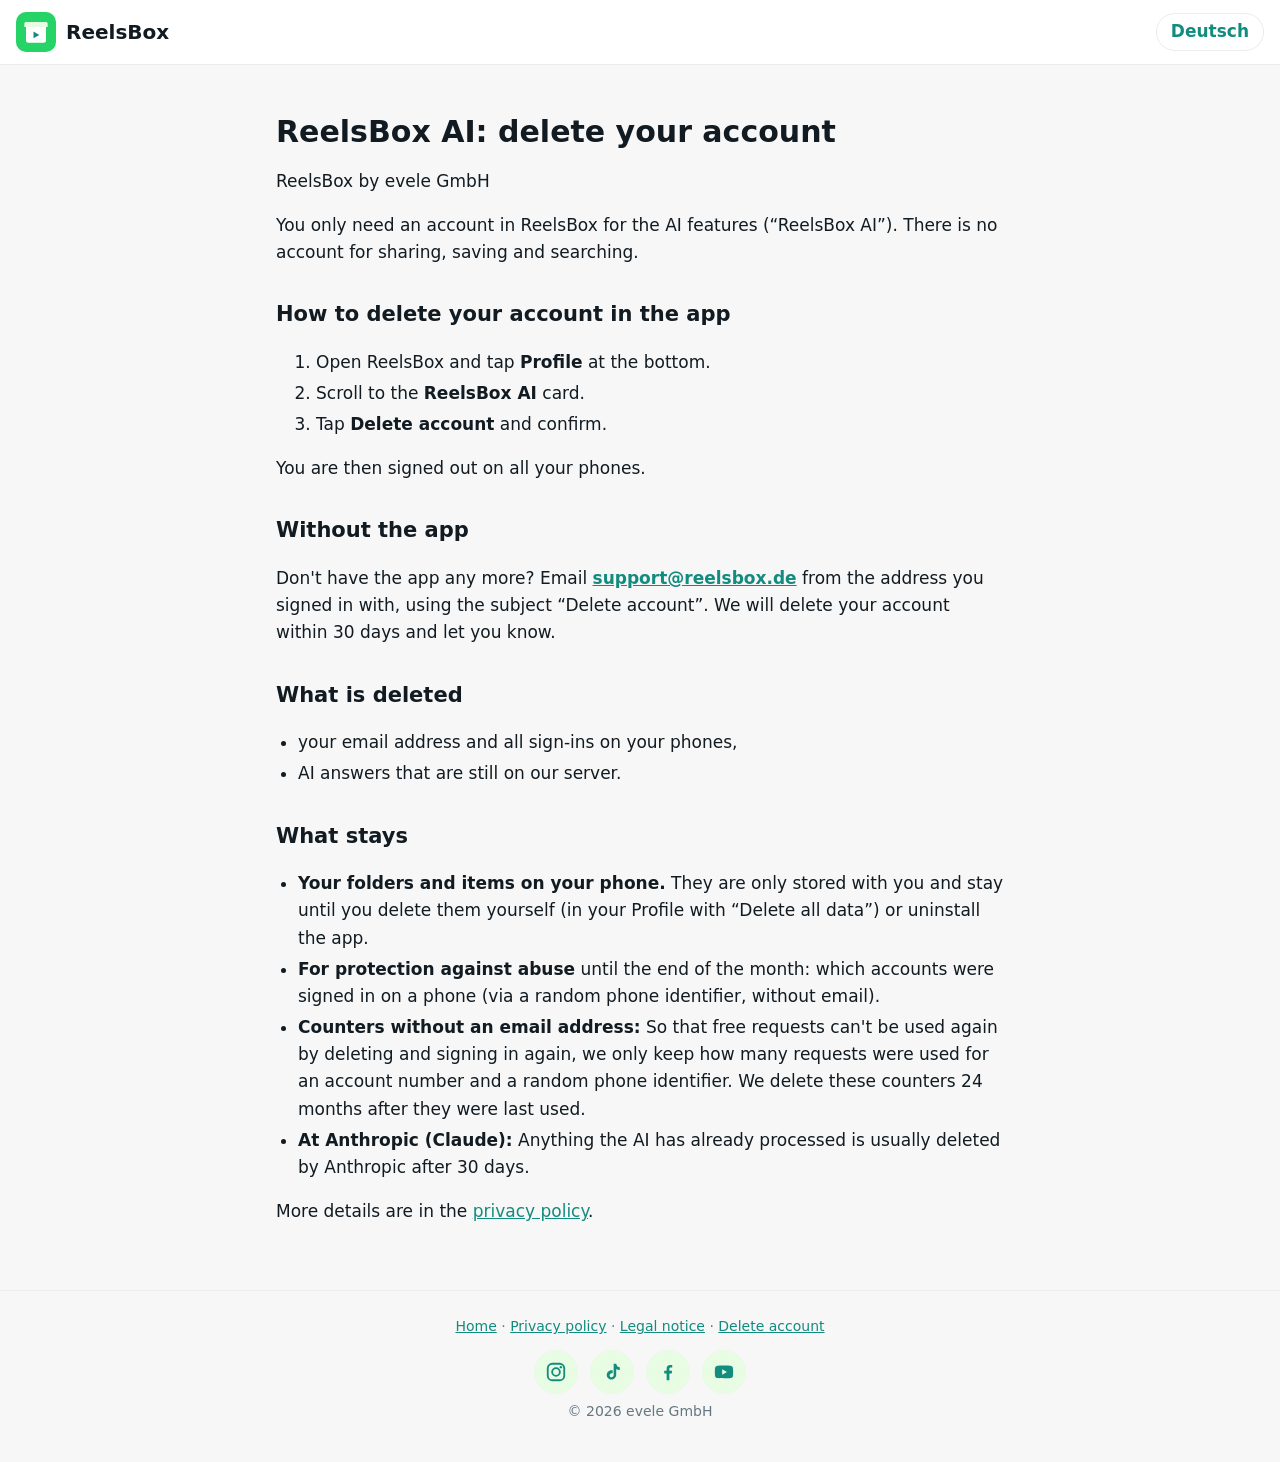
<file: en/delete-account/index.html>
<!doctype html>
<html lang="en">
<head>
<meta charset="utf-8">
<meta name="viewport" content="width=device-width, initial-scale=1">
<title>Delete account | ReelsBox</title>
<meta name="description" content="How to delete your ReelsBox AI account">
<link rel="alternate" hreflang="de" href="https://reelsbox.de/konto-loeschen/">
<link rel="alternate" hreflang="en" href="https://reelsbox.de/en/delete-account/">
<link rel="icon" href="/favicon.ico" sizes="48x48">
<link rel="icon" href="/favicon.svg" type="image/svg+xml">
<link rel="icon" href="/icon-192.png" type="image/png" sizes="192x192">
<link rel="apple-touch-icon" href="/apple-touch-icon.png">
<link rel="stylesheet" href="/style.css?v=1795488478970">
</head>
<body>
<header class="top"><a class="brand" href="/en/"><svg viewBox="0 0 48 48" width="40" height="40" aria-hidden="true"><rect width="48" height="48" rx="12" fill="#25D366"/><path d="M12 18h24v16a3 3 0 0 1-3 3H15a3 3 0 0 1-3-3z" fill="#fff"/><path d="M10 14a2 2 0 0 1 2-2h24a2 2 0 0 1 2 2v4H10z" fill="#E7FCE3"/><path d="M21 23.5v8l7-4z" fill="#128C7E"/></svg><span>ReelsBox</span></a><a class="lang" href="/konto-loeschen/" hreflang="de" lang="de">Deutsch</a></header>
<main>
<h1>ReelsBox AI: delete your account</h1>
<p>ReelsBox by evele GmbH</p>
<p>You only need an account in ReelsBox for the AI features (“ReelsBox AI”). There is no account for sharing, saving and searching.</p>
<h2>How to delete your account in the app</h2>
<ol><li>Open ReelsBox and tap <strong>Profile</strong> at the bottom.</li><li>Scroll to the <strong>ReelsBox AI</strong> card.</li><li>Tap <strong>Delete account</strong> and confirm.</li></ol>
<p>You are then signed out on all your phones.</p>
<h2>Without the app</h2>
<p>Don't have the app any more? Email <strong><a href="mailto:support@reelsbox.de">support@reelsbox.de</a></strong> from the address you signed in with, using the subject “Delete account”. We will delete your account within 30 days and let you know.</p>
<h2>What is deleted</h2>
<ul><li>your email address and all sign-ins on your phones,</li><li>AI answers that are still on our server.</li></ul>
<h2>What stays</h2>
<ul><li><strong>Your folders and items on your phone.</strong> They are only stored with you and stay until you delete them yourself (in your Profile with “Delete all data”) or uninstall the app.</li><li><strong>For protection against abuse</strong> until the end of the month: which accounts were signed in on a phone (via a random phone identifier, without email).</li><li><strong>Counters without an email address:</strong> So that free requests can't be used again by deleting and signing in again, we only keep how many requests were used for an account number and a random phone identifier. We delete these counters 24 months after they were last used.</li><li><strong>At Anthropic (Claude):</strong> Anything the AI has already processed is usually deleted by Anthropic after 30 days.</li></ul>
<p>More details are in the <a href="/en/privacy/">privacy policy</a>.</p>
</main>
<footer>
<a href="/en/">Home</a> · <a href="/en/privacy/">Privacy policy</a> · <a href="/en/legal-notice/">Legal notice</a> · <a href="/en/delete-account/">Delete account</a>
<div class="social"><a href="https://www.instagram.com/reelsboxapp/" target="_blank" rel="noopener" aria-label="Instagram" title="Instagram"><svg viewBox="0 0 24 24" width="22" height="22" aria-hidden="true"><rect x="3" y="3" width="18" height="18" rx="5" fill="none" stroke="currentColor" stroke-width="2"/><circle cx="12" cy="12" r="4.2" fill="none" stroke="currentColor" stroke-width="2"/><circle cx="17.3" cy="6.7" r="1.3" fill="currentColor"/></svg></a><a href="https://www.tiktok.com/@reelsboxapp" target="_blank" rel="noopener" aria-label="TikTok" title="TikTok"><svg viewBox="0 0 24 24" width="22" height="22" aria-hidden="true"><path fill="currentColor" d="M16.6 3c.3 2.2 1.6 3.6 3.9 3.8v3.1c-1.4.1-2.6-.3-3.9-1.1v5.9c0 4-3.8 6.4-7.2 5.1-2.4-.9-3.7-3.5-3-6 .8-2.8 3.6-4.3 6.3-3.6v3.2c-1.3-.5-2.8.2-3.2 1.5-.4 1.4.6 2.9 2.1 2.9 1.3 0 2.2-1 2.2-2.4V3z"/></svg></a><a href="https://www.facebook.com/1409324085595600" target="_blank" rel="noopener" aria-label="Facebook" title="Facebook"><svg viewBox="0 0 24 24" width="22" height="22" aria-hidden="true"><path fill="currentColor" d="M13.5 21v-7.5h2.6l.4-3h-3V8.6c0-.9.3-1.5 1.5-1.5h1.6V4.4c-.3 0-1.2-.1-2.3-.1-2.3 0-3.8 1.4-3.8 3.9v2.3H7.9v3h2.6V21z"/></svg></a><a href="https://www.youtube.com/@reelsbox_app" target="_blank" rel="noopener" aria-label="YouTube" title="YouTube"><svg viewBox="0 0 24 24" width="22" height="22" aria-hidden="true"><path fill="currentColor" d="M21.6 7.2a2.5 2.5 0 0 0-1.8-1.8C18.2 5 12 5 12 5s-6.2 0-7.8.4A2.5 2.5 0 0 0 2.4 7.2C2 8.8 2 12 2 12s0 3.2.4 4.8a2.5 2.5 0 0 0 1.8 1.8C5.8 19 12 19 12 19s6.2 0 7.8-.4a2.5 2.5 0 0 0 1.8-1.8c.4-1.6.4-4.8.4-4.8s0-3.2-.4-4.8zM10 15V9l5.2 3z"/></svg></a></div>
<div class="small">© 2026 evele GmbH</div>
</footer>
</body>
</html>
</file>
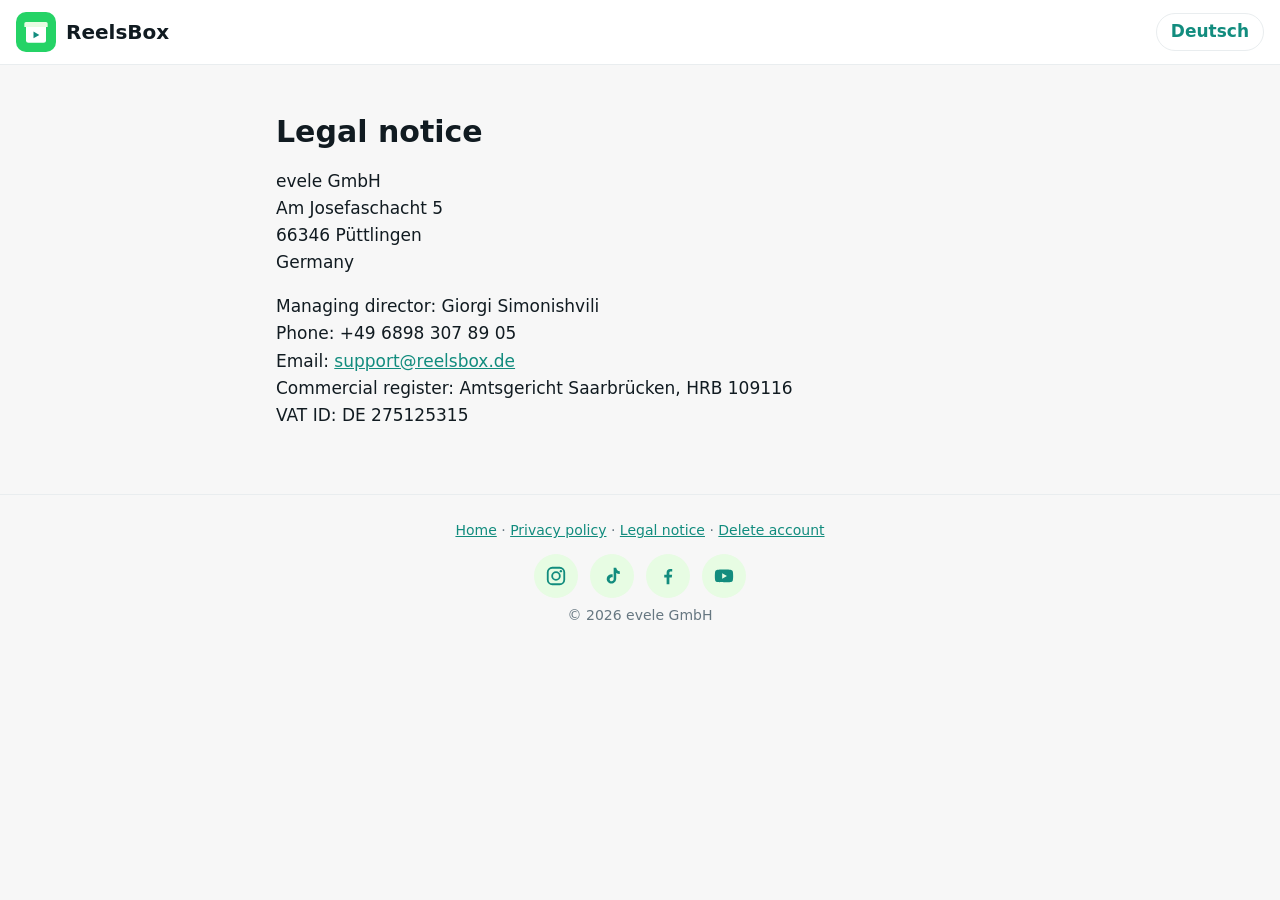
<file: en/legal-notice/index.html>
<!doctype html>
<html lang="en">
<head>
<meta charset="utf-8">
<meta name="viewport" content="width=device-width, initial-scale=1">
<title>Legal notice | ReelsBox</title>
<meta name="description" content="Legal notice">
<link rel="alternate" hreflang="de" href="https://reelsbox.de/impressum/">
<link rel="alternate" hreflang="en" href="https://reelsbox.de/en/legal-notice/">
<link rel="icon" href="/favicon.ico" sizes="48x48">
<link rel="icon" href="/favicon.svg" type="image/svg+xml">
<link rel="icon" href="/icon-192.png" type="image/png" sizes="192x192">
<link rel="apple-touch-icon" href="/apple-touch-icon.png">
<link rel="stylesheet" href="/style.css?v=1795488478971">
</head>
<body>
<header class="top"><a class="brand" href="/en/"><svg viewBox="0 0 48 48" width="40" height="40" aria-hidden="true"><rect width="48" height="48" rx="12" fill="#25D366"/><path d="M12 18h24v16a3 3 0 0 1-3 3H15a3 3 0 0 1-3-3z" fill="#fff"/><path d="M10 14a2 2 0 0 1 2-2h24a2 2 0 0 1 2 2v4H10z" fill="#E7FCE3"/><path d="M21 23.5v8l7-4z" fill="#128C7E"/></svg><span>ReelsBox</span></a><a class="lang" href="/impressum/" hreflang="de" lang="de">Deutsch</a></header>
<main>
<h1>Legal notice</h1>
<p>evele GmbH<br>Am Josefaschacht 5<br>66346 Püttlingen<br>Germany</p>
<p>Managing director: Giorgi Simonishvili<br>Phone: +49 6898 307 89 05<br>Email: <a href="mailto:support@reelsbox.de">support@reelsbox.de</a><br>Commercial register: Amtsgericht Saarbrücken, HRB 109116<br>VAT ID: DE 275125315</p>
</main>
<footer>
<a href="/en/">Home</a> · <a href="/en/privacy/">Privacy policy</a> · <a href="/en/legal-notice/">Legal notice</a> · <a href="/en/delete-account/">Delete account</a>
<div class="social"><a href="https://www.instagram.com/reelsboxapp/" target="_blank" rel="noopener" aria-label="Instagram" title="Instagram"><svg viewBox="0 0 24 24" width="22" height="22" aria-hidden="true"><rect x="3" y="3" width="18" height="18" rx="5" fill="none" stroke="currentColor" stroke-width="2"/><circle cx="12" cy="12" r="4.2" fill="none" stroke="currentColor" stroke-width="2"/><circle cx="17.3" cy="6.7" r="1.3" fill="currentColor"/></svg></a><a href="https://www.tiktok.com/@reelsboxapp" target="_blank" rel="noopener" aria-label="TikTok" title="TikTok"><svg viewBox="0 0 24 24" width="22" height="22" aria-hidden="true"><path fill="currentColor" d="M16.6 3c.3 2.2 1.6 3.6 3.9 3.8v3.1c-1.4.1-2.6-.3-3.9-1.1v5.9c0 4-3.8 6.4-7.2 5.1-2.4-.9-3.7-3.5-3-6 .8-2.8 3.6-4.3 6.3-3.6v3.2c-1.3-.5-2.8.2-3.2 1.5-.4 1.4.6 2.9 2.1 2.9 1.3 0 2.2-1 2.2-2.4V3z"/></svg></a><a href="https://www.facebook.com/1409324085595600" target="_blank" rel="noopener" aria-label="Facebook" title="Facebook"><svg viewBox="0 0 24 24" width="22" height="22" aria-hidden="true"><path fill="currentColor" d="M13.5 21v-7.5h2.6l.4-3h-3V8.6c0-.9.3-1.5 1.5-1.5h1.6V4.4c-.3 0-1.2-.1-2.3-.1-2.3 0-3.8 1.4-3.8 3.9v2.3H7.9v3h2.6V21z"/></svg></a><a href="https://www.youtube.com/@reelsbox_app" target="_blank" rel="noopener" aria-label="YouTube" title="YouTube"><svg viewBox="0 0 24 24" width="22" height="22" aria-hidden="true"><path fill="currentColor" d="M21.6 7.2a2.5 2.5 0 0 0-1.8-1.8C18.2 5 12 5 12 5s-6.2 0-7.8.4A2.5 2.5 0 0 0 2.4 7.2C2 8.8 2 12 2 12s0 3.2.4 4.8a2.5 2.5 0 0 0 1.8 1.8C5.8 19 12 19 12 19s6.2 0 7.8-.4a2.5 2.5 0 0 0 1.8-1.8c.4-1.6.4-4.8.4-4.8s0-3.2-.4-4.8zM10 15V9l5.2 3z"/></svg></a></div>
<div class="small">© 2026 evele GmbH</div>
</footer>
</body>
</html>
</file>
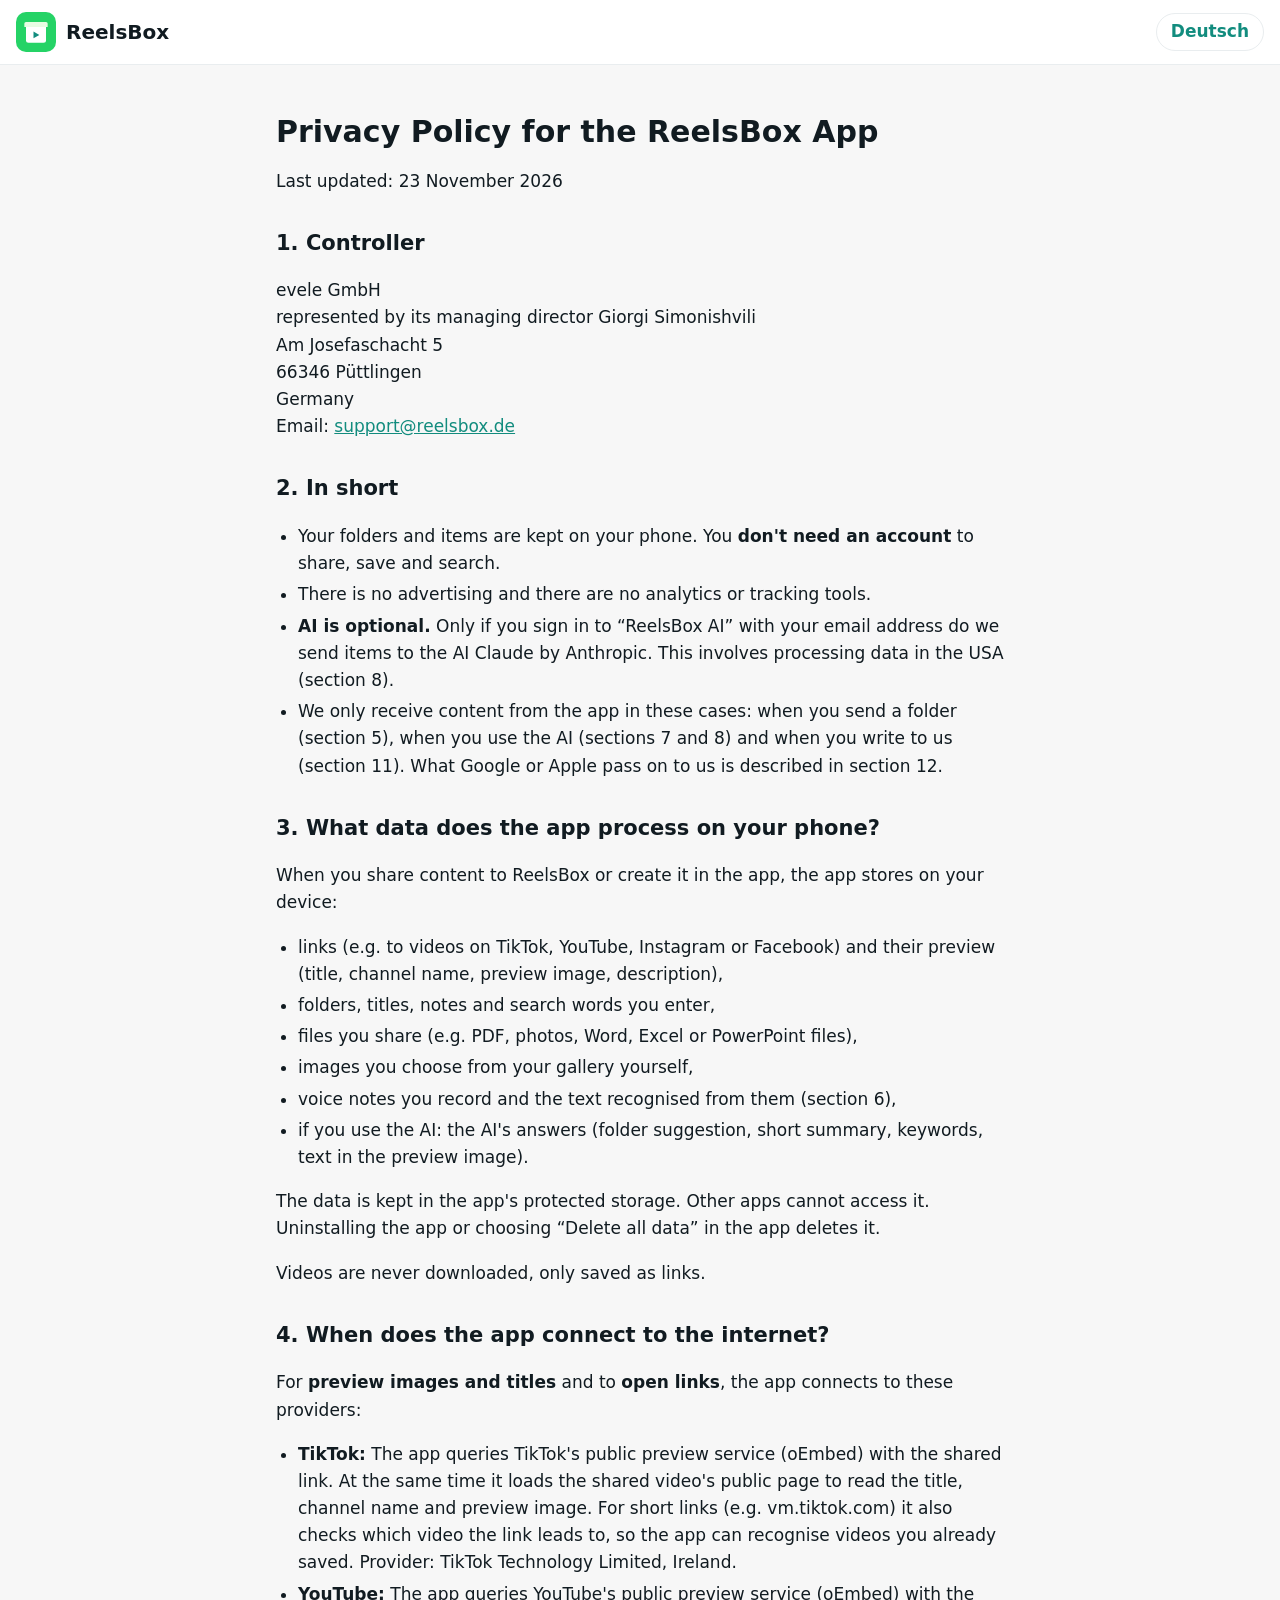
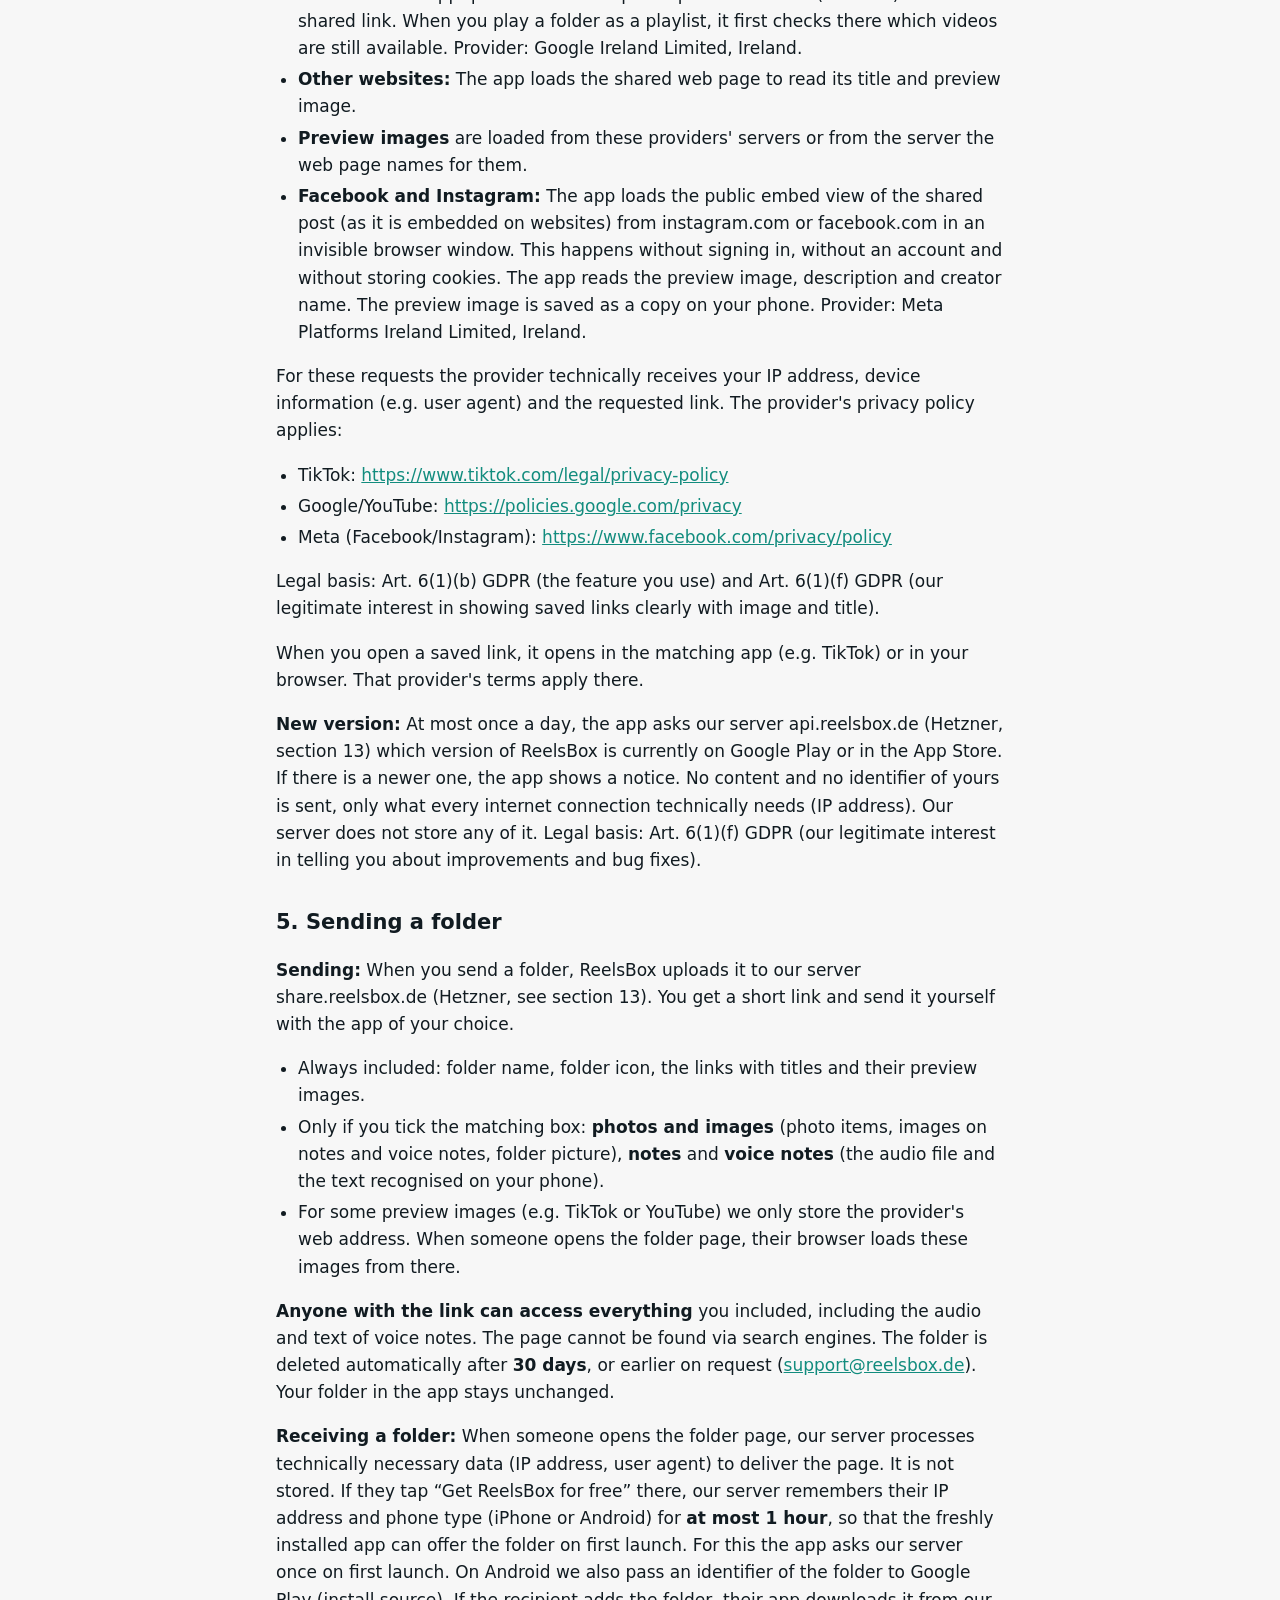
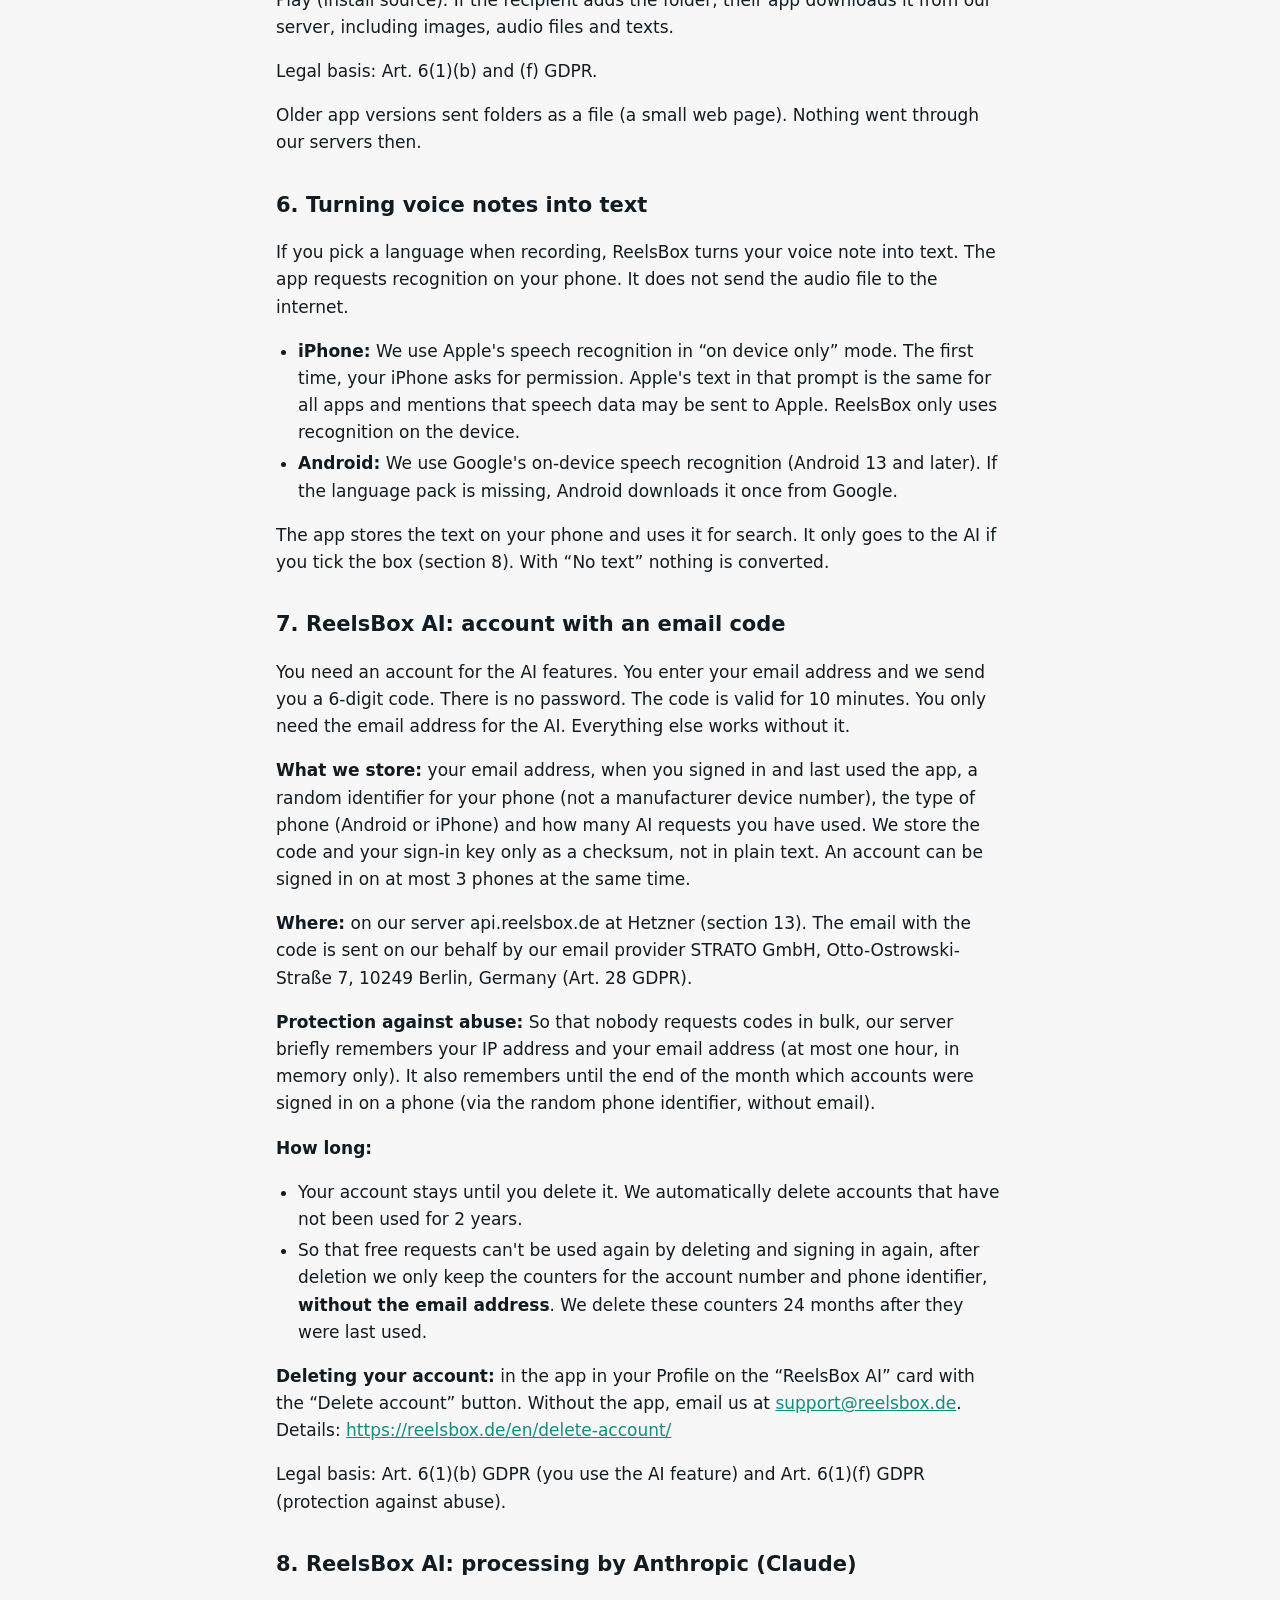
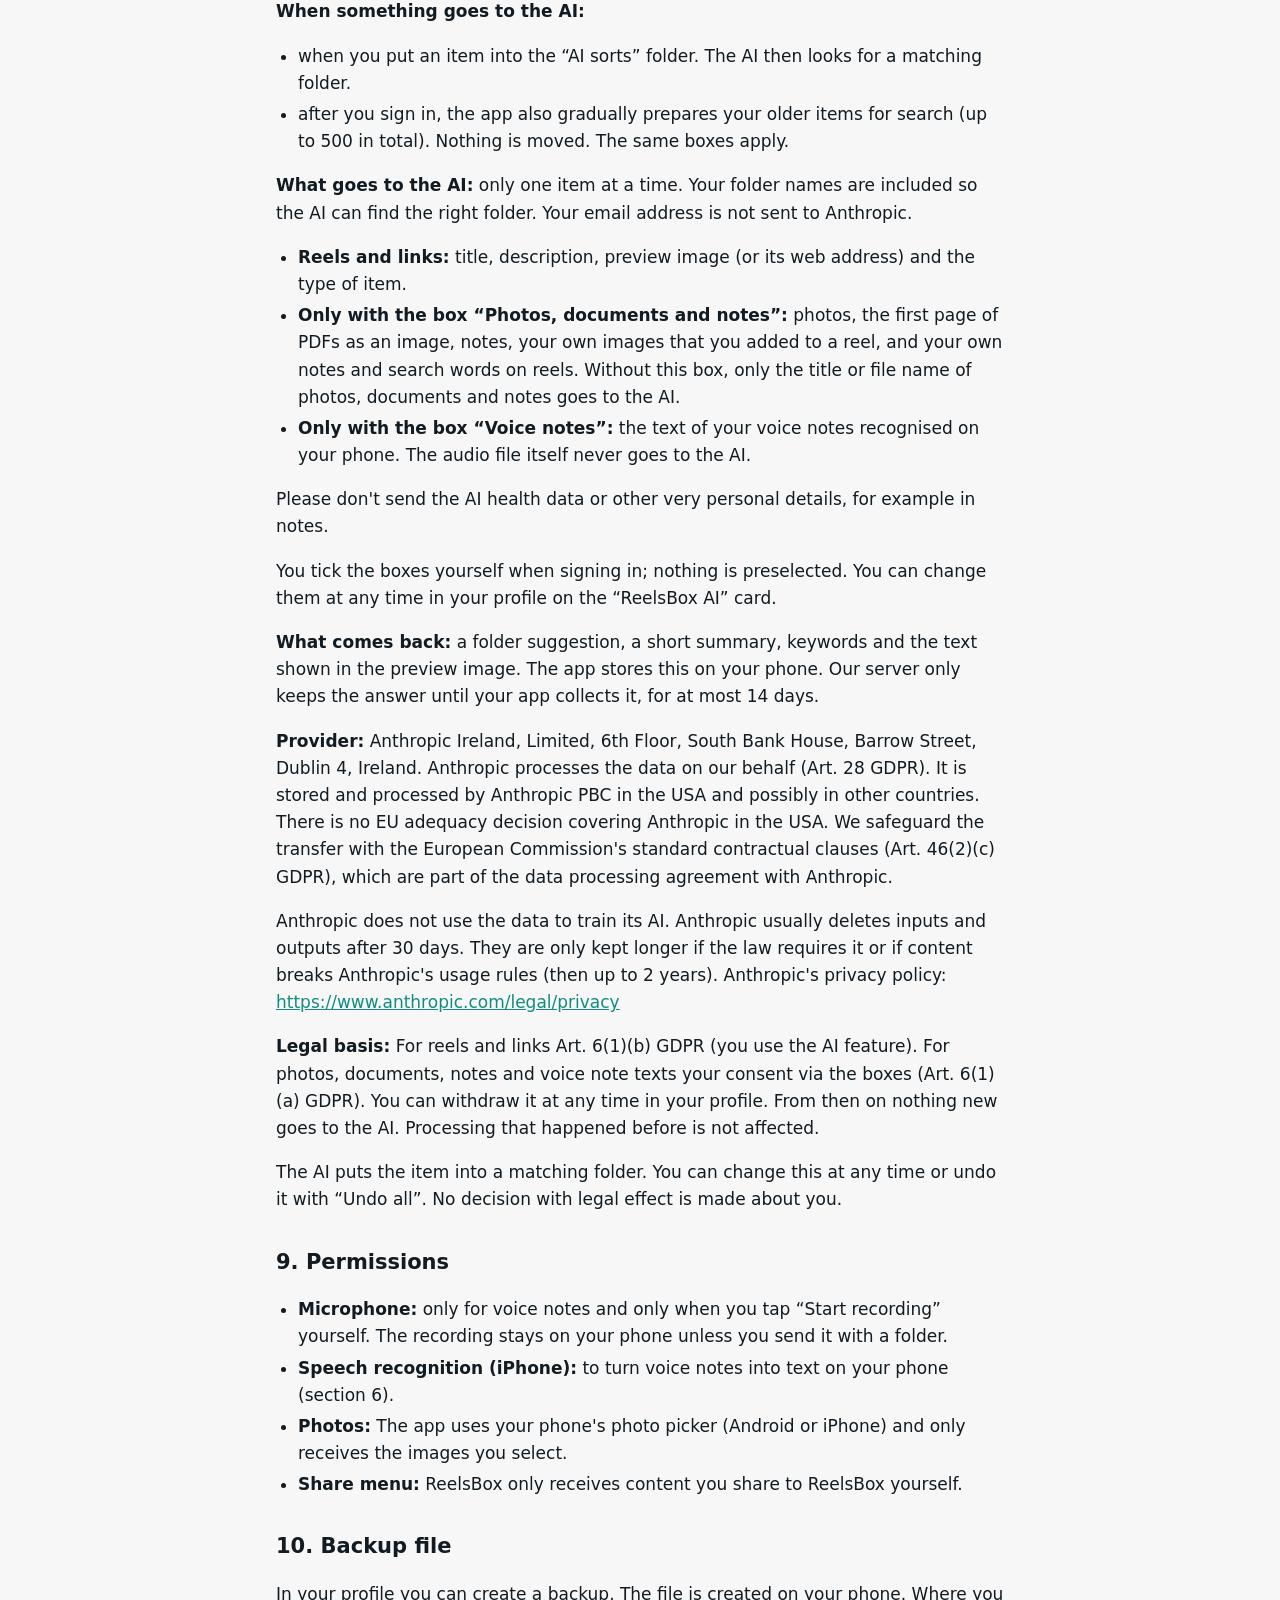
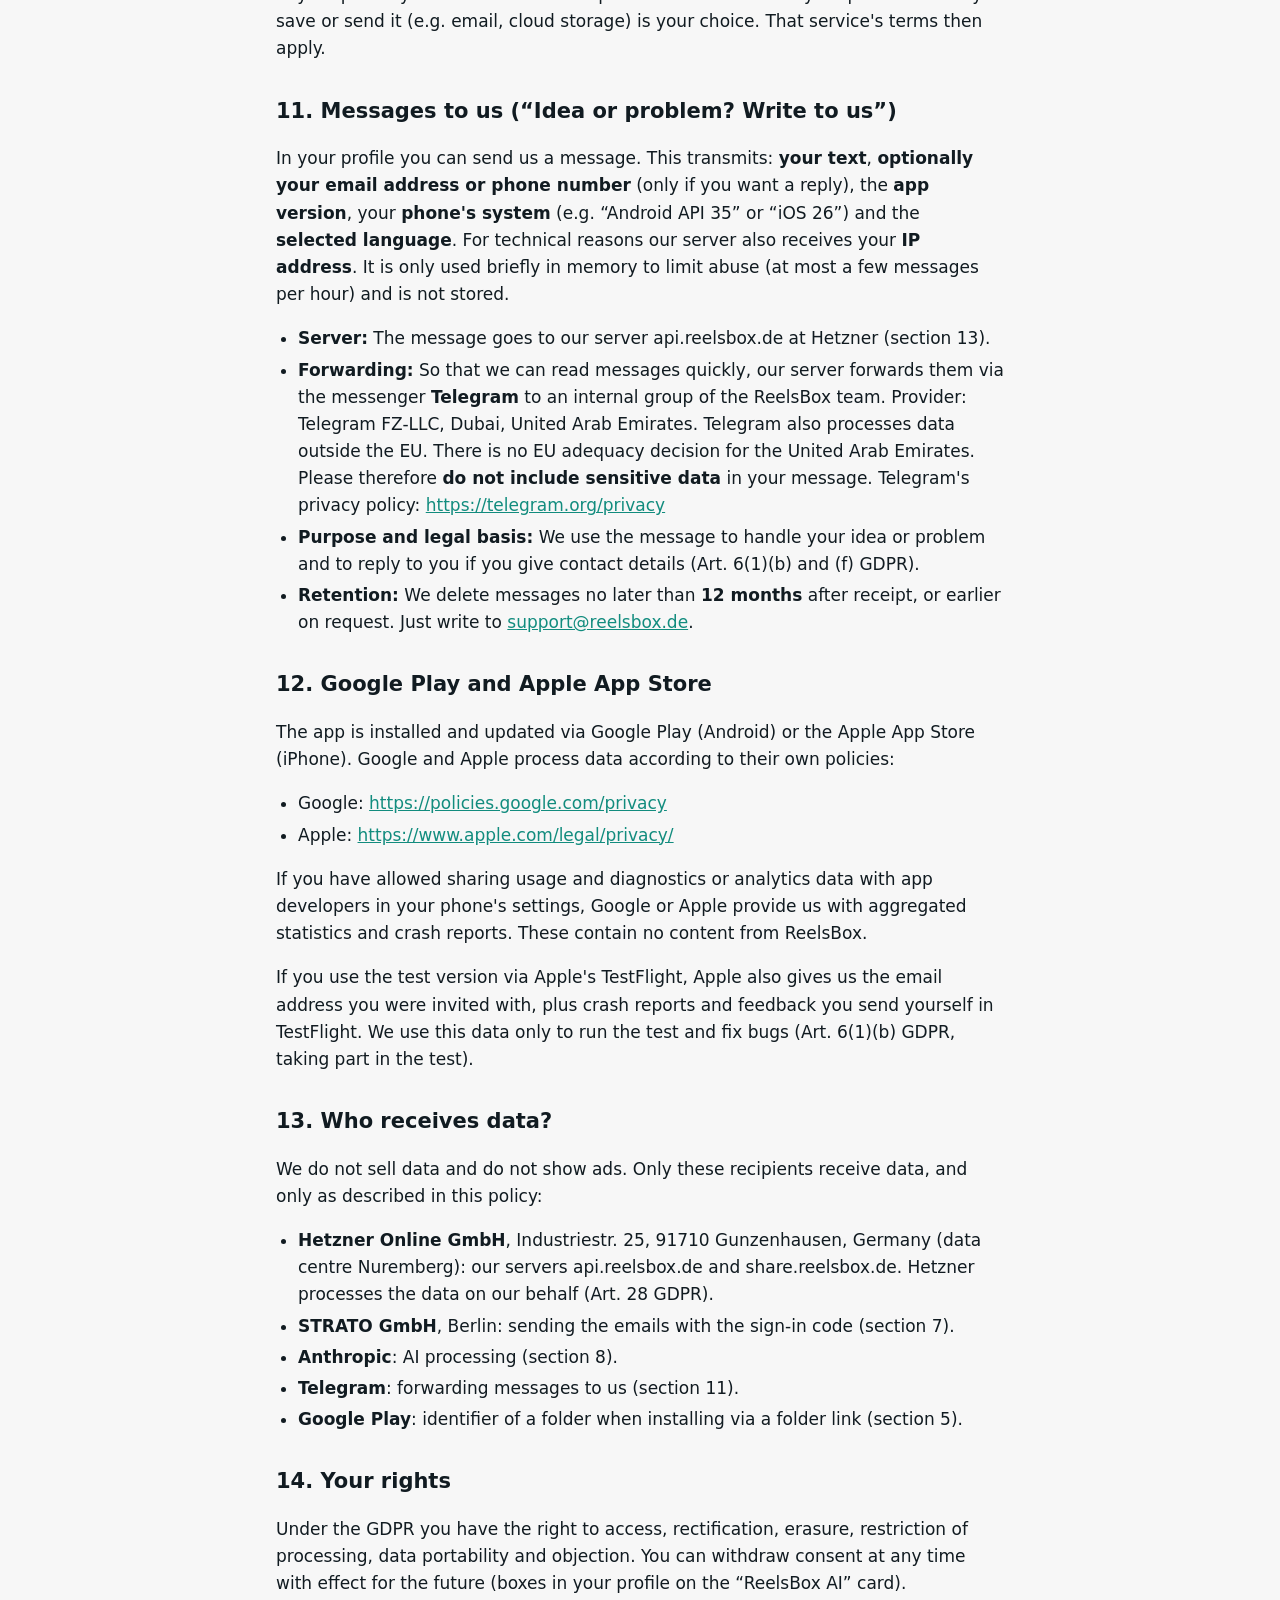
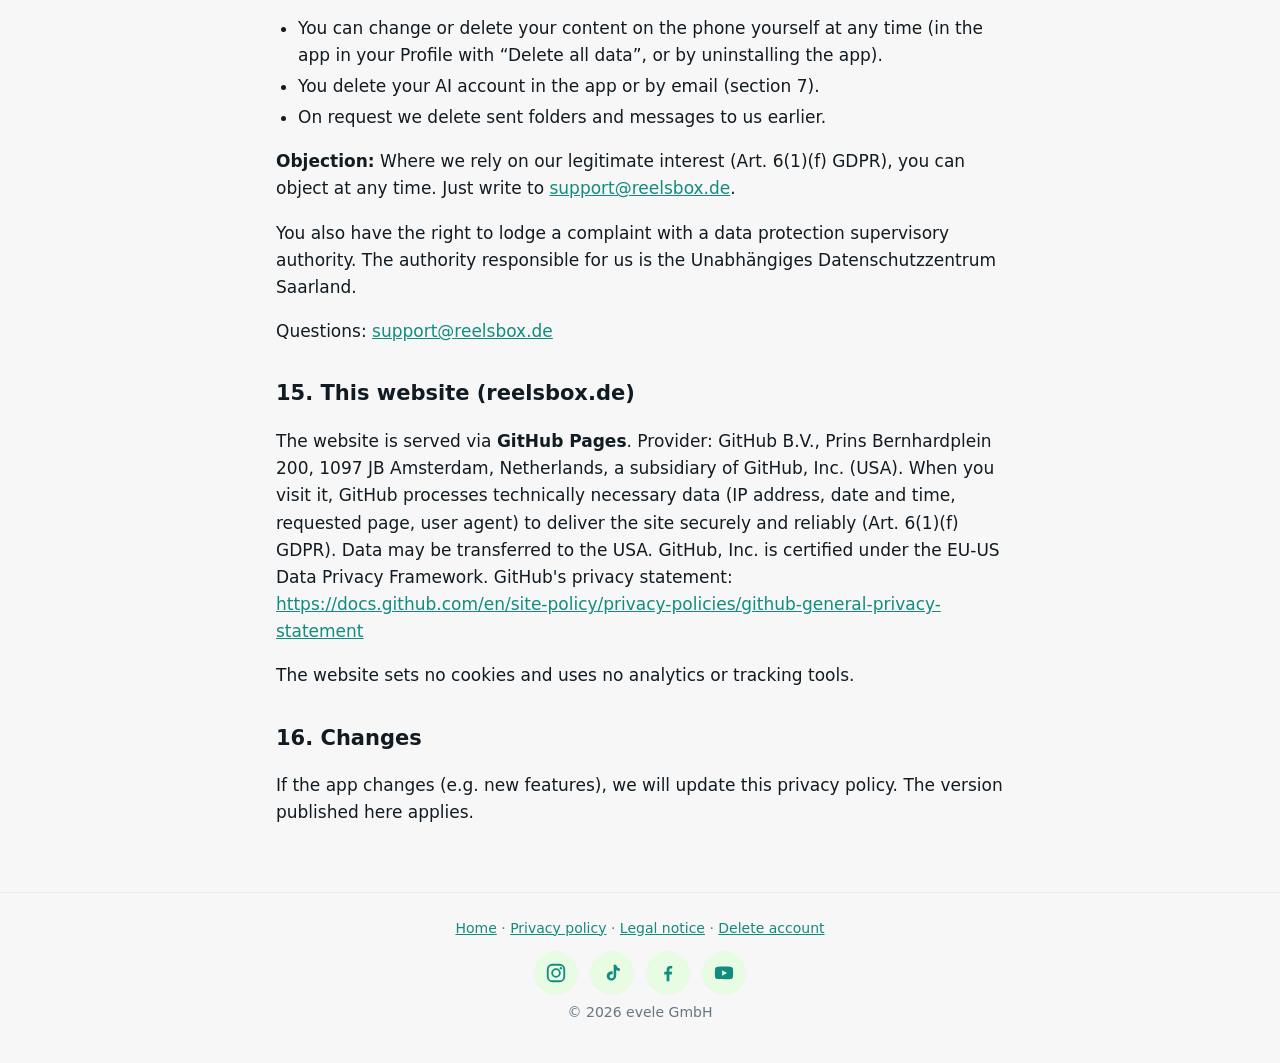
<file: en/privacy/index.html>
<!doctype html>
<html lang="en">
<head>
<meta charset="utf-8">
<meta name="viewport" content="width=device-width, initial-scale=1">
<title>Privacy policy | ReelsBox</title>
<meta name="description" content="Privacy policy of the ReelsBox app">
<link rel="alternate" hreflang="de" href="https://reelsbox.de/datenschutz/">
<link rel="alternate" hreflang="en" href="https://reelsbox.de/en/privacy/">
<link rel="icon" href="/favicon.ico" sizes="48x48">
<link rel="icon" href="/favicon.svg" type="image/svg+xml">
<link rel="icon" href="/icon-192.png" type="image/png" sizes="192x192">
<link rel="apple-touch-icon" href="/apple-touch-icon.png">
<link rel="stylesheet" href="/style.css?v=1795488478969">
</head>
<body>
<header class="top"><a class="brand" href="/en/"><svg viewBox="0 0 48 48" width="40" height="40" aria-hidden="true"><rect width="48" height="48" rx="12" fill="#25D366"/><path d="M12 18h24v16a3 3 0 0 1-3 3H15a3 3 0 0 1-3-3z" fill="#fff"/><path d="M10 14a2 2 0 0 1 2-2h24a2 2 0 0 1 2 2v4H10z" fill="#E7FCE3"/><path d="M21 23.5v8l7-4z" fill="#128C7E"/></svg><span>ReelsBox</span></a><a class="lang" href="/datenschutz/" hreflang="de" lang="de">Deutsch</a></header>
<main>
<h1>Privacy Policy for the ReelsBox App</h1>
<p>Last updated: 23 November 2026</p>
<h2>1. Controller</h2>
<p>evele GmbH<br>represented by its managing director Giorgi Simonishvili<br>Am Josefaschacht 5<br>66346 Püttlingen<br>Germany<br>Email: <a href="mailto:support@reelsbox.de">support@reelsbox.de</a></p>
<h2>2. In short</h2>
<ul><li>Your folders and items are kept on your phone. You <strong>don't need an account</strong> to share, save and search.</li><li>There is no advertising and there are no analytics or tracking tools.</li><li><strong>AI is optional.</strong> Only if you sign in to “ReelsBox AI” with your email address do we send items to the AI Claude by Anthropic. This involves processing data in the USA (section 8).</li><li>We only receive content from the app in these cases: when you send a folder (section 5), when you use the AI (sections 7 and 8) and when you write to us (section 11). What Google or Apple pass on to us is described in section 12.</li></ul>
<h2>3. What data does the app process on your phone?</h2>
<p>When you share content to ReelsBox or create it in the app, the app stores on your device:</p>
<ul><li>links (e.g. to videos on TikTok, YouTube, Instagram or Facebook) and their preview (title, channel name, preview image, description),</li><li>folders, titles, notes and search words you enter,</li><li>files you share (e.g. PDF, photos, Word, Excel or PowerPoint files),</li><li>images you choose from your gallery yourself,</li><li>voice notes you record and the text recognised from them (section 6),</li><li>if you use the AI: the AI's answers (folder suggestion, short summary, keywords, text in the preview image).</li></ul>
<p>The data is kept in the app's protected storage. Other apps cannot access it. Uninstalling the app or choosing “Delete all data” in the app deletes it.</p>
<p>Videos are never downloaded, only saved as links.</p>
<h2>4. When does the app connect to the internet?</h2>
<p>For <strong>preview images and titles</strong> and to <strong>open links</strong>, the app connects to these providers:</p>
<ul><li><strong>TikTok:</strong> The app queries TikTok's public preview service (oEmbed) with the shared link. At the same time it loads the shared video's public page to read the title, channel name and preview image. For short links (e.g. vm.tiktok.com) it also checks which video the link leads to, so the app can recognise videos you already saved. Provider: TikTok Technology Limited, Ireland.</li><li><strong>YouTube:</strong> The app queries YouTube's public preview service (oEmbed) with the shared link. When you play a folder as a playlist, it first checks there which videos are still available. Provider: Google Ireland Limited, Ireland.</li><li><strong>Other websites:</strong> The app loads the shared web page to read its title and preview image.</li><li><strong>Preview images</strong> are loaded from these providers' servers or from the server the web page names for them.</li><li><strong>Facebook and Instagram:</strong> The app loads the public embed view of the shared post (as it is embedded on websites) from instagram.com or facebook.com in an invisible browser window. This happens without signing in, without an account and without storing cookies. The app reads the preview image, description and creator name. The preview image is saved as a copy on your phone. Provider: Meta Platforms Ireland Limited, Ireland.</li></ul>
<p>For these requests the provider technically receives your IP address, device information (e.g. user agent) and the requested link. The provider's privacy policy applies:</p>
<ul><li>TikTok: <a href="https://www.tiktok.com/legal/privacy-policy">https://www.tiktok.com/legal/privacy-policy</a></li><li>Google/YouTube: <a href="https://policies.google.com/privacy">https://policies.google.com/privacy</a></li><li>Meta (Facebook/Instagram): <a href="https://www.facebook.com/privacy/policy">https://www.facebook.com/privacy/policy</a></li></ul>
<p>Legal basis: Art. 6(1)(b) GDPR (the feature you use) and Art. 6(1)(f) GDPR (our legitimate interest in showing saved links clearly with image and title).</p>
<p>When you open a saved link, it opens in the matching app (e.g. TikTok) or in your browser. That provider's terms apply there.</p>
<p><strong>New version:</strong> At most once a day, the app asks our server api.reelsbox.de (Hetzner, section 13) which version of ReelsBox is currently on Google Play or in the App Store. If there is a newer one, the app shows a notice. No content and no identifier of yours is sent, only what every internet connection technically needs (IP address). Our server does not store any of it. Legal basis: Art. 6(1)(f) GDPR (our legitimate interest in telling you about improvements and bug fixes).</p>
<h2>5. Sending a folder</h2>
<p><strong>Sending:</strong> When you send a folder, ReelsBox uploads it to our server share.reelsbox.de (Hetzner, see section 13). You get a short link and send it yourself with the app of your choice.</p>
<ul><li>Always included: folder name, folder icon, the links with titles and their preview images.</li><li>Only if you tick the matching box: <strong>photos and images</strong> (photo items, images on notes and voice notes, folder picture), <strong>notes</strong> and <strong>voice notes</strong> (the audio file and the text recognised on your phone).</li><li>For some preview images (e.g. TikTok or YouTube) we only store the provider's web address. When someone opens the folder page, their browser loads these images from there.</li></ul>
<p><strong>Anyone with the link can access everything</strong> you included, including the audio and text of voice notes. The page cannot be found via search engines. The folder is deleted automatically after <strong>30 days</strong>, or earlier on request (<a href="mailto:support@reelsbox.de">support@reelsbox.de</a>). Your folder in the app stays unchanged.</p>
<p><strong>Receiving a folder:</strong> When someone opens the folder page, our server processes technically necessary data (IP address, user agent) to deliver the page. It is not stored. If they tap “Get ReelsBox for free” there, our server remembers their IP address and phone type (iPhone or Android) for <strong>at most 1 hour</strong>, so that the freshly installed app can offer the folder on first launch. For this the app asks our server once on first launch. On Android we also pass an identifier of the folder to Google Play (install source). If the recipient adds the folder, their app downloads it from our server, including images, audio files and texts.</p>
<p>Legal basis: Art. 6(1)(b) and (f) GDPR.</p>
<p>Older app versions sent folders as a file (a small web page). Nothing went through our servers then.</p>
<h2>6. Turning voice notes into text</h2>
<p>If you pick a language when recording, ReelsBox turns your voice note into text. The app requests recognition on your phone. It does not send the audio file to the internet.</p>
<ul><li><strong>iPhone:</strong> We use Apple's speech recognition in “on device only” mode. The first time, your iPhone asks for permission. Apple's text in that prompt is the same for all apps and mentions that speech data may be sent to Apple. ReelsBox only uses recognition on the device.</li><li><strong>Android:</strong> We use Google's on-device speech recognition (Android 13 and later). If the language pack is missing, Android downloads it once from Google.</li></ul>
<p>The app stores the text on your phone and uses it for search. It only goes to the AI if you tick the box (section 8). With “No text” nothing is converted.</p>
<h2>7. ReelsBox AI: account with an email code</h2>
<p>You need an account for the AI features. You enter your email address and we send you a 6-digit code. There is no password. The code is valid for 10 minutes. You only need the email address for the AI. Everything else works without it.</p>
<p><strong>What we store:</strong> your email address, when you signed in and last used the app, a random identifier for your phone (not a manufacturer device number), the type of phone (Android or iPhone) and how many AI requests you have used. We store the code and your sign-in key only as a checksum, not in plain text. An account can be signed in on at most 3 phones at the same time.</p>
<p><strong>Where:</strong> on our server api.reelsbox.de at Hetzner (section 13). The email with the code is sent on our behalf by our email provider STRATO GmbH, Otto-Ostrowski-Straße 7, 10249 Berlin, Germany (Art. 28 GDPR).</p>
<p><strong>Protection against abuse:</strong> So that nobody requests codes in bulk, our server briefly remembers your IP address and your email address (at most one hour, in memory only). It also remembers until the end of the month which accounts were signed in on a phone (via the random phone identifier, without email).</p>
<p><strong>How long:</strong></p>
<ul><li>Your account stays until you delete it. We automatically delete accounts that have not been used for 2 years.</li><li>So that free requests can't be used again by deleting and signing in again, after deletion we only keep the counters for the account number and phone identifier, <strong>without the email address</strong>. We delete these counters 24 months after they were last used.</li></ul>
<p><strong>Deleting your account:</strong> in the app in your Profile on the “ReelsBox AI” card with the “Delete account” button. Without the app, email us at <a href="mailto:support@reelsbox.de">support@reelsbox.de</a>. Details: <a href="https://reelsbox.de/en/delete-account/">https://reelsbox.de/en/delete-account/</a></p>
<p>Legal basis: Art. 6(1)(b) GDPR (you use the AI feature) and Art. 6(1)(f) GDPR (protection against abuse).</p>
<h2>8. ReelsBox AI: processing by Anthropic (Claude)</h2>
<p><strong>When something goes to the AI:</strong></p>
<ul><li>when you put an item into the “AI sorts” folder. The AI then looks for a matching folder.</li><li>after you sign in, the app also gradually prepares your older items for search (up to 500 in total). Nothing is moved. The same boxes apply.</li></ul>
<p><strong>What goes to the AI:</strong> only one item at a time. Your folder names are included so the AI can find the right folder. Your email address is not sent to Anthropic.</p>
<ul><li><strong>Reels and links:</strong> title, description, preview image (or its web address) and the type of item.</li><li><strong>Only with the box “Photos, documents and notes”:</strong> photos, the first page of PDFs as an image, notes, your own images that you added to a reel, and your own notes and search words on reels. Without this box, only the title or file name of photos, documents and notes goes to the AI.</li><li><strong>Only with the box “Voice notes”:</strong> the text of your voice notes recognised on your phone. The audio file itself never goes to the AI.</li></ul>
<p>Please don't send the AI health data or other very personal details, for example in notes.</p>
<p>You tick the boxes yourself when signing in; nothing is preselected. You can change them at any time in your profile on the “ReelsBox AI” card.</p>
<p><strong>What comes back:</strong> a folder suggestion, a short summary, keywords and the text shown in the preview image. The app stores this on your phone. Our server only keeps the answer until your app collects it, for at most 14 days.</p>
<p><strong>Provider:</strong> Anthropic Ireland, Limited, 6th Floor, South Bank House, Barrow Street, Dublin 4, Ireland. Anthropic processes the data on our behalf (Art. 28 GDPR). It is stored and processed by Anthropic PBC in the USA and possibly in other countries. There is no EU adequacy decision covering Anthropic in the USA. We safeguard the transfer with the European Commission's standard contractual clauses (Art. 46(2)(c) GDPR), which are part of the data processing agreement with Anthropic.</p>
<p>Anthropic does not use the data to train its AI. Anthropic usually deletes inputs and outputs after 30 days. They are only kept longer if the law requires it or if content breaks Anthropic's usage rules (then up to 2 years). Anthropic's privacy policy: <a href="https://www.anthropic.com/legal/privacy">https://www.anthropic.com/legal/privacy</a></p>
<p><strong>Legal basis:</strong> For reels and links Art. 6(1)(b) GDPR (you use the AI feature). For photos, documents, notes and voice note texts your consent via the boxes (Art. 6(1)(a) GDPR). You can withdraw it at any time in your profile. From then on nothing new goes to the AI. Processing that happened before is not affected.</p>
<p>The AI puts the item into a matching folder. You can change this at any time or undo it with “Undo all”. No decision with legal effect is made about you.</p>
<h2>9. Permissions</h2>
<ul><li><strong>Microphone:</strong> only for voice notes and only when you tap “Start recording” yourself. The recording stays on your phone unless you send it with a folder.</li><li><strong>Speech recognition (iPhone):</strong> to turn voice notes into text on your phone (section 6).</li><li><strong>Photos:</strong> The app uses your phone's photo picker (Android or iPhone) and only receives the images you select.</li><li><strong>Share menu:</strong> ReelsBox only receives content you share to ReelsBox yourself.</li></ul>
<h2>10. Backup file</h2>
<p>In your profile you can create a backup. The file is created on your phone. Where you save or send it (e.g. email, cloud storage) is your choice. That service's terms then apply.</p>
<h2>11. Messages to us (“Idea or problem? Write to us”)</h2>
<p>In your profile you can send us a message. This transmits: <strong>your text</strong>, <strong>optionally your email address or phone number</strong> (only if you want a reply), the <strong>app version</strong>, your <strong>phone's system</strong> (e.g. “Android API 35” or “iOS 26”) and the <strong>selected language</strong>. For technical reasons our server also receives your <strong>IP address</strong>. It is only used briefly in memory to limit abuse (at most a few messages per hour) and is not stored.</p>
<ul><li><strong>Server:</strong> The message goes to our server api.reelsbox.de at Hetzner (section 13).</li><li><strong>Forwarding:</strong> So that we can read messages quickly, our server forwards them via the messenger <strong>Telegram</strong> to an internal group of the ReelsBox team. Provider: Telegram FZ-LLC, Dubai, United Arab Emirates. Telegram also processes data outside the EU. There is no EU adequacy decision for the United Arab Emirates. Please therefore <strong>do not include sensitive data</strong> in your message. Telegram's privacy policy: <a href="https://telegram.org/privacy">https://telegram.org/privacy</a></li><li><strong>Purpose and legal basis:</strong> We use the message to handle your idea or problem and to reply to you if you give contact details (Art. 6(1)(b) and (f) GDPR).</li><li><strong>Retention:</strong> We delete messages no later than <strong>12 months</strong> after receipt, or earlier on request. Just write to <a href="mailto:support@reelsbox.de">support@reelsbox.de</a>.</li></ul>
<h2>12. Google Play and Apple App Store</h2>
<p>The app is installed and updated via Google Play (Android) or the Apple App Store (iPhone). Google and Apple process data according to their own policies:</p>
<ul><li>Google: <a href="https://policies.google.com/privacy">https://policies.google.com/privacy</a></li><li>Apple: <a href="https://www.apple.com/legal/privacy/">https://www.apple.com/legal/privacy/</a></li></ul>
<p>If you have allowed sharing usage and diagnostics or analytics data with app developers in your phone's settings, Google or Apple provide us with aggregated statistics and crash reports. These contain no content from ReelsBox.</p>
<p>If you use the test version via Apple's TestFlight, Apple also gives us the email address you were invited with, plus crash reports and feedback you send yourself in TestFlight. We use this data only to run the test and fix bugs (Art. 6(1)(b) GDPR, taking part in the test).</p>
<h2>13. Who receives data?</h2>
<p>We do not sell data and do not show ads. Only these recipients receive data, and only as described in this policy:</p>
<ul><li><strong>Hetzner Online GmbH</strong>, Industriestr. 25, 91710 Gunzenhausen, Germany (data centre Nuremberg): our servers api.reelsbox.de and share.reelsbox.de. Hetzner processes the data on our behalf (Art. 28 GDPR).</li><li><strong>STRATO GmbH</strong>, Berlin: sending the emails with the sign-in code (section 7).</li><li><strong>Anthropic</strong>: AI processing (section 8).</li><li><strong>Telegram</strong>: forwarding messages to us (section 11).</li><li><strong>Google Play</strong>: identifier of a folder when installing via a folder link (section 5).</li></ul>
<h2>14. Your rights</h2>
<p>Under the GDPR you have the right to access, rectification, erasure, restriction of processing, data portability and objection. You can withdraw consent at any time with effect for the future (boxes in your profile on the “ReelsBox AI” card).</p>
<ul><li>You can change or delete your content on the phone yourself at any time (in the app in your Profile with “Delete all data”, or by uninstalling the app).</li><li>You delete your AI account in the app or by email (section 7).</li><li>On request we delete sent folders and messages to us earlier.</li></ul>
<p><strong>Objection:</strong> Where we rely on our legitimate interest (Art. 6(1)(f) GDPR), you can object at any time. Just write to <a href="mailto:support@reelsbox.de">support@reelsbox.de</a>.</p>
<p>You also have the right to lodge a complaint with a data protection supervisory authority. The authority responsible for us is the Unabhängiges Datenschutzzentrum Saarland.</p>
<p>Questions: <a href="mailto:support@reelsbox.de">support@reelsbox.de</a></p>
<h2>15. This website (reelsbox.de)</h2>
<p>The website is served via <strong>GitHub Pages</strong>. Provider: GitHub B.V., Prins Bernhardplein 200, 1097 JB Amsterdam, Netherlands, a subsidiary of GitHub, Inc. (USA). When you visit it, GitHub processes technically necessary data (IP address, date and time, requested page, user agent) to deliver the site securely and reliably (Art. 6(1)(f) GDPR). Data may be transferred to the USA. GitHub, Inc. is certified under the EU-US Data Privacy Framework. GitHub's privacy statement: <a href="https://docs.github.com/en/site-policy/privacy-policies/github-general-privacy-statement">https://docs.github.com/en/site-policy/privacy-policies/github-general-privacy-statement</a></p>
<p>The website sets no cookies and uses no analytics or tracking tools.</p>
<h2>16. Changes</h2>
<p>If the app changes (e.g. new features), we will update this privacy policy. The version published here applies.</p>
</main>
<footer>
<a href="/en/">Home</a> · <a href="/en/privacy/">Privacy policy</a> · <a href="/en/legal-notice/">Legal notice</a> · <a href="/en/delete-account/">Delete account</a>
<div class="social"><a href="https://www.instagram.com/reelsboxapp/" target="_blank" rel="noopener" aria-label="Instagram" title="Instagram"><svg viewBox="0 0 24 24" width="22" height="22" aria-hidden="true"><rect x="3" y="3" width="18" height="18" rx="5" fill="none" stroke="currentColor" stroke-width="2"/><circle cx="12" cy="12" r="4.2" fill="none" stroke="currentColor" stroke-width="2"/><circle cx="17.3" cy="6.7" r="1.3" fill="currentColor"/></svg></a><a href="https://www.tiktok.com/@reelsboxapp" target="_blank" rel="noopener" aria-label="TikTok" title="TikTok"><svg viewBox="0 0 24 24" width="22" height="22" aria-hidden="true"><path fill="currentColor" d="M16.6 3c.3 2.2 1.6 3.6 3.9 3.8v3.1c-1.4.1-2.6-.3-3.9-1.1v5.9c0 4-3.8 6.4-7.2 5.1-2.4-.9-3.7-3.5-3-6 .8-2.8 3.6-4.3 6.3-3.6v3.2c-1.3-.5-2.8.2-3.2 1.5-.4 1.4.6 2.9 2.1 2.9 1.3 0 2.2-1 2.2-2.4V3z"/></svg></a><a href="https://www.facebook.com/1409324085595600" target="_blank" rel="noopener" aria-label="Facebook" title="Facebook"><svg viewBox="0 0 24 24" width="22" height="22" aria-hidden="true"><path fill="currentColor" d="M13.5 21v-7.5h2.6l.4-3h-3V8.6c0-.9.3-1.5 1.5-1.5h1.6V4.4c-.3 0-1.2-.1-2.3-.1-2.3 0-3.8 1.4-3.8 3.9v2.3H7.9v3h2.6V21z"/></svg></a><a href="https://www.youtube.com/@reelsbox_app" target="_blank" rel="noopener" aria-label="YouTube" title="YouTube"><svg viewBox="0 0 24 24" width="22" height="22" aria-hidden="true"><path fill="currentColor" d="M21.6 7.2a2.5 2.5 0 0 0-1.8-1.8C18.2 5 12 5 12 5s-6.2 0-7.8.4A2.5 2.5 0 0 0 2.4 7.2C2 8.8 2 12 2 12s0 3.2.4 4.8a2.5 2.5 0 0 0 1.8 1.8C5.8 19 12 19 12 19s6.2 0 7.8-.4a2.5 2.5 0 0 0 1.8-1.8c.4-1.6.4-4.8.4-4.8s0-3.2-.4-4.8zM10 15V9l5.2 3z"/></svg></a></div>
<div class="small">© 2026 evele GmbH</div>
</footer>
</body>
</html>
</file>
<file: style.css>
:root{--bg:#F7F7F7;--surface:#fff;--text:#111B21;--muted:#667781;--accent:#25D366;--accent-dark:#128C7E;--chip:#E7FCE3;--border:#E9EDEF;--hl:#128C7E;--badge:#0B6B5F;--bezel:#111B21;--phone-shadow:0 18px 40px rgba(17,27,33,.18),0 2px 6px rgba(17,27,33,.12)}
@media (prefers-color-scheme:dark){:root{--bg:#0B141A;--surface:#111B21;--text:#E9EDEF;--muted:#8696A0;--chip:#103529;--border:#22313A;--hl:#25D366;--badge:#25D366;--bezel:#2A3942;--phone-shadow:0 18px 40px rgba(0,0,0,.5)}}
*{box-sizing:border-box}
body{margin:0;background:var(--bg);color:var(--text);font:17px/1.6 system-ui,-apple-system,"Segoe UI",Roboto,sans-serif}
a{color:var(--accent-dark)}
@media (prefers-color-scheme:dark){a{color:var(--accent)}}
.top{background:var(--surface);border-bottom:1px solid var(--border);padding:12px 16px}
.top{display:flex;align-items:center;justify-content:space-between}
.lang{font-weight:600;text-decoration:none;border:1px solid var(--border);border-radius:999px;padding:4px 14px}
.brand{display:inline-flex;align-items:center;gap:10px;text-decoration:none;color:var(--text);font-weight:700;font-size:20px}
main{max-width:760px;margin:0 auto;padding:24px 16px 48px}
h1{font-size:30px;line-height:1.25;margin:24px 0 12px}
h2{font-size:21px;margin:32px 0 8px}
hr{border:0;border-top:1px solid var(--border);margin:48px 0}
ul{padding-left:22px}
li{margin:4px 0}
p{overflow-wrap:anywhere}
.stores{display:flex;flex-wrap:wrap;gap:10px;margin-top:8px}
.stores a{display:block}
.stores img{display:block;height:48px;width:auto}
.cta .stores{justify-content:center}
.stores a:focus-visible,.lang:focus-visible{outline:3px solid var(--accent);outline-offset:3px}
.note{color:var(--muted);font-size:15px;margin:10px 0 0}
main.home{max-width:none;padding:0}
.wrap{max-width:1120px;margin:0 auto;padding:0 16px}
.hl{color:var(--hl);white-space:nowrap}
.hero{padding:28px 0 44px;overflow:hidden}
.hero-grid{display:grid;gap:36px;align-items:center}
.kicker{color:var(--hl);font-weight:700;font-size:19px;margin:0 0 6px}
.hero h1{font-size:clamp(38px,6.2vw,64px);line-height:1.08;letter-spacing:-.02em;margin:0 0 16px}
.lead{font-size:19px;color:var(--muted);margin:0 0 20px;max-width:34em}
.hero-phones{display:flex;align-items:flex-start;justify-content:center;gap:clamp(14px,3vw,28px);padding-bottom:8px}
.hero-phones .phone{flex:0 1 250px}
.hero-phones .front{order:1}
.hero-phones .back{order:2;margin-top:clamp(36px,6vw,64px)}
.phone{margin:0;padding:clamp(5px,1.2vw,8px);border-radius:clamp(22px,4vw,34px);background:var(--bezel);box-shadow:var(--phone-shadow)}
.phone img,.phone video{display:block;width:100%;height:auto;border-radius:clamp(17px,3.2vw,27px);background:var(--surface)}
.band{background:var(--chip);padding:32px 0}
.band-grid{display:grid;grid-template-columns:repeat(2,1fr);gap:24px 16px}
.band-item{display:flex;flex-direction:column;align-items:center;text-align:center;gap:4px}
.band-item strong{font-size:17px;line-height:1.3}
.band-item span:last-child{color:var(--muted);font-size:15px;line-height:1.45}
.band-icon{display:inline-flex;align-items:center;justify-content:center;width:56px;height:56px;border-radius:50%;background:var(--surface);color:var(--hl);margin-bottom:6px}
.section-title{font-size:clamp(28px,4vw,40px);line-height:1.15;text-align:center;margin:0 0 8px}
.intro{padding:56px 0 0}
.intro-video{position:relative;width:min(100%,340px);margin:24px auto 0}
.intro-video video{display:block;width:100%;height:auto;border-radius:28px;background:var(--accent-dark);box-shadow:var(--phone-shadow)}
.sound{position:absolute;right:12px;bottom:12px;border:0;border-radius:999px;padding:10px 16px;min-height:44px;font:600 15px/1 system-ui,-apple-system,"Segoe UI",Roboto,sans-serif;background:rgba(17,27,33,.72);color:#fff;cursor:pointer}
.sound:focus-visible{outline:3px solid var(--accent);outline-offset:3px}
.features{padding:56px 0 24px}
.feature{display:grid;gap:24px;align-items:center;padding:40px 0}
.feature+.feature{border-top:1px solid var(--border)}
.feature-text h3{font-size:clamp(24px,3vw,32px);line-height:1.2;margin:8px 0 10px}
.feature-text p{font-size:18px;color:var(--muted);margin:0;max-width:30em}
.feature-media .phone{width:62%;max-width:270px;margin:0 auto}
.badge{display:inline-block;background:var(--chip);color:var(--badge);font-size:13px;font-weight:700;letter-spacing:.04em;border-radius:999px;padding:3px 12px}
.more{padding:24px 0 64px}
.more-grid{display:grid;gap:12px;margin-top:24px}
.more-grid div{background:var(--surface);border:1px solid var(--border);border-radius:16px;padding:18px;display:flex;flex-direction:column;gap:4px}
.more-grid span{color:var(--muted);font-size:15px}
.cta{background:var(--surface);border-top:1px solid var(--border);padding:56px 0 64px;text-align:center}
.cta h2{font-size:clamp(30px,5vw,48px);line-height:1.12;letter-spacing:-.01em;margin:0 0 12px}
.cta p{color:var(--muted);font-size:18px;margin:0 auto 16px;max-width:32em}
.cta .note{margin-top:10px;font-size:15px}
@media (min-width:640px){.more-grid{grid-template-columns:repeat(3,1fr)}}
@media (min-width:860px){
.hero{padding:64px 0 80px}
.hero-grid{grid-template-columns:1.05fr 1fr;gap:48px}
.band-grid{grid-template-columns:repeat(4,1fr)}
.feature{grid-template-columns:1fr 1fr;gap:64px;padding:56px 0}
.feature:nth-of-type(even) .feature-text{order:2}
.feature-media .phone{width:100%}
}
footer{text-align:center;color:var(--muted);font-size:14px;padding:24px 16px 40px;border-top:1px solid var(--border)}
footer .small{margin-top:6px}
footer .social{margin-top:12px}
.social{display:flex;justify-content:center;gap:12px}
.social a{display:inline-flex;align-items:center;justify-content:center;width:44px;height:44px;border-radius:50%;background:var(--chip);color:var(--hl);text-decoration:none}
.social a:hover{background:var(--accent);color:#fff}
.cta .follow{margin:28px 0 10px;font-size:15px;font-weight:600;color:var(--muted)}
</file>
